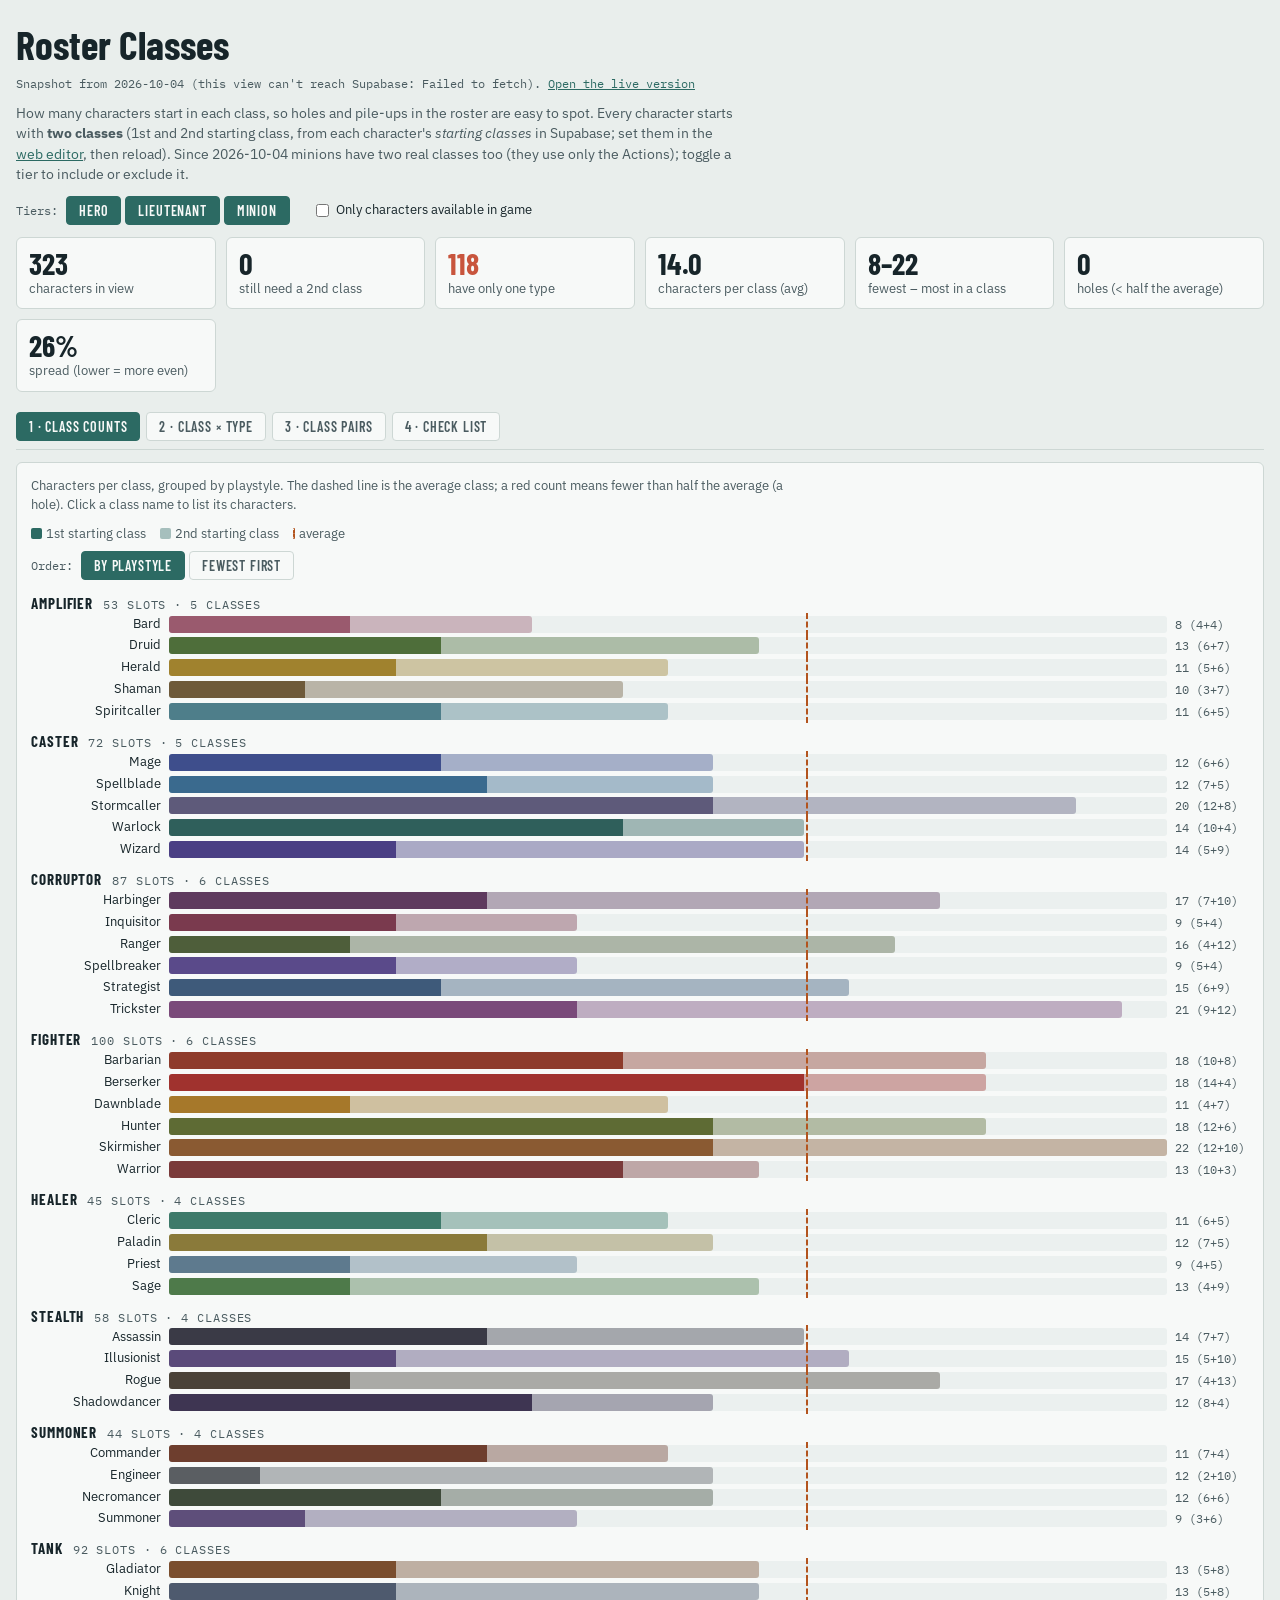
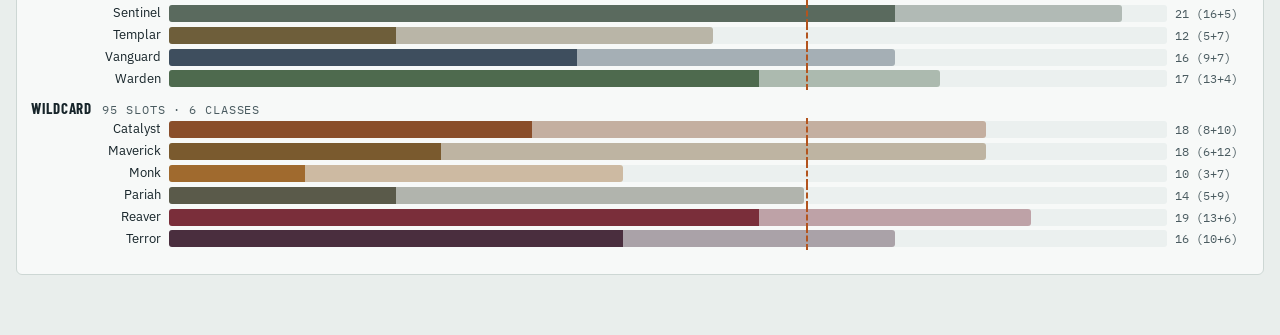
<file: roster.html>
<!doctype html>
<html lang="en"><head><meta charset="utf-8"><meta name="viewport" content="width=device-width,initial-scale=1">
<title>Roster Classes</title>
<link rel="preconnect" href="https://fonts.googleapis.com">
<link rel="stylesheet" href="https://fonts.googleapis.com/css2?family=Barlow+Condensed:wght@500;600;700&family=IBM+Plex+Sans:wght@400;500;600&family=IBM+Plex+Mono:wght@400;500&display=swap">
<style>
:root{--ground:#e9eeec;--panel:#f7f9f8;--ink:#17252a;--ink2:#4a5b60;--line:#cdd7d4;--accent:#2c6a63;--heat:44,106,99;--warn:#b3541e;--hole:#c8553d;
--display:"Barlow Condensed","Arial Narrow",sans-serif;--body:"IBM Plex Sans",system-ui,sans-serif;--mono:"IBM Plex Mono",ui-monospace,monospace;color-scheme:light}
@media (prefers-color-scheme:dark){:root:not([data-theme="light"]){--ground:#101719;--panel:#172124;--ink:#dde7e5;--ink2:#9aaeb0;--line:#2b3a3e;--accent:#6fb8ad;--heat:111,184,173;--warn:#f0a070;--hole:#e27a6a;color-scheme:dark}}
:root[data-theme="dark"]{--ground:#101719;--panel:#172124;--ink:#dde7e5;--ink2:#9aaeb0;--line:#2b3a3e;--accent:#6fb8ad;--heat:111,184,173;--warn:#f0a070;--hole:#e27a6a;color-scheme:dark}
*{box-sizing:border-box}body{margin:0;background:var(--ground);color:var(--ink);font:14px/1.45 var(--body);padding:0 16px 60px}
.wrap{max-width:1320px;margin:0 auto}h1{font:700 40px/1 var(--display);margin:24px 0 6px}.lede{color:var(--ink2);max-width:90ch;margin:6px 0 12px}
a{color:var(--accent)}
.tabs{display:flex;gap:6px;flex-wrap:wrap;border-bottom:1px solid var(--line);margin:10px 0 12px;position:sticky;top:0;background:var(--ground);padding:8px 0;z-index:5}
.tabs button,.seg button{font:600 14px var(--display);letter-spacing:.06em;text-transform:uppercase;border:1px solid var(--line);background:var(--panel);color:var(--ink2);padding:5px 12px;border-radius:4px;cursor:pointer}
.tabs button[aria-selected="true"],.seg button[aria-pressed="true"]{background:var(--accent);border-color:var(--accent);color:var(--panel)}
.seg{display:inline-flex;gap:4px;flex-wrap:wrap;align-items:center}.seg span{font:12px var(--mono);color:var(--ink2);margin-right:4px}
.controls{display:flex;flex-wrap:wrap;gap:10px 22px;margin:0 0 12px;align-items:center}
.panel{background:var(--panel);border:1px solid var(--line);border-radius:6px;padding:14px}
.note{color:var(--ink2);font-size:13px;margin:0 0 10px;max-width:95ch}.stat{font:12px var(--mono);color:var(--ink2)}
button:focus-visible,input:focus-visible{outline:2px solid var(--accent);outline-offset:2px}
.kpis{display:grid;grid-template-columns:repeat(auto-fit,minmax(170px,1fr));gap:10px;margin:0 0 12px}
.kpi{background:var(--panel);border:1px solid var(--line);border-radius:6px;padding:10px 12px}.kpi b{display:block;font:700 30px/1 var(--display)}.kpi span{font-size:12.5px;color:var(--ink2)}
.kpi.bad b{color:var(--hole)}
/* bars */
.bars{display:grid;grid-template-columns:130px 1fr 74px;gap:3px 8px;align-items:center;font-size:13px}
.bars .grp{grid-column:1/-1;font:700 15px var(--display);letter-spacing:.06em;text-transform:uppercase;margin-top:8px;display:flex;gap:10px;align-items:baseline}
.bars .lbl{text-align:right;white-space:nowrap;cursor:pointer}.bars .lbl:hover{text-decoration:underline}
.bars .track{height:17px;position:relative;background:rgba(var(--heat),.06);border-radius:3px}
.bars .fill{height:100%;display:flex;border-radius:3px;overflow:hidden}.bars .fill span{height:100%}
.bars .mean{position:absolute;top:-3px;bottom:-3px;width:0;border-left:2px dashed var(--warn)}
.bars .n{font:12px var(--mono);color:var(--ink2)}.bars .n.hole{color:var(--hole);font-weight:600}
.leg{display:flex;gap:14px;flex-wrap:wrap;font-size:12.5px;color:var(--ink2);margin:4px 0 8px}.sw{display:inline-block;width:11px;height:11px;border-radius:2px;vertical-align:-1px;margin-right:4px}
/* matrix */
.mx{overflow-x:auto}table.m{border-collapse:separate;border-spacing:2px;font:12px var(--mono)}
table.m th{font:600 12px var(--display);letter-spacing:.06em;text-transform:uppercase;color:var(--ink2);white-space:nowrap}
table.m thead th.col{writing-mode:vertical-rl;transform:rotate(180deg);height:96px;vertical-align:bottom;padding:2px 0}
table.m th.row{text-align:right;padding-right:6px}table.m th.grp{text-align:left;padding:8px 0 2px;color:var(--ink)}
table.m td{min-width:26px;height:22px;text-align:center;border-radius:3px;cursor:pointer}
table.m td.z{color:var(--hole);background:rgba(200,85,61,.07)}table.m td.sum{font-weight:600;background:none;cursor:default}
.colsw{display:inline-block;width:10px;height:10px;border-radius:2px;margin-bottom:4px}
.detail{margin-top:12px;font-size:13px}.detail h3{font:700 20px var(--display);margin:0 0 4px}.detail ul{margin:4px 0;padding-left:18px;columns:3 260px}
/* table */
table.t{border-collapse:collapse;width:100%;font-size:13px}table.t th,table.t td{text-align:left;padding:5px 8px;border-bottom:1px solid var(--line)}
table.t th{font:600 12px var(--display);letter-spacing:.08em;text-transform:uppercase;color:var(--ink2);position:sticky;top:52px;background:var(--panel)}
.miss{color:var(--hole);font-weight:600}.ok{color:var(--ink2)}
.chip{display:inline-block;font:600 11px/1 var(--display);letter-spacing:.12em;text-transform:uppercase;padding:4px 7px 3px;border-radius:3px;border:1px solid var(--c);color:var(--c);background:color-mix(in srgb,var(--c) 12%,transparent);white-space:nowrap}
.chip.t{background:var(--c);color:#fff}
@media (prefers-color-scheme:dark){:root:not([data-theme="light"]) .chip:not(.t){color:color-mix(in srgb,var(--c) 45%,#fff);border-color:color-mix(in srgb,var(--c) 55%,#fff)}}
:root[data-theme="dark"] .chip:not(.t){color:color-mix(in srgb,var(--c) 45%,#fff);border-color:color-mix(in srgb,var(--c) 55%,#fff)}
label.cb{font-size:13px;display:inline-flex;gap:4px;align-items:center}
</style></head><body><div class="wrap">
<h1>Roster Classes</h1>
<p class="stat" id="src">Loading…</p>
<p class="lede">How many characters start in each class, so holes and pile-ups in the roster are easy to spot. Every character starts with <b>two classes</b> (1st and 2nd starting class, from each character's <i>starting classes</i> in Supabase; set them in the <a href="https://patrickdev3408.github.io/phalanx-editor/">web editor</a>, then reload). Since 2026-10-04 minions have two real classes too (they use only the Actions); toggle a tier to include or exclude it.</p>
<div class="controls"><div class="seg" id="tiers"><span>Tiers:</span><button data-t="hero" aria-pressed="true">Hero</button><button data-t="lieutenant" aria-pressed="true">Lieutenant</button><button data-t="minion" aria-pressed="true">Minion</button></div>
<label class="cb"><input type="checkbox" id="kwonly"> Only characters available in game</label></div>
<div class="kpis" id="kpis"></div>
<div class="tabs" role="tablist"><button role="tab" data-v="bars" aria-selected="true">1 · Class counts</button><button role="tab" data-v="type" aria-selected="false">2 · Class × type</button><button role="tab" data-v="pairs" aria-selected="false">3 · Class pairs</button><button role="tab" data-v="list" aria-selected="false">4 · Check list</button></div>

<section id="v-bars" class="panel">
<p class="note">Characters per class, grouped by playstyle. The dashed line is the average class; a red count means fewer than half the average (a hole). Click a class name to list its characters.</p>
<div class="leg"><span><span class="sw" style="background:var(--accent)"></span>1st starting class</span><span><span class="sw" style="background:rgba(var(--heat),.4)"></span>2nd starting class</span><span><span class="sw" style="border:1px dashed var(--warn);width:0;border-width:0 0 0 2px"></span>average</span></div>
<div class="seg" id="sortby" style="margin-bottom:6px"><span>Order:</span><button data-s="ps" aria-pressed="true">By playstyle</button><button data-s="n">Fewest first</button></div>
<div class="bars" id="bars"></div><div class="detail" id="bard"></div></section>

<section id="v-type" class="panel" hidden>
<p class="note">How many characters of each type start in each class (either starting class counts). Red · = no character with that type has that class — a possible hole, or simply a combination that doesn't fit.</p>
<div class="seg" id="typeby" style="margin-bottom:8px"><span>Type:</span><button data-y="both" aria-pressed="true">Either type</button><button data-y="t1">Primary type only</button></div>
<div class="mx" id="tmx"></div><div class="detail" id="tmd"></div></section>

<section id="v-pairs" class="panel" hidden>
<p class="note">Which 1st + 2nd class combinations exist, rolled up by playstyle (row = 1st class's playstyle, column = 2nd class's). Click a cell for the characters.</p>
<div class="mx" id="pmx"></div><div class="detail" id="pmd"></div></section>

<section id="v-list" class="panel" hidden>
<p class="note">Every character in the selected tiers with its starting classes and types. Characters still missing a 2nd class (or a 2nd type) are flagged and sorted first.</p>
<div class="seg" id="listf" style="margin-bottom:8px"><span>Show:</span><button data-l="missing" aria-pressed="true">Missing something</button><button data-l="all">Everyone</button></div>
<table class="t"><thead><tr><th>ID</th><th>Character</th><th>Tier</th><th>Types</th><th>1st class</th><th>2nd class</th></tr></thead><tbody id="tl"></tbody></table></section>
</div>
<script>
const SNAP={"stamp": "2026-10-04", "colors": {"types": {"Human": "#8C6A3F", "Horde": "#A34A36", "Arcane": "#6B4FA0", "Doom": "#9C4A66", "Celestial": "#B08A2E", "Tech": "#3F7F8C", "Elderfolk": "#56804E", "Beast": "#B5602A", "Earth": "#6F6450", "Sea": "#2F6E8E", "Sky": "#4E86B0"}, "classes": {"Mage": "#3E4E8C", "Warlock": "#2F5F5B", "Stormcaller": "#5E5A7A", "Wizard": "#4A3F84", "Spellblade": "#3A6A8E", "Barbarian": "#8E3B2B", "Berserker": "#A0322E", "Dawnblade": "#A6782A", "Hunter": "#5E6B34", "Skirmisher": "#8A5A32", "Warrior": "#7A3A3A", "Gladiator": "#7A4E2E", "Knight": "#4E5A6E", "Sentinel": "#5A6A5E", "Templar": "#6E5E3A", "Vanguard": "#3E4E5E", "Warden": "#4E6A4E", "Cleric": "#3E7A6A", "Paladin": "#8A7A3A", "Priest": "#5E7A8E", "Sage": "#4E7A4A", "Bard": "#9A5A6E", "Druid": "#4E6E3A", "Herald": "#A0822E", "Shaman": "#6E5A3A", "Spiritcaller": "#4E7E8A", "Harbinger": "#5E3A5E", "Inquisitor": "#7A3A4E", "Ranger": "#4E5E3A", "Spellbreaker": "#5A4A8A", "Strategist": "#3E5A7A", "Trickster": "#7A4A7A", "Assassin": "#3A3A46", "Illusionist": "#5A4A7A", "Rogue": "#4A4238", "Shadowdancer": "#3E3552", "Commander": "#6E3E2E", "Engineer": "#5A5E62", "Necromancer": "#3E4A3A", "Summoner": "#5E4E7A", "Catalyst": "#8A4E2A", "Maverick": "#7A5A2E", "Monk": "#A06A2E", "Pariah": "#5A5A4A", "Reaver": "#7A2E3A", "Terror": "#4A2E3E", "CASTER": "#3E4E8C", "FIGHTER": "#8E3B2B", "TANK": "#4E5A6E", "HEALER": "#3E7A6A", "AMPLIFIER": "#A0822E", "CORRUPTOR": "#5E3A5E", "STEALTH": "#3A3A46", "SUMMONER": "#5E4E7A", "WILDCARD": "#8A4E2A"}}, "chars": [{"id": "318", "name": "Brannock, Tavern Bouncer", "tier": "hero", "t1": "Human", "t2": "Horde", "kw": false, "cls": "Gladiator"}, {"id": "319", "name": "Cairn Troll", "tier": "hero", "t1": "Earth", "t2": "", "kw": false, "cls": "Warden"}, {"id": "320", "name": "Oakhand", "tier": "hero", "t1": "Elderfolk", "t2": "Earth", "kw": false, "cls": "Vanguard"}, {"id": "1", "name": "Skyrend", "tier": "hero", "t1": "Sky", "t2": "", "kw": true, "cls": "Stormcaller"}, {"id": "321", "name": "Thunderback", "tier": "hero", "t1": "Beast", "t2": "", "kw": false, "cls": "Barbarian"}, {"id": "322", "name": "Riveter", "tier": "hero", "t1": "Tech", "t2": "Human", "kw": false, "cls": "Warrior"}, {"id": "262", "name": "Skaldweaver", "tier": "lieutenant", "t1": "Human", "t2": "Arcane", "kw": false, "cls": "Bard"}, {"id": "323", "name": "Krell, Bilgeboss", "tier": "hero", "t1": "Sea", "t2": "Human", "kw": false, "cls": "Sentinel"}, {"id": "2", "name": "Leshy", "tier": "hero", "t1": "Earth", "t2": "Beast", "kw": true, "cls": "Vanguard"}, {"id": "324", "name": "Grave Beadle", "tier": "lieutenant", "t1": "Doom", "t2": "", "kw": false, "cls": "Berserker"}, {"id": "325", "name": "Club Goblin", "tier": "minion", "t1": "Horde", "t2": "", "kw": false, "cls": "Barbarian"}, {"id": "3", "name": "Nhaeva", "tier": "hero", "t1": "Doom", "t2": "Human", "kw": true, "cls": "Warlock"}, {"id": "32", "name": "Morvayne", "tier": "hero", "t1": "Celestial", "t2": "Doom", "kw": true, "cls": "Trickster"}, {"id": "38", "name": "Neferakh", "tier": "hero", "t1": "Celestial", "t2": "", "kw": true, "cls": "Spellbreaker"}, {"id": "71", "name": "Brenna Tidefire", "tier": "hero", "t1": "Celestial", "t2": "Arcane", "kw": true, "cls": "Stormcaller"}, {"id": "89", "name": "Malakar Ironstride", "tier": "hero", "t1": "Celestial", "t2": "Human", "kw": true, "cls": "Warrior"}, {"id": "116", "name": "Imra Calloway", "tier": "hero", "t1": "Tech", "t2": "Human", "kw": true, "cls": "Engineer"}, {"id": "4", "name": "Fafnir", "tier": "hero", "t1": "Sky", "t2": "Earth", "kw": true, "cls": "Monk"}, {"id": "219", "name": "Malik Asharen", "tier": "hero", "t1": "Celestial", "t2": "Human", "kw": true, "cls": "Summoner"}, {"id": "227", "name": "Soen Kagemaru", "tier": "hero", "t1": "Human", "t2": "Arcane", "kw": false, "cls": "Warrior"}, {"id": "9", "name": "Ashvault", "tier": "hero", "t1": "Earth", "t2": "", "kw": true, "cls": "Maverick"}, {"id": "10", "name": "World Anvil", "tier": "hero", "t1": "Earth", "t2": "Tech", "kw": true, "cls": "Sentinel"}, {"id": "165", "name": "Miasma Wraith", "tier": "minion", "t1": "Doom", "t2": "Arcane", "kw": true, "cls": "Harbinger"}, {"id": "5", "name": "Rianduil", "tier": "hero", "t1": "Elderfolk", "t2": "Doom", "kw": true, "cls": "Catalyst"}, {"id": "265", "name": "Ironcoil", "tier": "lieutenant", "t1": "Tech", "t2": "", "kw": false, "cls": "Engineer"}, {"id": "166", "name": "Mob Enforcer", "tier": "minion", "t1": "Human", "t2": "Doom", "kw": true, "cls": "Warden"}, {"id": "14", "name": "Thyrnn", "tier": "hero", "t1": "Sky", "t2": "Horde", "kw": true, "cls": "Reaver"}, {"id": "6", "name": "Aegis Automation", "tier": "hero", "t1": "Tech", "t2": "", "kw": true, "cls": "Knight"}, {"id": "167", "name": "Gremlin", "tier": "minion", "t1": "Horde", "t2": "Tech", "kw": true, "cls": "Trickster"}, {"id": "168", "name": "Wight", "tier": "minion", "t1": "Doom", "t2": "Arcane", "kw": true, "cls": "Warlock"}, {"id": "25", "name": "Völundr", "tier": "hero", "t1": "Elderfolk", "t2": "Tech", "kw": true, "cls": "Paladin"}, {"id": "266", "name": "Korga", "tier": "lieutenant", "t1": "Horde", "t2": "Doom", "kw": false, "cls": "Skirmisher"}, {"id": "169", "name": "Skeleton Archer", "tier": "minion", "t1": "Doom", "t2": "", "kw": true, "cls": "Hunter"}, {"id": "171", "name": "Myrmidon", "tier": "minion", "t1": "Human", "t2": "", "kw": true, "cls": "Gladiator"}, {"id": "172", "name": "Grey", "tier": "minion", "t1": "Arcane", "t2": "", "kw": true, "cls": "Illusionist"}, {"id": "7", "name": "Pyraxis", "tier": "hero", "t1": "Sky", "t2": "", "kw": true, "cls": "Harbinger"}, {"id": "175", "name": "Bear", "tier": "minion", "t1": "Beast", "t2": "", "kw": true, "cls": "Barbarian"}, {"id": "8", "name": "Ezren Hollowmark", "tier": "hero", "t1": "Tech", "t2": "Human", "kw": true, "cls": "Strategist"}, {"id": "176", "name": "Tzitzimime", "tier": "minion", "t1": "Doom", "t2": "Arcane", "kw": true, "cls": "Terror"}, {"id": "177", "name": "Terracotta Soldier", "tier": "minion", "t1": "Earth", "t2": "Human", "kw": true, "cls": "Vanguard"}, {"id": "178", "name": "Skeleton Warrior", "tier": "minion", "t1": "Doom", "t2": "Human", "kw": true, "cls": "Warrior"}, {"id": "12", "name": "Aurrek Stormcrown", "tier": "hero", "t1": "Celestial", "t2": "Arcane", "kw": true, "cls": "Commander"}, {"id": "179", "name": "Imp", "tier": "minion", "t1": "Arcane", "t2": "Horde", "kw": true, "cls": "Warlock"}, {"id": "13", "name": "Orionth", "tier": "hero", "t1": "Sky", "t2": "Celestial", "kw": true, "cls": "Wizard"}, {"id": "180", "name": "Wolf", "tier": "minion", "t1": "Beast", "t2": "", "kw": true, "cls": "Rogue"}, {"id": "273", "name": "Emberguard", "tier": "lieutenant", "t1": "Tech", "t2": "", "kw": false, "cls": "Vanguard"}, {"id": "11", "name": "Grisk", "tier": "hero", "t1": "Beast", "t2": "Doom", "kw": true, "cls": "Ranger"}, {"id": "181", "name": "Harpy", "tier": "minion", "t1": "Sky", "t2": "Human", "kw": true, "cls": "Skirmisher"}, {"id": "182", "name": "Ghost", "tier": "minion", "t1": "Doom", "t2": "Arcane", "kw": true, "cls": "Terror"}, {"id": "26", "name": "Titania", "tier": "hero", "t1": "Elderfolk", "t2": "Earth", "kw": true, "cls": "Druid"}, {"id": "29", "name": "Ao", "tier": "hero", "t1": "Sea", "t2": "", "kw": true, "cls": "Warden"}, {"id": "183", "name": "Lion", "tier": "minion", "t1": "Beast", "t2": "", "kw": true, "cls": "Berserker"}, {"id": "31", "name": "Ahriman", "tier": "hero", "t1": "Doom", "t2": "Celestial", "kw": true, "cls": "Trickster"}, {"id": "184", "name": "Human Priest", "tier": "minion", "t1": "Celestial", "t2": "Human", "kw": true, "cls": "Priest"}, {"id": "275", "name": "Sythe", "tier": "lieutenant", "t1": "Beast", "t2": "", "kw": false, "cls": "Assassin"}, {"id": "15", "name": "Caelan Brightwake", "tier": "hero", "t1": "Human", "t2": "Celestial", "kw": true, "cls": "Dawnblade"}, {"id": "185", "name": "Anaconda", "tier": "minion", "t1": "Beast", "t2": "", "kw": true, "cls": "Warden"}, {"id": "186", "name": "Centaur", "tier": "minion", "t1": "Beast", "t2": "Human", "kw": true, "cls": "Hunter"}, {"id": "35", "name": "Morrowdeep", "tier": "hero", "t1": "Sea", "t2": "Horde", "kw": true, "cls": "Herald"}, {"id": "33", "name": "Kallikantzaros", "tier": "hero", "t1": "Horde", "t2": "", "kw": true, "cls": "Skirmisher"}, {"id": "187", "name": "Lich", "tier": "minion", "t1": "Arcane", "t2": "", "kw": true, "cls": "Necromancer"}, {"id": "188", "name": "Zombie", "tier": "minion", "t1": "Doom", "t2": "", "kw": true, "cls": "Barbarian"}, {"id": "189", "name": "Mini Mummy", "tier": "minion", "t1": "Doom", "t2": "Human", "kw": true, "cls": "Harbinger"}, {"id": "16", "name": "Gharuk Vargmaw", "tier": "hero", "t1": "Beast", "t2": "", "kw": true, "cls": "Barbarian"}, {"id": "191", "name": "Will-o-the-Wisp", "tier": "minion", "t1": "Arcane", "t2": "", "kw": true, "cls": "Strategist"}, {"id": "36", "name": "Thalomere the Greenthrone", "tier": "hero", "t1": "Elderfolk", "t2": "Earth", "kw": true, "cls": "Commander"}, {"id": "37", "name": "Xo", "tier": "hero", "t1": "Horde", "t2": "Celestial", "kw": true, "cls": "Vanguard"}, {"id": "192", "name": "Changeling", "tier": "minion", "t1": "Elderfolk", "t2": "Arcane", "kw": true, "cls": "Trickster"}, {"id": "39", "name": "Valorien", "tier": "hero", "t1": "Celestial", "t2": "Human", "kw": true, "cls": "Templar"}, {"id": "193", "name": "Spider", "tier": "minion", "t1": "Beast", "t2": "", "kw": true, "cls": "Rogue"}, {"id": "194", "name": "Hippogriff", "tier": "minion", "t1": "Sky", "t2": "", "kw": true, "cls": "Skirmisher"}, {"id": "41", "name": "Duke Rhazhul", "tier": "hero", "t1": "Beast", "t2": "Horde", "kw": true, "cls": "Hunter"}, {"id": "40", "name": "Thamir Gixx", "tier": "hero", "t1": "Arcane", "t2": "", "kw": true, "cls": "Shadowdancer"}, {"id": "44", "name": "Talos", "tier": "hero", "t1": "Tech", "t2": "Earth", "kw": true, "cls": "Sentinel"}, {"id": "195", "name": "Redcap", "tier": "minion", "t1": "Horde", "t2": "Doom", "kw": true, "cls": "Berserker"}, {"id": "46", "name": "Bigfoot", "tier": "hero", "t1": "Beast", "t2": "Horde", "kw": true, "cls": "Maverick"}, {"id": "64", "name": "Elder Star", "tier": "hero", "t1": "Celestial", "t2": "Arcane", "kw": true, "cls": "Mage"}, {"id": "260", "name": "Volk", "tier": "lieutenant", "t1": "Human", "t2": "Tech", "kw": false, "cls": "Hunter"}, {"id": "196", "name": "Spirit", "tier": "minion", "t1": "Doom", "t2": "Arcane", "kw": true, "cls": "Cleric"}, {"id": "43", "name": "Ilvane", "tier": "hero", "t1": "Beast", "t2": "Human", "kw": true, "cls": "Illusionist"}, {"id": "76", "name": "Xythel", "tier": "hero", "t1": "Celestial", "t2": "Elderfolk", "kw": true, "cls": "Spellbreaker"}, {"id": "78", "name": "The Ettin", "tier": "hero", "t1": "Horde", "t2": "Beast", "kw": true, "cls": "Barbarian"}, {"id": "197", "name": "Cheetah", "tier": "minion", "t1": "Beast", "t2": "", "kw": true, "cls": "Assassin"}, {"id": "198", "name": "Draugr", "tier": "minion", "t1": "Doom", "t2": "", "kw": true, "cls": "Berserker"}, {"id": "199", "name": "Carrion Beast", "tier": "minion", "t1": "Beast", "t2": "", "kw": true, "cls": "Pariah"}, {"id": "49", "name": "Sporecaller", "tier": "hero", "t1": "Earth", "t2": "", "kw": true, "cls": "Inquisitor"}, {"id": "200", "name": "Revenant", "tier": "minion", "t1": "Doom", "t2": "", "kw": true, "cls": "Gladiator"}, {"id": "17", "name": "Cyclops", "tier": "hero", "t1": "Horde", "t2": "Beast", "kw": true, "cls": "Catalyst"}, {"id": "204", "name": "Broodgrub", "tier": "minion", "t1": "Beast", "t2": "", "kw": true, "cls": "Sentinel"}, {"id": "77", "name": "Anansi", "tier": "hero", "t1": "Beast", "t2": "Human", "kw": true, "cls": "Trickster"}, {"id": "205", "name": "Duskbow", "tier": "minion", "t1": "Elderfolk", "t2": "Arcane", "kw": true, "cls": "Hunter"}, {"id": "206", "name": "Bloodmite", "tier": "minion", "t1": "Doom", "t2": "", "kw": true, "cls": "Reaver"}, {"id": "207", "name": "Tideskipper", "tier": "minion", "t1": "Sea", "t2": "", "kw": true, "cls": "Maverick"}, {"id": "208", "name": "Impling", "tier": "minion", "t1": "Doom", "t2": "", "kw": true, "cls": "Catalyst"}, {"id": "209", "name": "Emberwyrm", "tier": "minion", "t1": "Sky", "t2": "Earth", "kw": true, "cls": "Wizard"}, {"id": "50", "name": "Boudica", "tier": "hero", "t1": "Human", "t2": "", "kw": true, "cls": "Reaver"}, {"id": "210", "name": "Irondelve", "tier": "minion", "t1": "Elderfolk", "t2": "", "kw": true, "cls": "Vanguard"}, {"id": "211", "name": "Glimmer", "tier": "minion", "t1": "Arcane", "t2": "", "kw": true, "cls": "Stormcaller"}, {"id": "279", "name": "Borin", "tier": "lieutenant", "t1": "Elderfolk", "t2": "Tech", "kw": false, "cls": "Sentinel"}, {"id": "72", "name": "Trym", "tier": "hero", "t1": "Horde", "t2": "Earth", "kw": true, "cls": "Berserker"}, {"id": "212", "name": "Shardling", "tier": "minion", "t1": "Earth", "t2": "", "kw": true, "cls": "Sentinel"}, {"id": "213", "name": "Sparkcog", "tier": "minion", "t1": "Tech", "t2": "Human", "kw": true, "cls": "Maverick"}, {"id": "224", "name": "Repeater Turret", "tier": "minion", "t1": "Tech", "t2": "", "kw": false, "cls": "Hunter"}, {"id": "225", "name": "Mend-Bot Drone", "tier": "minion", "t1": "Tech", "t2": "Celestial", "kw": false, "cls": "Sage"}, {"id": "232", "name": "Rustfang", "tier": "minion", "t1": "Beast", "t2": "Tech", "kw": false, "cls": "Reaver"}, {"id": "51", "name": "Bugul Noz", "tier": "hero", "t1": "Horde", "t2": "Elderfolk", "kw": true, "cls": "Pariah"}, {"id": "284", "name": "Cindersprite", "tier": "minion", "t1": "Earth", "t2": "Arcane", "kw": false, "cls": "Mage"}, {"id": "18", "name": "Oruvai", "tier": "hero", "t1": "Celestial", "t2": "Sea", "kw": true, "cls": "Shaman"}, {"id": "285", "name": "Boglurcher", "tier": "minion", "t1": "Sea", "t2": "", "kw": false, "cls": "Barbarian"}, {"id": "19", "name": "Jotnar", "tier": "hero", "t1": "Earth", "t2": "Horde", "kw": true, "cls": "Vanguard"}, {"id": "286", "name": "Rustcrawler", "tier": "minion", "t1": "Tech", "t2": "", "kw": false, "cls": "Reaver"}, {"id": "53", "name": "Kaldrith", "tier": "hero", "t1": "Celestial", "t2": "Arcane", "kw": true, "cls": "Stormcaller"}, {"id": "288", "name": "Sporeling", "tier": "minion", "t1": "Earth", "t2": "", "kw": false, "cls": "Catalyst"}, {"id": "289", "name": "Gloomwisp", "tier": "minion", "t1": "Arcane", "t2": "Doom", "kw": false, "cls": "Illusionist"}, {"id": "291", "name": "Shockbeetle", "tier": "minion", "t1": "Tech", "t2": "", "kw": false, "cls": "Stormcaller"}, {"id": "292", "name": "Tarshambler", "tier": "minion", "t1": "Doom", "t2": "", "kw": false, "cls": "Warden"}, {"id": "293", "name": "Needleflit", "tier": "minion", "t1": "Beast", "t2": "", "kw": false, "cls": "Assassin"}, {"id": "294", "name": "Embermote", "tier": "minion", "t1": "Earth", "t2": "Arcane", "kw": false, "cls": "Wizard"}, {"id": "297", "name": "Splinterdrone", "tier": "minion", "t1": "Tech", "t2": "", "kw": false, "cls": "Maverick"}, {"id": "298", "name": "Ashfang", "tier": "minion", "t1": "Beast", "t2": "", "kw": false, "cls": "Berserker"}, {"id": "300", "name": "Sludgespit", "tier": "minion", "t1": "Doom", "t2": "", "kw": false, "cls": "Catalyst"}, {"id": "301", "name": "Clockwork Sentry", "tier": "minion", "t1": "Tech", "t2": "", "kw": false, "cls": "Sentinel"}, {"id": "302", "name": "Fungal Crawler", "tier": "minion", "t1": "Earth", "t2": "", "kw": false, "cls": "Templar"}, {"id": "303", "name": "Sparkwisp", "tier": "minion", "t1": "Arcane", "t2": "Tech", "kw": false, "cls": "Stormcaller"}, {"id": "304", "name": "Thornsnap", "tier": "minion", "t1": "Earth", "t2": "", "kw": false, "cls": "Berserker"}, {"id": "306", "name": "Carrionflit", "tier": "minion", "t1": "Beast", "t2": "", "kw": false, "cls": "Pariah"}, {"id": "307", "name": "Brinesnap", "tier": "minion", "t1": "Sea", "t2": "Beast", "kw": false, "cls": "Warrior"}, {"id": "308", "name": "Gloomeel", "tier": "minion", "t1": "Sea", "t2": "Arcane", "kw": false, "cls": "Shadowdancer"}, {"id": "309", "name": "Reefspawn", "tier": "minion", "t1": "Sea", "t2": "Beast", "kw": false, "cls": "Warrior"}, {"id": "310", "name": "Sharkling", "tier": "minion", "t1": "Sea", "t2": "", "kw": false, "cls": "Berserker"}, {"id": "311", "name": "Storm Wisp", "tier": "minion", "t1": "Sky", "t2": "Arcane", "kw": false, "cls": "Stormcaller"}, {"id": "312", "name": "Thunderbeak", "tier": "minion", "t1": "Sky", "t2": "", "kw": false, "cls": "Assassin"}, {"id": "20", "name": "Eldmar Greyhunt", "tier": "hero", "t1": "Human", "t2": "Celestial", "kw": true, "cls": "Warrior"}, {"id": "54", "name": "The Crimson Oracle", "tier": "hero", "t1": "Doom", "t2": "Arcane", "kw": true, "cls": "Cleric"}, {"id": "21", "name": "Zhaol", "tier": "hero", "t1": "Doom", "t2": "Human", "kw": true, "cls": "Necromancer"}, {"id": "22", "name": "Blightroot Colossus", "tier": "hero", "t1": "Earth", "t2": "Doom", "kw": true, "cls": "Warden"}, {"id": "55", "name": "Neheru", "tier": "hero", "t1": "Human", "t2": "Celestial", "kw": true, "cls": "Priest"}, {"id": "23", "name": "Anunnaki", "tier": "hero", "t1": "Human", "t2": "Elderfolk", "kw": true, "cls": "Spiritcaller"}, {"id": "113", "name": "Hollow Horn Riders", "tier": "lieutenant", "t1": "Elderfolk", "t2": "Doom", "kw": true, "cls": "Skirmisher"}, {"id": "24", "name": "Ymir", "tier": "hero", "t1": "Horde", "t2": "Earth", "kw": true, "cls": "Templar"}, {"id": "56", "name": "Skarnaw", "tier": "hero", "t1": "Sea", "t2": "Horde", "kw": true, "cls": "Terror"}, {"id": "27", "name": "Kaedric Unbroken", "tier": "hero", "t1": "Human", "t2": "", "kw": true, "cls": "Vanguard"}, {"id": "28", "name": "Mawrot the Many", "tier": "hero", "t1": "Beast", "t2": "Human", "kw": true, "cls": "Terror"}, {"id": "30", "name": "Aelthyr", "tier": "hero", "t1": "Elderfolk", "t2": "Celestial", "kw": true, "cls": "Spellblade"}, {"id": "57", "name": "Ginnungagap", "tier": "hero", "t1": "Arcane", "t2": "", "kw": true, "cls": "Wizard"}, {"id": "79", "name": "Minotaur", "tier": "hero", "t1": "Beast", "t2": "Human", "kw": true, "cls": "Berserker"}, {"id": "263", "name": "Marshal Vienne", "tier": "lieutenant", "t1": "Human", "t2": "Tech", "kw": false, "cls": "Commander"}, {"id": "34", "name": "Silvan Veyl", "tier": "hero", "t1": "Celestial", "t2": "Arcane", "kw": true, "cls": "Trickster"}, {"id": "264", "name": "Morrow", "tier": "lieutenant", "t1": "Doom", "t2": "Arcane", "kw": false, "cls": "Warlock"}, {"id": "80", "name": "Oberon", "tier": "hero", "t1": "Elderfolk", "t2": "Earth", "kw": true, "cls": "Bard"}, {"id": "65", "name": "Gnarlfang", "tier": "hero", "t1": "Beast", "t2": "Horde", "kw": true, "cls": "Hunter"}, {"id": "81", "name": "Blightsteel", "tier": "hero", "t1": "Tech", "t2": "Doom", "kw": true, "cls": "Spellbreaker"}, {"id": "269", "name": "Vexcor", "tier": "lieutenant", "t1": "Doom", "t2": "Human", "kw": false, "cls": "Reaver"}, {"id": "84", "name": "ThereWolf", "tier": "hero", "t1": "Beast", "t2": "Elderfolk", "kw": true, "cls": "Monk"}, {"id": "87", "name": "Urg", "tier": "hero", "t1": "Horde", "t2": "", "kw": true, "cls": "Berserker"}, {"id": "91", "name": "Leviathan", "tier": "hero", "t1": "Sea", "t2": "", "kw": true, "cls": "Sentinel"}, {"id": "42", "name": "Thyrus", "tier": "hero", "t1": "Sky", "t2": "Sea", "kw": true, "cls": "Skirmisher"}, {"id": "92", "name": "Tumorbound Behemoth", "tier": "hero", "t1": "Beast", "t2": "Doom", "kw": true, "cls": "Terror"}, {"id": "93", "name": "Blight Hag", "tier": "hero", "t1": "Doom", "t2": "Horde", "kw": true, "cls": "Shaman"}, {"id": "45", "name": "Nisse", "tier": "hero", "t1": "Elderfolk", "t2": "Human", "kw": true, "cls": "Trickster"}, {"id": "270", "name": "Kress", "tier": "lieutenant", "t1": "Sky", "t2": "", "kw": false, "cls": "Skirmisher"}, {"id": "47", "name": "Amenhetu", "tier": "hero", "t1": "Celestial", "t2": "Beast", "kw": true, "cls": "Spiritcaller"}, {"id": "48", "name": "Sythra", "tier": "hero", "t1": "Beast", "t2": "Human", "kw": true, "cls": "Assassin"}, {"id": "86", "name": "The Clurichaun", "tier": "hero", "t1": "Elderfolk", "t2": "Arcane", "kw": true, "cls": "Bard"}, {"id": "94", "name": "Gorgor the Undying", "tier": "hero", "t1": "Horde", "t2": "Celestial", "kw": true, "cls": "Gladiator"}, {"id": "98", "name": "The Black Annis Spawn", "tier": "hero", "t1": "Doom", "t2": "Arcane", "kw": true, "cls": "Rogue"}, {"id": "52", "name": "Yeti", "tier": "hero", "t1": "Beast", "t2": "Earth", "kw": true, "cls": "Barbarian"}, {"id": "90", "name": "Morbryx", "tier": "hero", "t1": "Sky", "t2": "Doom", "kw": true, "cls": "Herald"}, {"id": "99", "name": "Jörmungandr", "tier": "hero", "t1": "Sea", "t2": "", "kw": true, "cls": "Catalyst"}, {"id": "100", "name": "The Splitmind Aberrant", "tier": "hero", "t1": "Human", "t2": "", "kw": true, "cls": "Pariah"}, {"id": "102", "name": "Mal the Blackthrone", "tier": "hero", "t1": "Elderfolk", "t2": "", "kw": true, "cls": "Skirmisher"}, {"id": "104", "name": "Arachne", "tier": "hero", "t1": "Beast", "t2": "Human", "kw": true, "cls": "Shadowdancer"}, {"id": "58", "name": "Thrennwhirl", "tier": "hero", "t1": "Tech", "t2": "Sea", "kw": true, "cls": "Terror"}, {"id": "97", "name": "Worghowl", "tier": "hero", "t1": "Human", "t2": "Beast", "kw": true, "cls": "Druid"}, {"id": "59", "name": "Agni", "tier": "hero", "t1": "Arcane", "t2": "", "kw": true, "cls": "Mage"}, {"id": "60", "name": "Ishara", "tier": "hero", "t1": "Beast", "t2": "Earth", "kw": true, "cls": "Reaver"}, {"id": "61", "name": "Nephilim", "tier": "hero", "t1": "Elderfolk", "t2": "Celestial", "kw": true, "cls": "Knight"}, {"id": "62", "name": "Grim Reaper", "tier": "hero", "t1": "Doom", "t2": "", "kw": true, "cls": "Necromancer"}, {"id": "63", "name": "Orefather", "tier": "hero", "t1": "Earth", "t2": "", "kw": true, "cls": "Commander"}, {"id": "111", "name": "Corrovane", "tier": "hero", "t1": "Elderfolk", "t2": "Doom", "kw": true, "cls": "Illusionist"}, {"id": "112", "name": "Zylar", "tier": "hero", "t1": "Sea", "t2": "Celestial", "kw": true, "cls": "Ranger"}, {"id": "66", "name": "Andvari", "tier": "hero", "t1": "Elderfolk", "t2": "", "kw": true, "cls": "Reaver"}, {"id": "67", "name": "Vorhast", "tier": "hero", "t1": "Celestial", "t2": "Tech", "kw": true, "cls": "Gladiator"}, {"id": "68", "name": "Noctyrr", "tier": "hero", "t1": "Sky", "t2": "Arcane", "kw": true, "cls": "Warlock"}, {"id": "69", "name": "Sun Tzu", "tier": "hero", "t1": "Human", "t2": "Arcane", "kw": true, "cls": "Strategist"}, {"id": "70", "name": "Zyrr", "tier": "hero", "t1": "Celestial", "t2": "Elderfolk", "kw": true, "cls": "Sage"}, {"id": "114", "name": "Plaguebearer", "tier": "lieutenant", "t1": "Earth", "t2": "", "kw": true, "cls": "Spellblade"}, {"id": "115", "name": "Kaliya", "tier": "lieutenant", "t1": "Beast", "t2": "Celestial", "kw": true, "cls": "Reaver"}, {"id": "73", "name": "Sir Aldous", "tier": "hero", "t1": "Human", "t2": "", "kw": true, "cls": "Knight"}, {"id": "74", "name": "Ithrael", "tier": "hero", "t1": "Elderfolk", "t2": "Celestial", "kw": true, "cls": "Spiritcaller"}, {"id": "75", "name": "Sekhtar", "tier": "hero", "t1": "Beast", "t2": "Celestial", "kw": true, "cls": "Priest"}, {"id": "117", "name": "Fairy Knight", "tier": "lieutenant", "t1": "Elderfolk", "t2": "Human", "kw": true, "cls": "Knight"}, {"id": "118", "name": "Griffin", "tier": "lieutenant", "t1": "Sky", "t2": "", "kw": true, "cls": "Hunter"}, {"id": "119", "name": "Golem", "tier": "lieutenant", "t1": "Earth", "t2": "Horde", "kw": true, "cls": "Sentinel"}, {"id": "120", "name": "Lugh", "tier": "hero", "t1": "Human", "t2": "", "kw": true, "cls": "Harbinger"}, {"id": "121", "name": "Season Queen", "tier": "lieutenant", "t1": "Elderfolk", "t2": "", "kw": true, "cls": "Druid"}, {"id": "122", "name": "Mummy", "tier": "lieutenant", "t1": "Doom", "t2": "", "kw": true, "cls": "Summoner"}, {"id": "82", "name": "Jabir ibn Hayyan", "tier": "hero", "t1": "Elderfolk", "t2": "Human", "kw": true, "cls": "Rogue"}, {"id": "83", "name": "Kappa", "tier": "hero", "t1": "Sea", "t2": "Human", "kw": true, "cls": "Inquisitor"}, {"id": "317", "name": "Battle Standard", "tier": "minion", "t1": "Earth", "t2": "Human", "kw": true, "cls": "Herald"}, {"id": "85", "name": "Kai", "tier": "hero", "t1": "Sky", "t2": "Tech", "kw": true, "cls": "Commander"}, {"id": "123", "name": "Grendel", "tier": "lieutenant", "t1": "Horde", "t2": "", "kw": true, "cls": "Berserker"}, {"id": "124", "name": "Glynndel the Gilt", "tier": "lieutenant", "t1": "Elderfolk", "t2": "Human", "kw": true, "cls": "Trickster"}, {"id": "88", "name": "Belial", "tier": "hero", "t1": "Doom", "t2": "", "kw": true, "cls": "Warlock"}, {"id": "125", "name": "Hippocampus", "tier": "lieutenant", "t1": "Sea", "t2": "", "kw": true, "cls": "Skirmisher"}, {"id": "126", "name": "Steel Rose", "tier": "hero", "t1": "Tech", "t2": "Human", "kw": true, "cls": "Sentinel"}, {"id": "127", "name": "Chimera", "tier": "lieutenant", "t1": "Beast", "t2": "", "kw": true, "cls": "Terror"}, {"id": "128", "name": "Typhon", "tier": "lieutenant", "t1": "Elderfolk", "t2": "Celestial", "kw": true, "cls": "Terror"}, {"id": "129", "name": "Exorcist", "tier": "lieutenant", "t1": "Human", "t2": "Arcane", "kw": true, "cls": "Inquisitor"}, {"id": "130", "name": "Redcap Lord", "tier": "lieutenant", "t1": "Horde", "t2": "Doom", "kw": true, "cls": "Trickster"}, {"id": "131", "name": "High Inquisitor", "tier": "lieutenant", "t1": "Celestial", "t2": "Doom", "kw": true, "cls": "Inquisitor"}, {"id": "132", "name": "Void-Eyed Psion", "tier": "lieutenant", "t1": "Arcane", "t2": "", "kw": true, "cls": "Wizard"}, {"id": "95", "name": "Ossian Greyhold", "tier": "hero", "t1": "Celestial", "t2": "Doom", "kw": true, "cls": "Spiritcaller"}, {"id": "96", "name": "Titanboa", "tier": "hero", "t1": "Beast", "t2": "", "kw": true, "cls": "Warden"}, {"id": "134", "name": "Yan Shi’s Automaton", "tier": "lieutenant", "t1": "Tech", "t2": "Human", "kw": true, "cls": "Sentinel"}, {"id": "135", "name": "Relic Bearer", "tier": "lieutenant", "t1": "Celestial", "t2": "Tech", "kw": true, "cls": "Paladin"}, {"id": "136", "name": "Revivus", "tier": "lieutenant", "t1": "Celestial", "t2": "", "kw": true, "cls": "Cleric"}, {"id": "137", "name": "Valkyrie", "tier": "lieutenant", "t1": "Human", "t2": "Celestial", "kw": true, "cls": "Herald"}, {"id": "143", "name": "Hobgoblin", "tier": "lieutenant", "t1": "Horde", "t2": "Tech", "kw": true, "cls": "Warrior"}, {"id": "101", "name": "Rootfather", "tier": "hero", "t1": "Earth", "t2": "", "kw": true, "cls": "Paladin"}, {"id": "144", "name": "Siren", "tier": "lieutenant", "t1": "Sea", "t2": "Human", "kw": true, "cls": "Bard"}, {"id": "145", "name": "Basilisk", "tier": "lieutenant", "t1": "Beast", "t2": "", "kw": true, "cls": "Shadowdancer"}, {"id": "305", "name": "Pebbling", "tier": "minion", "t1": "Earth", "t2": "", "kw": false, "cls": "Vanguard"}, {"id": "148", "name": "Ogre", "tier": "lieutenant", "t1": "Horde", "t2": "", "kw": true, "cls": "Barbarian"}, {"id": "103", "name": "Oannes", "tier": "hero", "t1": "Sea", "t2": "Arcane", "kw": true, "cls": "Shaman"}, {"id": "146", "name": "Manticore", "tier": "lieutenant", "t1": "Beast", "t2": "", "kw": true, "cls": "Hunter"}, {"id": "147", "name": "Ironjaw Captain", "tier": "lieutenant", "t1": "Horde", "t2": "", "kw": true, "cls": "Warrior"}, {"id": "149", "name": "Sphinx", "tier": "lieutenant", "t1": "Beast", "t2": "Human", "kw": true, "cls": "Strategist"}, {"id": "106", "name": "The Furnace Widow", "tier": "hero", "t1": "Tech", "t2": "Human", "kw": true, "cls": "Catalyst"}, {"id": "105", "name": "Vulcan", "tier": "hero", "t1": "Tech", "t2": "Celestial", "kw": true, "cls": "Spellblade"}, {"id": "107", "name": "Elmbark", "tier": "hero", "t1": "Earth", "t2": "", "kw": true, "cls": "Warden"}, {"id": "108", "name": "Lamiae", "tier": "hero", "t1": "Elderfolk", "t2": "Doom", "kw": true, "cls": "Necromancer"}, {"id": "109", "name": "Liard", "tier": "hero", "t1": "Beast", "t2": "Tech", "kw": true, "cls": "Templar"}, {"id": "110", "name": "Pelagor", "tier": "hero", "t1": "Sky", "t2": "Sea", "kw": true, "cls": "Inquisitor"}, {"id": "140", "name": "Grendel’s Mother", "tier": "lieutenant", "t1": "Horde", "t2": "Arcane", "kw": true, "cls": "Reaver"}, {"id": "214", "name": "Nullmote", "tier": "minion", "t1": "Arcane", "t2": "Doom", "kw": true, "cls": "Spellbreaker"}, {"id": "141", "name": "Cerebral Warden", "tier": "lieutenant", "t1": "Arcane", "t2": "Human", "kw": true, "cls": "Warden"}, {"id": "142", "name": "Pegasus", "tier": "lieutenant", "t1": "Sky", "t2": "", "kw": true, "cls": "Stormcaller"}, {"id": "150", "name": "Serket", "tier": "lieutenant", "t1": "Beast", "t2": "Celestial", "kw": true, "cls": "Priest"}, {"id": "151", "name": "Martyr", "tier": "lieutenant", "t1": "Celestial", "t2": "Doom", "kw": true, "cls": "Cleric"}, {"id": "152", "name": "Kraken", "tier": "hero", "t1": "Sea", "t2": "", "kw": true, "cls": "Terror"}, {"id": "153", "name": "Alchemist", "tier": "lieutenant", "t1": "Arcane", "t2": "Human", "kw": true, "cls": "Catalyst"}, {"id": "154", "name": "Wraith", "tier": "lieutenant", "t1": "Doom", "t2": "Arcane", "kw": true, "cls": "Shadowdancer"}, {"id": "155", "name": "Nu", "tier": "lieutenant", "t1": "Arcane", "t2": "Human", "kw": true, "cls": "Spiritcaller"}, {"id": "158", "name": "The Hemoforge Knight", "tier": "lieutenant", "t1": "Doom", "t2": "Tech", "kw": true, "cls": "Spellblade"}, {"id": "159", "name": "Glamour Witch", "tier": "lieutenant", "t1": "Elderfolk", "t2": "Arcane", "kw": true, "cls": "Illusionist"}, {"id": "160", "name": "Wadjet", "tier": "lieutenant", "t1": "Beast", "t2": "Celestial", "kw": true, "cls": "Templar"}, {"id": "161", "name": "Scarab", "tier": "lieutenant", "t1": "Beast", "t2": "", "kw": true, "cls": "Skirmisher"}, {"id": "162", "name": "Quetzalcoatl", "tier": "hero", "t1": "Sky", "t2": "Celestial", "kw": true, "cls": "Druid"}, {"id": "163", "name": "Hydraman", "tier": "hero", "t1": "Beast", "t2": "Horde", "kw": true, "cls": "Terror"}, {"id": "164", "name": "Pactbinder", "tier": "lieutenant", "t1": "Elderfolk", "t2": "Arcane", "kw": true, "cls": "Warlock"}, {"id": "170", "name": "Magi", "tier": "minion", "t1": "Arcane", "t2": "Human", "kw": true, "cls": "Mage"}, {"id": "133", "name": "Skorpios", "tier": "lieutenant", "t1": "Beast", "t2": "Horde", "kw": true, "cls": "Druid"}, {"id": "173", "name": "Ghoul", "tier": "minion", "t1": "Doom", "t2": "", "kw": true, "cls": "Reaver"}, {"id": "138", "name": "Pheonix", "tier": "lieutenant", "t1": "Sky", "t2": "Arcane", "kw": true, "cls": "Mage"}, {"id": "139", "name": "Paladin", "tier": "lieutenant", "t1": "Celestial", "t2": "Human", "kw": true, "cls": "Paladin"}, {"id": "190", "name": "Gargoyle", "tier": "minion", "t1": "Sky", "t2": "", "kw": true, "cls": "Sentinel"}, {"id": "156", "name": "Spinewarp Brute", "tier": "lieutenant", "t1": "Beast", "t2": "", "kw": true, "cls": "Barbarian"}, {"id": "157", "name": "Rotshambler", "tier": "lieutenant", "t1": "Earth", "t2": "", "kw": true, "cls": "Warden"}, {"id": "202", "name": "Thornmaw", "tier": "hero", "t1": "Beast", "t2": "Earth", "kw": true, "cls": "Summoner"}, {"id": "174", "name": "Kobolds", "tier": "minion", "t1": "Earth", "t2": "", "kw": true, "cls": "Strategist"}, {"id": "215", "name": "Mnemorath", "tier": "hero", "t1": "Sky", "t2": "Arcane", "kw": true, "cls": "Sage"}, {"id": "216", "name": "Dawnrot", "tier": "hero", "t1": "Doom", "t2": "Earth", "kw": true, "cls": "Dawnblade"}, {"id": "217", "name": "Aethero", "tier": "hero", "t1": "Celestial", "t2": "", "kw": true, "cls": "Cleric"}, {"id": "218", "name": "Jinx", "tier": "hero", "t1": "Arcane", "t2": "Horde", "kw": true, "cls": "Assassin"}, {"id": "220", "name": "Riven", "tier": "hero", "t1": "Arcane", "t2": "Doom", "kw": true, "cls": "Mage"}, {"id": "221", "name": "Gorrath", "tier": "hero", "t1": "Human", "t2": "Beast", "kw": true, "cls": "Spellblade"}, {"id": "222", "name": "Tarruk", "tier": "hero", "t1": "Earth", "t2": "Beast", "kw": true, "cls": "Paladin"}, {"id": "226", "name": "Joan of Arc", "tier": "hero", "t1": "Human", "t2": "", "kw": false, "cls": "Paladin"}, {"id": "223", "name": "Arc Laser Turret", "tier": "minion", "t1": "Tech", "t2": "", "kw": false, "cls": "Stormcaller"}, {"id": "228", "name": "Sylvaen the Thornclad", "tier": "hero", "t1": "Elderfolk", "t2": "Earth", "kw": false, "cls": "Druid"}, {"id": "201", "name": "Hell Hound", "tier": "minion", "t1": "Beast", "t2": "Doom", "kw": true, "cls": "Berserker"}, {"id": "203", "name": "Thornsprout", "tier": "minion", "t1": "Earth", "t2": "", "kw": true, "cls": "Ranger"}, {"id": "229", "name": "Vael Mourncant", "tier": "hero", "t1": "Arcane", "t2": "Doom", "kw": false, "cls": "Warlock"}, {"id": "230", "name": "Cinderhusk", "tier": "hero", "t1": "Earth", "t2": "", "kw": false, "cls": "Berserker"}, {"id": "231", "name": "Gloomtangle", "tier": "hero", "t1": "Earth", "t2": "Doom", "kw": false, "cls": "Necromancer"}, {"id": "233", "name": "Aureth Dawnblade", "tier": "hero", "t1": "Human", "t2": "Celestial", "kw": false, "cls": "Dawnblade"}, {"id": "234", "name": "Vornhild the Stormcrowned", "tier": "hero", "t1": "Human", "t2": "Arcane", "kw": false, "cls": "Berserker"}, {"id": "236", "name": "Ravngar", "tier": "hero", "t1": "Human", "t2": "Doom", "kw": false, "cls": "Warrior"}, {"id": "237", "name": "Seraphine", "tier": "hero", "t1": "Celestial", "t2": "", "kw": false, "cls": "Harbinger"}, {"id": "240", "name": "Bjornketil Wolfsbane", "tier": "hero", "t1": "Human", "t2": "", "kw": false, "cls": "Hunter"}, {"id": "241", "name": "Morwenna", "tier": "hero", "t1": "Sea", "t2": "Arcane", "kw": false, "cls": "Stormcaller"}, {"id": "242", "name": "Galen", "tier": "hero", "t1": "Human", "t2": "Earth", "kw": false, "cls": "Ranger"}, {"id": "244", "name": "Drevan", "tier": "hero", "t1": "Arcane", "t2": "Tech", "kw": false, "cls": "Warlock"}, {"id": "245", "name": "Hisako", "tier": "hero", "t1": "Human", "t2": "Arcane", "kw": false, "cls": "Spellblade"}, {"id": "247", "name": "Nyx", "tier": "hero", "t1": "Arcane", "t2": "Human", "kw": false, "cls": "Assassin"}, {"id": "248", "name": "Thandros Goldmane", "tier": "hero", "t1": "Beast", "t2": "Elderfolk", "kw": false, "cls": "Commander"}, {"id": "249", "name": "Isolde", "tier": "hero", "t1": "Tech", "t2": "", "kw": false, "cls": "Knight"}, {"id": "250", "name": "Veyric Ashwalker", "tier": "hero", "t1": "Human", "t2": "Doom", "kw": false, "cls": "Harbinger"}, {"id": "251", "name": "Solenne", "tier": "hero", "t1": "Human", "t2": "Arcane", "kw": false, "cls": "Paladin"}, {"id": "252", "name": "Garruk Stoneheart", "tier": "hero", "t1": "Earth", "t2": "Horde", "kw": false, "cls": "Sentinel"}, {"id": "253", "name": "Anya", "tier": "hero", "t1": "Human", "t2": "", "kw": false, "cls": "Hunter"}, {"id": "254", "name": "Emrys", "tier": "hero", "t1": "Arcane", "t2": "Human", "kw": false, "cls": "Sage"}, {"id": "255", "name": "Zephyrine", "tier": "hero", "t1": "Sky", "t2": "Elderfolk", "kw": false, "cls": "Skirmisher"}, {"id": "256", "name": "Korrath Bloodmoon", "tier": "hero", "t1": "Horde", "t2": "Doom", "kw": false, "cls": "Reaver"}, {"id": "258", "name": "Holfast", "tier": "lieutenant", "t1": "Human", "t2": "Tech", "kw": false, "cls": "Warden"}, {"id": "259", "name": "Drenna", "tier": "lieutenant", "t1": "Horde", "t2": "Doom", "kw": false, "cls": "Reaver"}, {"id": "261", "name": "The Bronze Lictor", "tier": "lieutenant", "t1": "Tech", "t2": "", "kw": false, "cls": "Sentinel"}, {"id": "267", "name": "Sister Calden", "tier": "lieutenant", "t1": "Celestial", "t2": "Human", "kw": false, "cls": "Cleric"}, {"id": "268", "name": "The Pale Marshal", "tier": "lieutenant", "t1": "Doom", "t2": "Human", "kw": false, "cls": "Commander"}, {"id": "271", "name": "Quartermaster Brigg", "tier": "lieutenant", "t1": "Human", "t2": "Tech", "kw": false, "cls": "Strategist"}, {"id": "277", "name": "Mort", "tier": "lieutenant", "t1": "Doom", "t2": "Arcane", "kw": false, "cls": "Necromancer"}, {"id": "278", "name": "Houndmaster Drael", "tier": "lieutenant", "t1": "Human", "t2": "", "kw": false, "cls": "Hunter"}, {"id": "280", "name": "The Crimson Adjutant", "tier": "lieutenant", "t1": "Doom", "t2": "", "kw": false, "cls": "Warlock"}, {"id": "235", "name": "Kaelith", "tier": "hero", "t1": "Human", "t2": "Arcane", "kw": false, "cls": "Spellblade"}, {"id": "257", "name": "Liora Starweave", "tier": "hero", "t1": "Arcane", "t2": "Elderfolk", "kw": false, "cls": "Spiritcaller"}, {"id": "281", "name": "Spellbreaker", "tier": "lieutenant", "t1": "Tech", "t2": "Arcane", "kw": false, "cls": "Spellbreaker"}, {"id": "238", "name": "Ahuitzol the Rainbringer", "tier": "hero", "t1": "Arcane", "t2": "Horde", "kw": false, "cls": "Stormcaller"}, {"id": "239", "name": "Sundara", "tier": "hero", "t1": "Elderfolk", "t2": "Human", "kw": false, "cls": "Dawnblade"}, {"id": "282", "name": "Warden-Captain Osric", "tier": "lieutenant", "t1": "Human", "t2": "Tech", "kw": false, "cls": "Warden"}, {"id": "272", "name": "Frostward", "tier": "lieutenant", "t1": "Tech", "t2": "", "kw": false, "cls": "Sentinel"}, {"id": "283", "name": "Scrapskitter", "tier": "minion", "t1": "Tech", "t2": "", "kw": false, "cls": "Skirmisher"}, {"id": "287", "name": "Bonepicker", "tier": "minion", "t1": "Elderfolk", "t2": "Horde", "kw": false, "cls": "Pariah"}, {"id": "243", "name": "Xanthe", "tier": "hero", "t1": "Arcane", "t2": "Human", "kw": false, "cls": "Shadowdancer"}, {"id": "290", "name": "Tunnelgrub", "tier": "minion", "t1": "Beast", "t2": "", "kw": false, "cls": "Shadowdancer"}, {"id": "246", "name": "Caelum", "tier": "hero", "t1": "Human", "t2": "Tech", "kw": false, "cls": "Maverick"}, {"id": "274", "name": "The Gilded Enforcer", "tier": "lieutenant", "t1": "Tech", "t2": "", "kw": false, "cls": "Warden"}, {"id": "276", "name": "Stormrank", "tier": "lieutenant", "t1": "Tech", "t2": "", "kw": false, "cls": "Stormcaller"}, {"id": "299", "name": "Graverat", "tier": "minion", "t1": "Doom", "t2": "", "kw": false, "cls": "Harbinger"}, {"id": "295", "name": "Huskcrawler", "tier": "minion", "t1": "Doom", "t2": "", "kw": false, "cls": "Sentinel"}, {"id": "296", "name": "Mirehopper", "tier": "minion", "t1": "Sea", "t2": "", "kw": false, "cls": "Monk"}, {"id": "314", "name": "Corvino", "tier": "hero", "t1": "Human", "t2": "Doom", "kw": true, "cls": "Herald"}, {"id": "313", "name": "Cloud Imp", "tier": "minion", "t1": "Sky", "t2": "", "kw": false, "cls": "Trickster"}], "prog": [{"id": "165", "starting_classes": ["Harbinger", "Illusionist"]}, {"id": "166", "starting_classes": ["Warden", "Terror"]}, {"id": "167", "starting_classes": ["Trickster", "Rogue"]}, {"id": "168", "starting_classes": ["Warlock", "Reaver"]}, {"id": "169", "starting_classes": ["Hunter", "Ranger"]}, {"id": "170", "starting_classes": ["Mage", "Sage"]}, {"id": "318", "starting_classes": ["Gladiator", "Warrior"]}, {"id": "319", "starting_classes": ["Warden", "Barbarian"]}, {"id": "320", "starting_classes": ["Vanguard", "Druid"]}, {"id": "321", "starting_classes": ["Barbarian", "Vanguard"]}, {"id": "171", "starting_classes": ["Gladiator", "Vanguard"]}, {"id": "322", "starting_classes": ["Warrior", "Engineer"]}, {"id": "172", "starting_classes": ["Illusionist", "Trickster"]}, {"id": "173", "starting_classes": ["Reaver", "Berserker"]}, {"id": "174", "starting_classes": ["Strategist", "Rogue"]}, {"id": "175", "starting_classes": ["Barbarian", "Sentinel"]}, {"id": "176", "starting_classes": ["Terror", "Harbinger"]}, {"id": "2", "starting_classes": ["Vanguard", "Druid"]}, {"id": "29", "starting_classes": ["Warden", "Priest"]}, {"id": "177", "starting_classes": ["Vanguard", "Warrior"]}, {"id": "178", "starting_classes": ["Warrior", "Knight"]}, {"id": "179", "starting_classes": ["Warlock", "Trickster"]}, {"id": "180", "starting_classes": ["Rogue", "Skirmisher"]}, {"id": "181", "starting_classes": ["Skirmisher", "Terror"]}, {"id": "182", "starting_classes": ["Terror", "Illusionist"]}, {"id": "32", "starting_classes": ["Trickster", "Wizard"]}, {"id": "38", "starting_classes": ["Spellbreaker", "Templar"]}, {"id": "4", "starting_classes": ["Monk", "Barbarian"]}, {"id": "183", "starting_classes": ["Berserker", "Gladiator"]}, {"id": "184", "starting_classes": ["Priest", "Inquisitor"]}, {"id": "185", "starting_classes": ["Warden", "Strategist"]}, {"id": "186", "starting_classes": ["Hunter", "Knight"]}, {"id": "187", "starting_classes": ["Necromancer", "Warlock"]}, {"id": "262", "starting_classes": ["Bard", "Spellblade"]}, {"id": "323", "starting_classes": ["Sentinel", "Commander"]}, {"id": "324", "starting_classes": ["Berserker", "Necromancer"]}, {"id": "188", "starting_classes": ["Barbarian", "Pariah"]}, {"id": "189", "starting_classes": ["Harbinger", "Warden"]}, {"id": "190", "starting_classes": ["Sentinel", "Skirmisher"]}, {"id": "191", "starting_classes": ["Strategist", "Illusionist"]}, {"id": "192", "starting_classes": ["Trickster", "Illusionist"]}, {"id": "3", "starting_classes": ["Warlock", "Assassin"]}, {"id": "7", "starting_classes": ["Harbinger", "Mage"]}, {"id": "193", "starting_classes": ["Rogue", "Ranger"]}, {"id": "194", "starting_classes": ["Skirmisher", "Knight"]}, {"id": "195", "starting_classes": ["Berserker", "Rogue"]}, {"id": "196", "starting_classes": ["Cleric", "Terror"]}, {"id": "197", "starting_classes": ["Assassin", "Skirmisher"]}, {"id": "198", "starting_classes": ["Berserker", "Warden"]}, {"id": "71", "starting_classes": ["Stormcaller", "Mage"]}, {"id": "199", "starting_classes": ["Pariah", "Harbinger"]}, {"id": "1", "starting_classes": ["Stormcaller", "Maverick"]}, {"id": "89", "starting_classes": ["Warrior", "Knight"]}, {"id": "116", "starting_classes": ["Engineer", "Maverick"]}, {"id": "219", "starting_classes": ["Summoner", "Bard"]}, {"id": "9", "starting_classes": ["Maverick", "Sentinel"]}, {"id": "10", "starting_classes": ["Sentinel", "Engineer"]}, {"id": "265", "starting_classes": ["Engineer", "Stormcaller"]}, {"id": "14", "starting_classes": ["Reaver", "Berserker"]}, {"id": "6", "starting_classes": ["Knight", "Engineer"]}, {"id": "266", "starting_classes": ["Skirmisher", "Rogue"]}, {"id": "12", "starting_classes": ["Commander", "Stormcaller"]}, {"id": "13", "starting_classes": ["Wizard", "Inquisitor"]}, {"id": "120", "starting_classes": ["Harbinger", "Dawnblade"]}, {"id": "273", "starting_classes": ["Vanguard", "Engineer"]}, {"id": "11", "starting_classes": ["Ranger", "Rogue"]}, {"id": "26", "starting_classes": ["Druid", "Illusionist"]}, {"id": "31", "starting_classes": ["Shadowdancer", "Warlock"]}, {"id": "275", "starting_classes": ["Assassin", "Hunter"]}, {"id": "15", "starting_classes": ["Dawnblade", "Knight"]}, {"id": "35", "starting_classes": ["Herald", "Vanguard"]}, {"id": "33", "starting_classes": ["Skirmisher", "Pariah"]}, {"id": "16", "starting_classes": ["Barbarian", "Terror"]}, {"id": "36", "starting_classes": ["Commander", "Druid"]}, {"id": "37", "starting_classes": ["Vanguard", "Monk"]}, {"id": "39", "starting_classes": ["Templar", "Sage"]}, {"id": "41", "starting_classes": ["Hunter", "Assassin"]}, {"id": "40", "starting_classes": ["Shadowdancer", "Strategist"]}, {"id": "44", "starting_classes": ["Sentinel", "Spellbreaker"]}, {"id": "162", "starting_classes": ["Druid", "Stormcaller"]}, {"id": "25", "starting_classes": ["Paladin", "Engineer"]}, {"id": "260", "starting_classes": ["Hunter", "Maverick"]}, {"id": "43", "starting_classes": ["Illusionist", "Ranger"]}, {"id": "76", "starting_classes": ["Spellbreaker", "Spellblade"]}, {"id": "78", "starting_classes": ["Barbarian", "Pariah"]}, {"id": "17", "starting_classes": ["Catalyst", "Ranger"]}, {"id": "77", "starting_classes": ["Trickster", "Mage"]}, {"id": "279", "starting_classes": ["Sentinel", "Engineer"]}, {"id": "72", "starting_classes": ["Berserker", "Gladiator"]}, {"id": "51", "starting_classes": ["Pariah", "Shadowdancer"]}, {"id": "18", "starting_classes": ["Shaman", "Skirmisher"]}, {"id": "19", "starting_classes": ["Vanguard", "Barbarian"]}, {"id": "53", "starting_classes": ["Stormcaller", "Ranger"]}, {"id": "20", "starting_classes": ["Warrior", "Monk"]}, {"id": "28", "starting_classes": ["Terror", "Necromancer"]}, {"id": "5", "starting_classes": ["Catalyst", "Rogue"]}, {"id": "46", "starting_classes": ["Maverick", "Pariah"]}, {"id": "49", "starting_classes": ["Inquisitor", "Summoner"]}, {"id": "50", "starting_classes": ["Reaver", "Commander"]}, {"id": "54", "starting_classes": ["Cleric", "Harbinger"]}, {"id": "21", "starting_classes": ["Necromancer", "Herald"]}, {"id": "22", "starting_classes": ["Warden", "Summoner"]}, {"id": "55", "starting_classes": ["Priest", "Vanguard"]}, {"id": "23", "starting_classes": ["Spiritcaller", "Wizard"]}, {"id": "48", "starting_classes": ["Assassin", "Shadowdancer"]}, {"id": "200", "starting_classes": ["Gladiator", "Shadowdancer"]}, {"id": "64", "starting_classes": ["Mage", "Wizard"]}, {"id": "113", "starting_classes": ["Skirmisher", "Harbinger"]}, {"id": "24", "starting_classes": ["Templar", "Sage"]}, {"id": "56", "starting_classes": ["Terror", "Reaver"]}, {"id": "27", "starting_classes": ["Vanguard", "Warrior"]}, {"id": "30", "starting_classes": ["Spellblade", "Dawnblade"]}, {"id": "57", "starting_classes": ["Wizard", "Harbinger"]}, {"id": "79", "starting_classes": ["Berserker", "Gladiator"]}, {"id": "263", "starting_classes": ["Commander", "Bard"]}, {"id": "34", "starting_classes": ["Trickster", "Illusionist"]}, {"id": "264", "starting_classes": ["Warlock", "Necromancer"]}, {"id": "65", "starting_classes": ["Hunter", "Strategist"]}, {"id": "66", "starting_classes": ["Reaver", "Engineer"]}, {"id": "8", "starting_classes": ["Strategist", "Maverick"]}, {"id": "269", "starting_classes": ["Reaver", "Priest"]}, {"id": "87", "starting_classes": ["Berserker", "Gladiator"]}, {"id": "91", "starting_classes": ["Sentinel", "Cleric"]}, {"id": "42", "starting_classes": ["Skirmisher", "Paladin"]}, {"id": "92", "starting_classes": ["Terror", "Necromancer"]}, {"id": "45", "starting_classes": ["Trickster", "Rogue"]}, {"id": "270", "starting_classes": ["Skirmisher", "Assassin"]}, {"id": "47", "starting_classes": ["Spiritcaller", "Skirmisher"]}, {"id": "201", "starting_classes": ["Berserker", "Mage"]}, {"id": "93", "starting_classes": ["Shaman", "Catalyst"]}, {"id": "94", "starting_classes": ["Gladiator", "Reaver"]}, {"id": "52", "starting_classes": ["Barbarian", "Paladin"]}, {"id": "90", "starting_classes": ["Herald", "Dawnblade"]}, {"id": "100", "starting_classes": ["Pariah", "Illusionist"]}, {"id": "102", "starting_classes": ["Skirmisher", "Sage"]}, {"id": "203", "starting_classes": ["Ranger", "Druid"]}, {"id": "104", "starting_classes": ["Shadowdancer", "Trickster"]}, {"id": "58", "starting_classes": ["Terror", "Stormcaller"]}, {"id": "97", "starting_classes": ["Druid", "Bard"]}, {"id": "59", "starting_classes": ["Mage", "Catalyst"]}, {"id": "60", "starting_classes": ["Reaver", "Sage"]}, {"id": "61", "starting_classes": ["Knight", "Trickster"]}, {"id": "62", "starting_classes": ["Necromancer", "Spiritcaller"]}, {"id": "63", "starting_classes": ["Commander", "Herald"]}, {"id": "80", "starting_classes": ["Bard", "Illusionist"]}, {"id": "204", "starting_classes": ["Sentinel", "Reaver"]}, {"id": "81", "starting_classes": ["Spellbreaker", "Engineer"]}, {"id": "84", "starting_classes": ["Monk", "Sage"]}, {"id": "86", "starting_classes": ["Bard", "Maverick"]}, {"id": "98", "starting_classes": ["Rogue", "Ranger"]}, {"id": "99", "starting_classes": ["Catalyst", "Strategist"]}, {"id": "111", "starting_classes": ["Illusionist", "Harbinger"]}, {"id": "112", "starting_classes": ["Ranger", "Wizard"]}, {"id": "67", "starting_classes": ["Gladiator", "Cleric"]}, {"id": "205", "starting_classes": ["Hunter", "Shadowdancer"]}, {"id": "206", "starting_classes": ["Reaver", "Rogue"]}, {"id": "68", "starting_classes": ["Warlock", "Shaman"]}, {"id": "207", "starting_classes": ["Maverick", "Skirmisher"]}, {"id": "69", "starting_classes": ["Strategist", "Hunter"]}, {"id": "70", "starting_classes": ["Sage", "Templar"]}, {"id": "114", "starting_classes": ["Spellblade", "Catalyst"]}, {"id": "115", "starting_classes": ["Reaver", "Assassin"]}, {"id": "73", "starting_classes": ["Knight", "Ranger"]}, {"id": "74", "starting_classes": ["Spiritcaller", "Skirmisher"]}, {"id": "75", "starting_classes": ["Priest", "Gladiator"]}, {"id": "117", "starting_classes": ["Knight", "Strategist"]}, {"id": "118", "starting_classes": ["Hunter", "Trickster"]}, {"id": "119", "starting_classes": ["Sentinel", "Barbarian"]}, {"id": "121", "starting_classes": ["Druid", "Mage"]}, {"id": "122", "starting_classes": ["Summoner", "Spiritcaller"]}, {"id": "82", "starting_classes": ["Rogue", "Engineer"]}, {"id": "83", "starting_classes": ["Inquisitor", "Monk"]}, {"id": "85", "starting_classes": ["Commander", "Spellblade"]}, {"id": "123", "starting_classes": ["Berserker", "Pariah"]}, {"id": "124", "starting_classes": ["Trickster", "Hunter"]}, {"id": "88", "starting_classes": ["Warlock", "Harbinger"]}, {"id": "125", "starting_classes": ["Skirmisher", "Priest"]}, {"id": "126", "starting_classes": ["Sentinel", "Sage"]}, {"id": "127", "starting_classes": ["Terror", "Mage"]}, {"id": "128", "starting_classes": ["Terror", "Summoner"]}, {"id": "129", "starting_classes": ["Inquisitor", "Spellblade"]}, {"id": "130", "starting_classes": ["Trickster", "Reaver"]}, {"id": "131", "starting_classes": ["Inquisitor", "Templar"]}, {"id": "132", "starting_classes": ["Wizard", "Spellbreaker"]}, {"id": "95", "starting_classes": ["Spiritcaller", "Skirmisher"]}, {"id": "96", "starting_classes": ["Warden", "Pariah"]}, {"id": "134", "starting_classes": ["Sentinel", "Engineer"]}, {"id": "135", "starting_classes": ["Paladin", "Herald"]}, {"id": "136", "starting_classes": ["Cleric", "Sentinel"]}, {"id": "137", "starting_classes": ["Herald", "Dawnblade"]}, {"id": "143", "starting_classes": ["Warrior", "Strategist"]}, {"id": "101", "starting_classes": ["Paladin", "Druid"]}, {"id": "144", "starting_classes": ["Bard", "Illusionist"]}, {"id": "145", "starting_classes": ["Shadowdancer", "Trickster"]}, {"id": "148", "starting_classes": ["Barbarian", "Gladiator"]}, {"id": "103", "starting_classes": ["Shaman", "Skirmisher"]}, {"id": "146", "starting_classes": ["Hunter", "Terror"]}, {"id": "147", "starting_classes": ["Warrior", "Ranger"]}, {"id": "149", "starting_classes": ["Strategist", "Stormcaller"]}, {"id": "106", "starting_classes": ["Catalyst", "Ranger"]}, {"id": "105", "starting_classes": ["Spellblade", "Barbarian"]}, {"id": "107", "starting_classes": ["Warden", "Druid"]}, {"id": "108", "starting_classes": ["Necromancer", "Herald"]}, {"id": "109", "starting_classes": ["Templar", "Priest"]}, {"id": "110", "starting_classes": ["Inquisitor", "Shaman"]}, {"id": "140", "starting_classes": ["Reaver", "Dawnblade"]}, {"id": "141", "starting_classes": ["Warden", "Spellbreaker"]}, {"id": "142", "starting_classes": ["Stormcaller", "Ranger"]}, {"id": "150", "starting_classes": ["Priest", "Rogue"]}, {"id": "151", "starting_classes": ["Cleric", "Pariah"]}, {"id": "152", "starting_classes": ["Terror", "Summoner"]}, {"id": "153", "starting_classes": ["Catalyst", "Strategist"]}, {"id": "154", "starting_classes": ["Shadowdancer", "Terror"]}, {"id": "155", "starting_classes": ["Spiritcaller", "Wizard"]}, {"id": "158", "starting_classes": ["Spellblade", "Knight"]}, {"id": "159", "starting_classes": ["Illusionist", "Warlock"]}, {"id": "160", "starting_classes": ["Templar", "Catalyst"]}, {"id": "161", "starting_classes": ["Skirmisher", "Sage"]}, {"id": "163", "starting_classes": ["Terror", "Paladin"]}, {"id": "164", "starting_classes": ["Warlock", "Summoner"]}, {"id": "133", "starting_classes": ["Druid", "Rogue"]}, {"id": "138", "starting_classes": ["Mage", "Trickster"]}, {"id": "139", "starting_classes": ["Paladin", "Vanguard"]}, {"id": "156", "starting_classes": ["Barbarian", "Pariah"]}, {"id": "157", "starting_classes": ["Warden", "Necromancer"]}, {"id": "202", "starting_classes": ["Summoner", "Shaman"]}, {"id": "215", "starting_classes": ["Sage", "Templar"]}, {"id": "216", "starting_classes": ["Dawnblade", "Necromancer"]}, {"id": "217", "starting_classes": ["Cleric", "Wizard"]}, {"id": "218", "starting_classes": ["Assassin", "Maverick"]}, {"id": "220", "starting_classes": ["Mage", "Illusionist"]}, {"id": "221", "starting_classes": ["Spellblade", "Dawnblade"]}, {"id": "222", "starting_classes": ["Paladin", "Vanguard"]}, {"id": "233", "starting_classes": ["Dawnblade", "Knight"]}, {"id": "234", "starting_classes": ["Berserker", "Priest"]}, {"id": "236", "starting_classes": ["Warrior", "Ranger"]}, {"id": "223", "starting_classes": ["Stormcaller", "Spellbreaker"]}, {"id": "232", "starting_classes": ["Reaver", "Skirmisher"]}, {"id": "284", "starting_classes": ["Mage", "Catalyst"]}, {"id": "285", "starting_classes": ["Barbarian", "Warden"]}, {"id": "227", "starting_classes": ["Warrior", "Assassin"]}, {"id": "228", "starting_classes": ["Druid", "Herald"]}, {"id": "286", "starting_classes": ["Reaver", "Harbinger"]}, {"id": "287", "starting_classes": ["Pariah", "Rogue"]}, {"id": "288", "starting_classes": ["Catalyst", "Druid"]}, {"id": "229", "starting_classes": ["Warlock", "Shaman"]}, {"id": "240", "starting_classes": ["Hunter", "Trickster"]}, {"id": "241", "starting_classes": ["Stormcaller", "Shaman"]}, {"id": "242", "starting_classes": ["Ranger", "Maverick"]}, {"id": "244", "starting_classes": ["Warlock", "Spiritcaller"]}, {"id": "245", "starting_classes": ["Spellblade", "Monk"]}, {"id": "247", "starting_classes": ["Assassin", "Strategist"]}, {"id": "248", "starting_classes": ["Commander", "Knight"]}, {"id": "249", "starting_classes": ["Knight", "Trickster"]}, {"id": "250", "starting_classes": ["Harbinger", "Spiritcaller"]}, {"id": "251", "starting_classes": ["Paladin", "Templar"]}, {"id": "252", "starting_classes": ["Sentinel", "Barbarian"]}, {"id": "253", "starting_classes": ["Hunter", "Rogue"]}, {"id": "255", "starting_classes": ["Skirmisher", "Monk"]}, {"id": "256", "starting_classes": ["Reaver", "Berserker"]}, {"id": "258", "starting_classes": ["Warden", "Cleric"]}, {"id": "259", "starting_classes": ["Reaver", "Berserker"]}, {"id": "280", "starting_classes": ["Warlock", "Herald"]}, {"id": "257", "starting_classes": ["Spiritcaller", "Wizard"]}, {"id": "281", "starting_classes": ["Spellbreaker", "Gladiator"]}, {"id": "239", "starting_classes": ["Dawnblade", "Sage"]}, {"id": "282", "starting_classes": ["Warden", "Commander"]}, {"id": "243", "starting_classes": ["Shadowdancer", "Maverick"]}, {"id": "246", "starting_classes": ["Maverick", "Paladin"]}, {"id": "274", "starting_classes": ["Warden", "Inquisitor"]}, {"id": "276", "starting_classes": ["Stormcaller", "Strategist"]}, {"id": "314", "starting_classes": ["Herald", "Commander"]}, {"id": "289", "starting_classes": ["Illusionist", "Warlock"]}, {"id": "290", "starting_classes": ["Shadowdancer", "Barbarian"]}, {"id": "291", "starting_classes": ["Stormcaller", "Sentinel"]}, {"id": "292", "starting_classes": ["Warden", "Pariah"]}, {"id": "293", "starting_classes": ["Assassin", "Maverick"]}, {"id": "294", "starting_classes": ["Wizard", "Catalyst"]}, {"id": "297", "starting_classes": ["Maverick", "Hunter"]}, {"id": "298", "starting_classes": ["Berserker", "Catalyst"]}, {"id": "299", "starting_classes": ["Harbinger", "Rogue"]}, {"id": "300", "starting_classes": ["Catalyst", "Harbinger"]}, {"id": "301", "starting_classes": ["Sentinel", "Hunter"]}, {"id": "302", "starting_classes": ["Templar", "Harbinger"]}, {"id": "303", "starting_classes": ["Stormcaller", "Catalyst"]}, {"id": "304", "starting_classes": ["Berserker", "Ranger"]}, {"id": "305", "starting_classes": ["Vanguard", "Monk"]}, {"id": "306", "starting_classes": ["Pariah", "Assassin"]}, {"id": "307", "starting_classes": ["Warrior", "Sentinel"]}, {"id": "308", "starting_classes": ["Shadowdancer", "Stormcaller"]}, {"id": "309", "starting_classes": ["Warrior", "Vanguard"]}, {"id": "313", "starting_classes": ["Trickster", "Wizard"]}, {"id": "325", "starting_classes": ["Barbarian", "Trickster"]}, {"id": "230", "starting_classes": ["Berserker", "Catalyst"]}, {"id": "210", "starting_classes": ["Vanguard", "Barbarian"]}, {"id": "211", "starting_classes": ["Stormcaller", "Cleric"]}, {"id": "231", "starting_classes": ["Necromancer", "Spellblade"]}, {"id": "226", "starting_classes": ["Paladin", "Gladiator"]}, {"id": "224", "starting_classes": ["Hunter", "Maverick"]}, {"id": "225", "starting_classes": ["Sage", "Templar"]}, {"id": "317", "starting_classes": ["Herald", "Paladin"]}, {"id": "237", "starting_classes": ["Harbinger", "Bard"]}, {"id": "235", "starting_classes": ["Spellblade", "Monk"]}, {"id": "238", "starting_classes": ["Stormcaller", "Shaman"]}, {"id": "254", "starting_classes": ["Sage", "Wizard"]}, {"id": "261", "starting_classes": ["Sentinel", "Inquisitor"]}, {"id": "267", "starting_classes": ["Cleric", "Templar"]}, {"id": "268", "starting_classes": ["Commander", "Shaman"]}, {"id": "271", "starting_classes": ["Strategist", "Hunter"]}, {"id": "272", "starting_classes": ["Sentinel", "Cleric"]}, {"id": "277", "starting_classes": ["Necromancer", "Spiritcaller"]}, {"id": "278", "starting_classes": ["Hunter", "Summoner"]}, {"id": "283", "starting_classes": ["Skirmisher", "Trickster"]}, {"id": "295", "starting_classes": ["Sentinel", "Reaver"]}, {"id": "296", "starting_classes": ["Monk", "Warden"]}, {"id": "310", "starting_classes": ["Berserker", "Assassin"]}, {"id": "311", "starting_classes": ["Stormcaller", "Maverick"]}, {"id": "312", "starting_classes": ["Assassin", "Stormcaller"]}, {"id": "208", "starting_classes": ["Catalyst", "Trickster"]}, {"id": "209", "starting_classes": ["Wizard", "Dawnblade"]}, {"id": "212", "starting_classes": ["Sentinel", "Maverick"]}, {"id": "213", "starting_classes": ["Maverick", "Stormcaller"]}, {"id": "214", "starting_classes": ["Spellbreaker", "Catalyst"]}], "cls": [{"class_name": "Shaman", "ps": "AMPLIFIER"}, {"class_name": "Bard", "ps": "AMPLIFIER"}, {"class_name": "Priest", "ps": "HEALER"}, {"class_name": "Summoner", "ps": "SUMMONER"}, {"class_name": "Skirmisher", "ps": "FIGHTER"}, {"class_name": "Knight", "ps": "TANK"}, {"class_name": "Inquisitor", "ps": "CORRUPTOR"}, {"class_name": "Pariah", "ps": "WILDCARD"}, {"class_name": "Ranger", "ps": "CORRUPTOR"}, {"class_name": "Assassin", "ps": "STEALTH"}, {"class_name": "Spiritcaller", "ps": "AMPLIFIER"}, {"class_name": "Catalyst", "ps": "WILDCARD"}, {"class_name": "Stormcaller", "ps": "CASTER"}, {"class_name": "Trickster", "ps": "CORRUPTOR"}, {"class_name": "Necromancer", "ps": "SUMMONER"}, {"class_name": "Engineer", "ps": "SUMMONER"}, {"class_name": "Harbinger", "ps": "CORRUPTOR"}, {"class_name": "Minion", "ps": ""}, {"class_name": "Shadowdancer", "ps": "STEALTH"}, {"class_name": "Mage", "ps": "CASTER"}, {"class_name": "Paladin", "ps": "HEALER"}, {"class_name": "Reaver", "ps": "WILDCARD"}, {"class_name": "Dawnblade", "ps": "FIGHTER"}, {"class_name": "Gladiator", "ps": "TANK"}, {"class_name": "Monk", "ps": "WILDCARD"}, {"class_name": "Maverick", "ps": "WILDCARD"}, {"class_name": "Templar", "ps": "TANK"}, {"class_name": "Warden", "ps": "TANK"}, {"class_name": "Berserker", "ps": "FIGHTER"}, {"class_name": "Terror", "ps": "WILDCARD"}, {"class_name": "Sage", "ps": "HEALER"}, {"class_name": "Illusionist", "ps": "STEALTH"}, {"class_name": "Sentinel", "ps": "TANK"}, {"class_name": "Spellblade", "ps": "CASTER"}, {"class_name": "Strategist", "ps": "CORRUPTOR"}, {"class_name": "Rogue", "ps": "STEALTH"}, {"class_name": "Spellbreaker", "ps": "CORRUPTOR"}, {"class_name": "Cleric", "ps": "HEALER"}, {"class_name": "Warlock", "ps": "CASTER"}, {"class_name": "Wizard", "ps": "CASTER"}, {"class_name": "Barbarian", "ps": "FIGHTER"}, {"class_name": "Commander", "ps": "SUMMONER"}, {"class_name": "Druid", "ps": "AMPLIFIER"}, {"class_name": "Herald", "ps": "AMPLIFIER"}, {"class_name": "Hunter", "ps": "FIGHTER"}, {"class_name": "Vanguard", "ps": "TANK"}, {"class_name": "Warrior", "ps": "FIGHTER"}]};let RAW=SNAP;
const SB_URL="https://tnmdusfxtzgfiehclxcv.supabase.co",SB_KEY="sb_publishable_S4wKvpWCvkj-4Bres2UZvg_1SAtb8gV";
const LIVE_URL="https://patrickdev3408.github.io/phalanx-editor/roster.html";
const PSN={FIGHTER:"Fighter",CASTER:"Caster",WILDCARD:"Wildcard",TANK:"Tank",HEALER:"Healer",AMPLIFIER:"Amplifier",CORRUPTOR:"Corruptor",STEALTH:"Stealth",SUMMONER:"Summoner"};
const $=s=>document.querySelector(s);const esc=s=>String(s??"").replace(/[&<>"]/g,c=>({"&":"&amp;","<":"&lt;",">":"&gt;",'"':"&quot;"}[c]));
const chip=(k,v)=>v?`<span class="chip ${k==="type"?"t":""}" style="--c:${(k==="type"?RAW.colors.types[v]:RAW.colors.classes[v])||"#6A6258"}">${esc(v)}</span>`:"";
async function sb(p){const r=await fetch(`${SB_URL}/rest/v1/${p}`,{headers:{apikey:SB_KEY,Authorization:"Bearer "+SB_KEY,Range:"0-1999"}});if(!r.ok)throw new Error("HTTP "+r.status);return r.json()}
async function loadLive(){const [chars,prog,cls]=await Promise.all([
 sb("characters?select=id,name:data->>name,tier:data->>tier,t1:data->>type_1,t2:data->>type_2,kw:data->available_in_kw,cls:data->>class_name_char"),
 sb("character_class_progression?select=id,starting_classes"),sb("classes?select=class_name,ps:data->>primary_playstyle")]);
 return {...SNAP,chars,prog,cls}}
let tiers=new Set(["hero","lieutenant","minion"]),kwOnly=false;
function model(){const ps={};RAW.cls.forEach(c=>{if(c.class_name!=="Minion"&&c.ps)ps[c.class_name]=String(c.ps).toUpperCase()});
 const prog={};RAW.prog.forEach(p=>prog[String(p.id)]=p.starting_classes||[]);
 const chars=RAW.chars.filter(c=>tiers.has(c.tier)&&(!kwOnly||c.kw===true)).map(c=>{const sc=prog[String(c.id)];const list=(sc&&sc.length?sc:[c.cls]).filter(Boolean);
  return {id:String(c.id),name:c.name,tier:c.tier,t1:c.t1||"",t2:c.t2||"",kw:c.kw,c1:list[0]||"",c2:list[1]||"",noProg:!sc}}).sort((a,b)=>(+a.id)-(+b.id));
 const classes=Object.keys(ps).sort((a,b)=>(ps[a]+a).localeCompare(ps[b]+b));return {ps,chars,classes}}
let M;
function kpis(){const c=M.chars,n=c.length,no2=c.filter(x=>!x.c2||x.c2==="Minion").length,not2t=c.filter(x=>!x.t2).length;
 const cnt={};M.classes.forEach(k=>cnt[k]=0);c.forEach(x=>{if(cnt[x.c1]!=null)cnt[x.c1]++;if(cnt[x.c2]!=null)cnt[x.c2]++});
 const v=Object.values(cnt),mean=v.reduce((a,b)=>a+b,0)/(v.length||1),holes=Object.keys(cnt).filter(k=>cnt[k]<mean/2).length;
 const sd=Math.sqrt(v.reduce((a,b)=>a+(b-mean)**2,0)/(v.length||1));
 $("#kpis").innerHTML=[[n,"characters in view"],[no2,"still need a 2nd class",no2>0],[not2t,"have only one type",not2t>0],[mean.toFixed(1),"characters per class (avg)"],[`${Math.min(...v)}–${Math.max(...v)}`,"fewest – most in a class"],[holes,"holes (< half the average)",holes>0],[(sd/(mean||1)*100).toFixed(0)+"%","spread (lower = more even)"]]
  .map(([b,s,bad])=>`<div class="kpi ${bad?"bad":""}"><b>${b}</b><span>${s}</span></div>`).join("")}
let sortBy="ps";
function drawBars(){const c1={},c2={};M.classes.forEach(k=>{c1[k]=0;c2[k]=0});M.chars.forEach(x=>{if(c1[x.c1]!=null)c1[x.c1]++;if(c2[x.c2]!=null)c2[x.c2]++});
 const tot=k=>c1[k]+c2[k];const max=Math.max(1,...M.classes.map(tot)),mean=M.classes.reduce((a,k)=>a+tot(k),0)/(M.classes.length||1);
 let list=[...M.classes];if(sortBy==="n")list.sort((a,b)=>tot(a)-tot(b)||a.localeCompare(b));
 let h="",last="";for(const k of list){if(sortBy==="ps"&&M.ps[k]!==last){last=M.ps[k];const g=M.classes.filter(x=>M.ps[x]===last);h+=`<div class="grp">${PSN[last]||last}<span class="stat">${g.reduce((a,x)=>a+tot(x),0)} slots · ${g.length} classes</span></div>`}
  const col=RAW.colors.classes[k]||"var(--accent)";
  h+=`<span class="lbl" data-k="${esc(k)}">${esc(k)}</span><span class="track" title="${k}: ${c1[k]} as 1st · ${c2[k]} as 2nd"><span class="fill" style="width:${tot(k)/max*100}%"><span style="flex:${c1[k]};background:${col}"></span><span style="flex:${c2[k]};background:color-mix(in srgb,${col} 40%,transparent)"></span></span><span class="mean" style="left:${mean/max*100}%"></span></span><span class="n ${tot(k)<mean/2?"hole":""}">${tot(k)} <span class="stat">(${c1[k]}+${c2[k]})</span></span>`}
 $("#bars").innerHTML=h;$("#bars").querySelectorAll(".lbl").forEach(l=>l.onclick=()=>{const k=l.dataset.k;const L=M.chars.filter(x=>x.c1===k||x.c2===k);
  $("#bard").innerHTML=`<h3>${chip("class",k)} <span class="stat">${L.length} characters</span></h3><ul>`+L.map(x=>`<li>${esc(x.name)} <span class="stat">#${x.id} · ${x.c1===k?"1st":"2nd"} · ${esc(x.t1)}${x.t2?"/"+esc(x.t2):""}</span></li>`).join("")+`</ul>`;$("#bard").scrollIntoView({block:"nearest"})})}
let typeBy="both";
function heat(n,max){return n?`background:rgba(var(--heat),${(.12+.88*n/max).toFixed(2)});${n/max>.55?"color:var(--panel)":""}`:""}
function drawType(){const T=Object.keys(RAW.colors.types).sort();const cnt={};let max=1;
 for(const x of M.chars){const ts=typeBy==="t1"?[x.t1]:[...new Set([x.t1,x.t2].filter(Boolean))];for(const c of [x.c1,x.c2])if(M.ps[c])for(const t of ts){const k=c+"|"+t;cnt[k]=(cnt[k]||0)+1;max=Math.max(max,cnt[k])}}
 let h=`<table class="m"><thead><tr><th></th>`+T.map(t=>`<th class="col"><span class="colsw" style="background:${RAW.colors.types[t]}"></span> ${t}</th>`).join("")+`</tr></thead><tbody>`,last="";
 for(const c of M.classes){if(M.ps[c]!==last){last=M.ps[c];h+=`<tr><th class="grp" colspan="${T.length+1}">${PSN[last]}</th></tr>`}
  h+=`<tr><th class="row">${c}</th>`+T.map(t=>{const n=cnt[c+"|"+t]||0;return `<td class="${n?"":"z"}" style="${heat(n,max)}" data-c="${c}" data-t="${t}" title="${c} × ${t}: ${n}">${n||"·"}</td>`}).join("")+`</tr>`}
 h+=`<tr><th class="row">Total</th>`+T.map(t=>`<td class="sum">${M.classes.reduce((a,c)=>a+(cnt[c+"|"+t]||0),0)}</td>`).join("")+`</tr></tbody></table>`;
 $("#tmx").innerHTML=h;$("#tmx").querySelectorAll("td[data-c]").forEach(td=>td.onclick=()=>{const c=td.dataset.c,t=td.dataset.t;
  const L=M.chars.filter(x=>(x.c1===c||x.c2===c)&&(typeBy==="t1"?x.t1===t:(x.t1===t||x.t2===t)));
  $("#tmd").innerHTML=`<h3>${chip("class",c)} × ${chip("type",t)} <span class="stat">${L.length}</span></h3>`+(L.length?`<ul>`+L.map(x=>`<li>${esc(x.name)} <span class="stat">#${x.id}</span></li>`).join("")+`</ul>`:`<p class="stat">No character yet.</p>`)})}
function drawPairs(){const P=Object.keys(PSN);const cnt={};let max=1;for(const x of M.chars){const a=M.ps[x.c1],b=M.ps[x.c2];if(!a)continue;const k=a+"|"+(b||"—");cnt[k]=(cnt[k]||0)+1;max=Math.max(max,cnt[k])}
 const cols=[...P,"—"];let h=`<table class="m"><thead><tr><th class="row">1st ↓ · 2nd →</th>`+cols.map(p=>`<th class="col">${p==="—"?"no 2nd yet":PSN[p]}</th>`).join("")+`</tr></thead><tbody>`;
 for(const a of P){h+=`<tr><th class="row">${PSN[a]}</th>`+cols.map(b=>{const n=cnt[a+"|"+b]||0;return `<td class="${n?"":(b==="—"?"":"z")}" style="${heat(n,max)}" data-a="${a}" data-b="${b}">${n||"·"}</td>`}).join("")+`</tr>`}
 $("#pmx").innerHTML=h+`</tbody></table>`;$("#pmx").querySelectorAll("td[data-a]").forEach(td=>td.onclick=()=>{const a=td.dataset.a,b=td.dataset.b;
  const L=M.chars.filter(x=>M.ps[x.c1]===a&&((M.ps[x.c2]||"—")===b));
  $("#pmd").innerHTML=`<h3>${PSN[a]} + ${b==="—"?"no 2nd class":PSN[b]} <span class="stat">${L.length}</span></h3><ul>`+L.map(x=>`<li>${esc(x.name)} <span class="stat">${esc(x.c1)}${x.c2?" + "+esc(x.c2):""}</span></li>`).join("")+`</ul>`})}
let listF="missing";
function drawList(){let L=M.chars.map(x=>({...x,miss:(!x.c2||x.c2==="Minion"?1:0)+(!x.t2?1:0)}));if(listF==="missing")L=L.filter(x=>x.miss);L.sort((a,b)=>b.miss-a.miss||(+a.id)-(+b.id));
 $("#tl").innerHTML=L.map(x=>`<tr><td class="stat">${x.id}</td><td>${esc(x.name)}${x.kw===false?' <span class="stat">(not in game yet)</span>':""}</td><td class="stat">${x.tier}</td><td>${chip("type",x.t1)} ${x.t2?chip("type",x.t2):'<span class="miss">no 2nd type</span>'}</td><td>${chip("class",x.c1)}${x.noProg?' <span class="stat">(no progression row)</span>':""}</td><td>${x.c2&&x.c2!=="Minion"?chip("class",x.c2):'<span class="miss">missing</span>'}</td></tr>`).join("")||`<tr><td colspan="6" class="ok">Nothing missing.</td></tr>`}
function seg(id,cb,multi){document.querySelectorAll(`#${id} button`).forEach(b=>b.onclick=()=>{if(multi){b.setAttribute("aria-pressed",String(b.getAttribute("aria-pressed")!=="true"))}else document.querySelectorAll(`#${id} button`).forEach(x=>x.setAttribute("aria-pressed",String(x===b)));cb(b)})}
function drawAll(){M=model();kpis();drawBars();drawType();drawPairs();drawList()}
seg("tiers",()=>{tiers=new Set([...document.querySelectorAll("#tiers button[aria-pressed=true]")].map(b=>b.dataset.t));drawAll()},true);
$("#kwonly").onchange=e=>{kwOnly=e.target.checked;drawAll()};
seg("sortby",b=>{sortBy=b.dataset.s;drawBars()});seg("typeby",b=>{typeBy=b.dataset.y;$("#tmd").innerHTML="";drawType()});seg("listf",b=>{listF=b.dataset.l;drawList()});
document.querySelectorAll(".tabs button").forEach(b=>b.onclick=()=>{document.querySelectorAll(".tabs button").forEach(x=>x.setAttribute("aria-selected",String(x===b)));for(const v of ["bars","type","pairs","list"])$("#v-"+v).hidden=v!==b.dataset.v;try{localStorage.setItem("roster_tab",b.dataset.v)}catch(e){}});
drawAll();try{const t=(location.hash||"").slice(1)||localStorage.getItem("roster_tab");if(t)document.querySelector(`.tabs button[data-v="${t}"]`)?.click()}catch(e){}
$("#src").innerHTML=`Snapshot from ${SNAP.stamp} · trying live Supabase…`;
loadLive().then(L=>{RAW=L;drawAll();$("#src").innerHTML=`<b>Live from Supabase</b> · loaded ${new Date().toLocaleString()} · ${RAW.chars.length} characters`})
 .catch(e=>{$("#src").innerHTML=`Snapshot from ${SNAP.stamp} (this view can't reach Supabase: ${esc(e.message)}). <a href="${LIVE_URL}" target="_blank" rel="noopener">Open the live version</a>`});
</script></body></html>
</file>
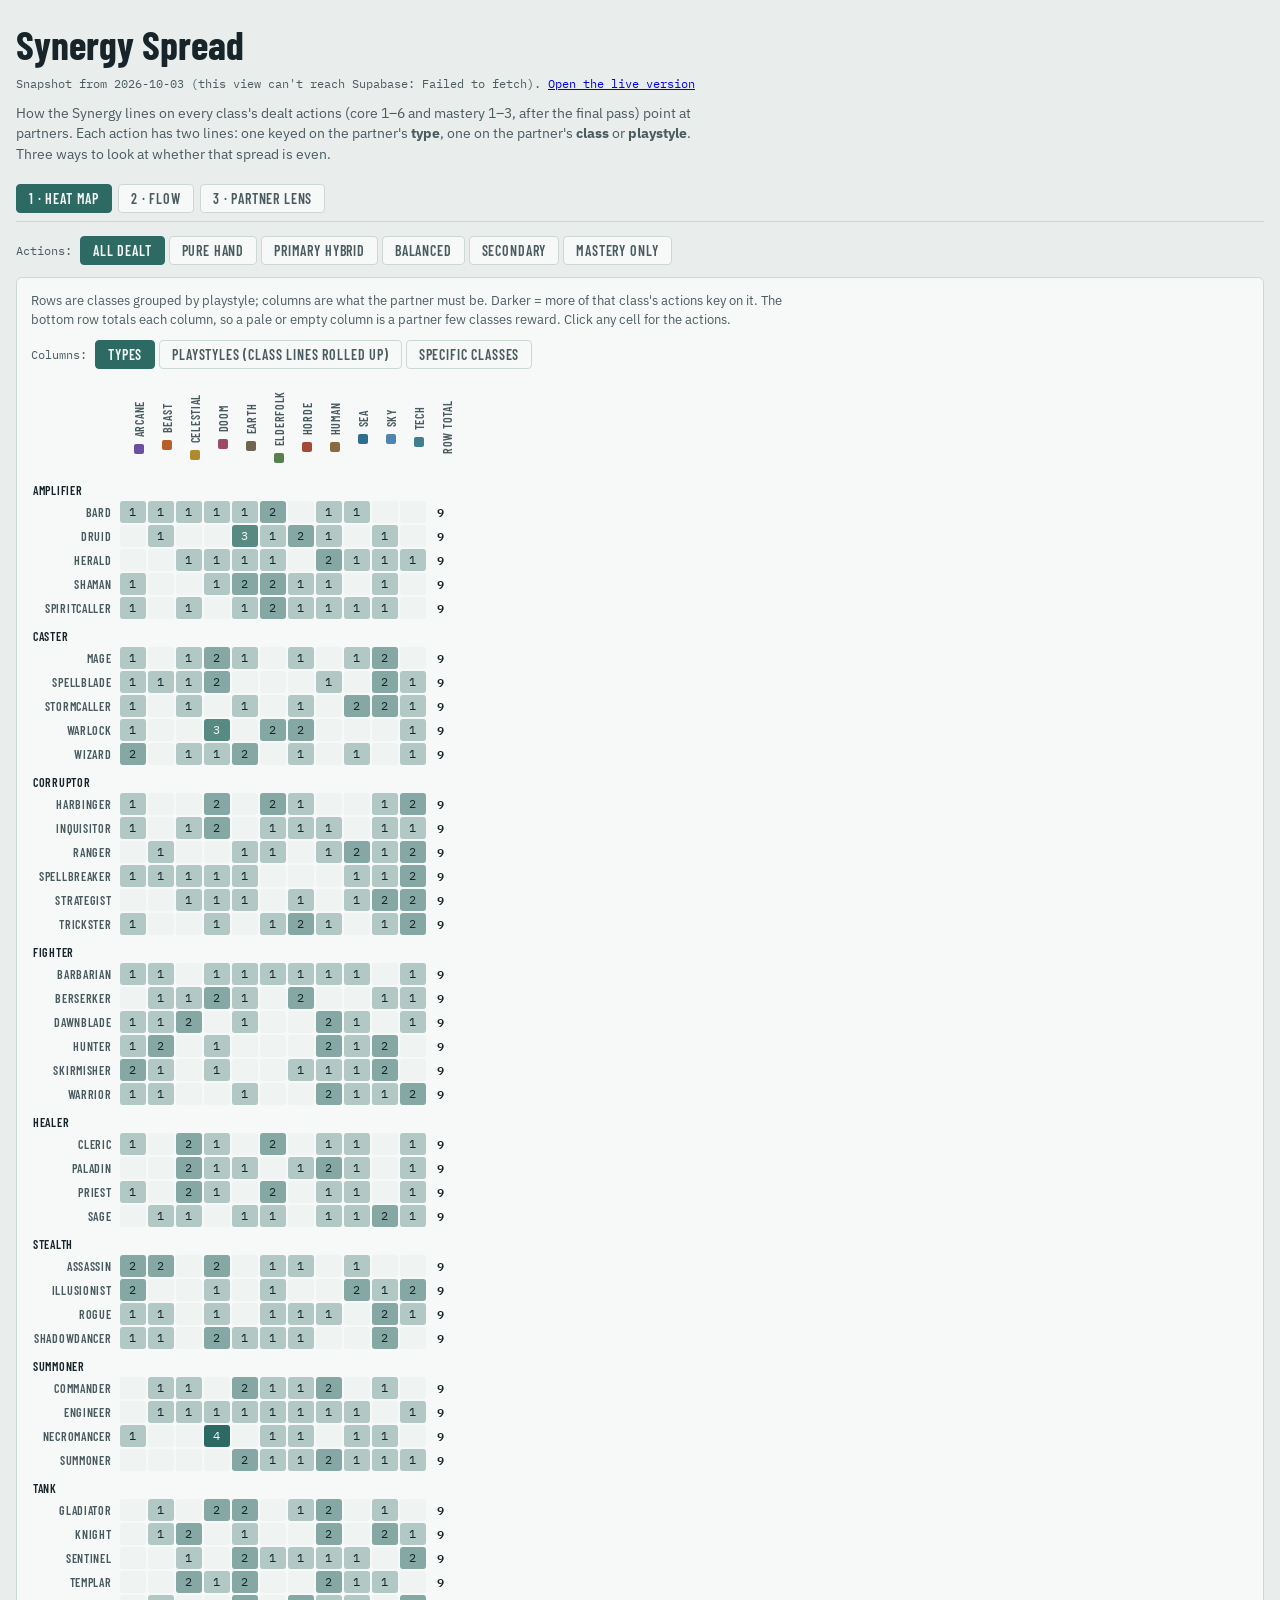
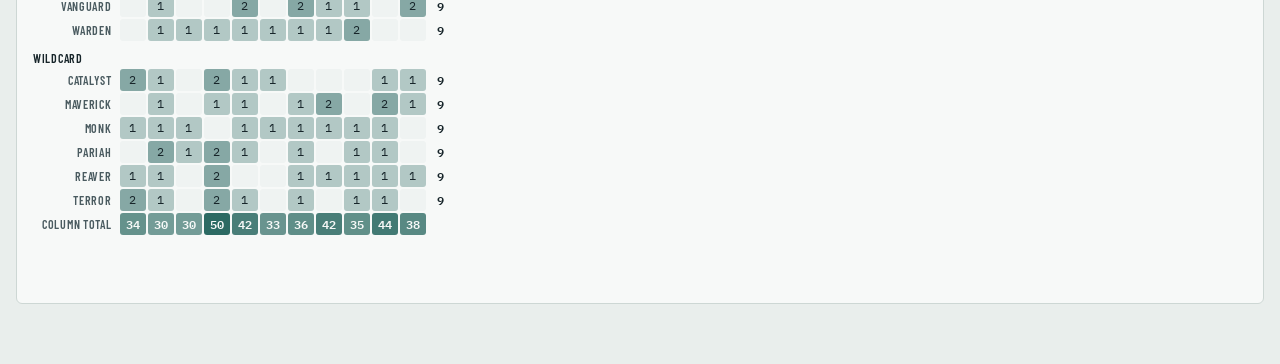
<file: spread.html>
<!doctype html>
<html lang="en"><head><meta charset="utf-8"><meta name="viewport" content="width=device-width,initial-scale=1">
<title>Synergy Spread</title>
<link rel="preconnect" href="https://fonts.googleapis.com">
<link rel="stylesheet" href="https://fonts.googleapis.com/css2?family=Barlow+Condensed:wght@500;600;700&family=IBM+Plex+Sans:wght@400;500;600&family=IBM+Plex+Mono:wght@400;500&display=swap">
<style>
:root{--ground:#e9eeec;--panel:#f7f9f8;--ink:#17252a;--ink2:#4a5b60;--line:#cdd7d4;--accent:#2c6a63;--heat:44,106,99;--warn:#b3541e;
--display:"Barlow Condensed","Arial Narrow",sans-serif;--body:"IBM Plex Sans",system-ui,sans-serif;--mono:"IBM Plex Mono",ui-monospace,monospace;color-scheme:light}
@media (prefers-color-scheme:dark){:root:not([data-theme="light"]){--ground:#101719;--panel:#172124;--ink:#dde7e5;--ink2:#9aaeb0;--line:#2b3a3e;--accent:#6fb8ad;--heat:111,184,173;--warn:#f0a070;color-scheme:dark}}
:root[data-theme="dark"]{--ground:#101719;--panel:#172124;--ink:#dde7e5;--ink2:#9aaeb0;--line:#2b3a3e;--accent:#6fb8ad;--heat:111,184,173;--warn:#f0a070;color-scheme:dark}
*{box-sizing:border-box}body{margin:0;background:var(--ground);color:var(--ink);font:14px/1.45 var(--body);padding:0 16px 60px}
.wrap{max-width:1320px;margin:0 auto}h1{font:700 40px/1 var(--display);margin:24px 0 6px}.lede{color:var(--ink2);max-width:85ch;margin:0 0 12px}
.tabs{display:flex;gap:6px;flex-wrap:wrap;border-bottom:1px solid var(--line);margin:10px 0 14px;position:sticky;top:0;background:var(--ground);padding:8px 0;z-index:5}
.tabs button,.seg button{font:600 14px var(--display);letter-spacing:.06em;text-transform:uppercase;border:1px solid var(--line);background:var(--panel);color:var(--ink2);padding:5px 12px;border-radius:4px;cursor:pointer}
.tabs button[aria-selected="true"],.seg button[aria-pressed="true"]{background:var(--accent);border-color:var(--accent);color:var(--panel)}
.seg{display:inline-flex;gap:4px;flex-wrap:wrap;align-items:center}.seg span{font:12px var(--mono);color:var(--ink2);margin-right:4px}
.controls{display:flex;flex-wrap:wrap;gap:10px 22px;margin:0 0 12px}
.panel{background:var(--panel);border:1px solid var(--line);border-radius:6px;padding:14px}
.note{color:var(--ink2);font-size:13px;margin:0 0 10px;max-width:95ch}
button:focus-visible,select:focus-visible{outline:2px solid var(--accent);outline-offset:2px}
/* matrix */
.mx{overflow-x:auto}table.m{border-collapse:separate;border-spacing:2px;font:12px var(--mono)}
table.m th{font:600 12px var(--display);letter-spacing:.06em;text-transform:uppercase;color:var(--ink2);white-space:nowrap}
table.m thead th.col{writing-mode:vertical-rl;transform:rotate(180deg);height:92px;padding:2px 0;vertical-align:bottom}
table.m th.row{text-align:right;padding-right:6px}table.m th.grp{text-align:left;padding:8px 0 2px;color:var(--ink)}
table.m td{width:26px;height:22px;text-align:center;border-radius:3px;cursor:pointer;color:var(--ink)}
table.m td.z{color:transparent;cursor:default;background:rgba(var(--heat),.04)}
table.m td.sum{font-weight:600;cursor:default;background:none}table.m tr.tot td{font-weight:600}
table.m td.gap{width:8px;background:none;cursor:default}
.colsw{display:inline-block;width:10px;height:10px;border-radius:2px;margin-bottom:4px}
.detail{margin-top:12px;min-height:40px;font-size:13px}.detail h3{font:700 20px var(--display);margin:0 0 4px}
.detail ul{margin:4px 0;padding-left:18px;columns:2 340px}
.chip{display:inline-block;font:600 11px/1 var(--display);letter-spacing:.12em;text-transform:uppercase;padding:4px 7px 3px;border-radius:3px;border:1px solid var(--c);color:var(--c);background:color-mix(in srgb,var(--c) 12%,transparent);white-space:nowrap}
.chip.t{background:var(--c);color:#fff}.chip.p{border-style:dashed}
@media (prefers-color-scheme:dark){:root:not([data-theme="light"]) .chip:not(.t){color:color-mix(in srgb,var(--c) 45%,#fff);border-color:color-mix(in srgb,var(--c) 55%,#fff)}}
:root[data-theme="dark"] .chip:not(.t){color:color-mix(in srgb,var(--c) 45%,#fff);border-color:color-mix(in srgb,var(--c) 55%,#fff)}
/* flow */
svg text{font-family:var(--body);fill:var(--ink)}svg .lab{font:600 13px var(--display);letter-spacing:.05em;text-transform:uppercase}
svg .cnt{font:11px var(--mono);fill:var(--ink2)}
.rib{fill:none;stroke-opacity:.38;transition:stroke-opacity .12s}.dim .rib{stroke-opacity:.06}.dim .rib.on{stroke-opacity:.75}
.node{cursor:pointer}
/* bars */
.bars{display:grid;grid-template-columns:150px 1fr 40px;gap:3px 8px;align-items:center;font-size:13px}
.bars .lbl{text-align:right;white-space:nowrap;overflow:hidden;text-overflow:ellipsis}.bars .track{height:16px;position:relative;background:rgba(var(--heat),.06);border-radius:3px}
.bars .fill{height:100%;border-radius:3px;display:flex}.bars .fill span{height:100%}.bars .n{font:12px var(--mono);color:var(--ink2)}
.bars .mean{position:absolute;top:-3px;bottom:-3px;width:0;border-left:2px dashed var(--warn)}
.cols2{display:grid;grid-template-columns:repeat(auto-fit,minmax(380px,1fr));gap:18px}
h2{font:700 24px var(--display);margin:0 0 6px}.leg{display:flex;gap:14px;flex-wrap:wrap;font-size:12.5px;color:var(--ink2);margin:6px 0}
select{font:14px var(--body);padding:4px 8px;border:1px solid var(--line);border-radius:4px;background:var(--panel);color:var(--ink)}
.stat{font:12px var(--mono);color:var(--ink2)}
</style></head><body><div class="wrap">
<h1>Synergy Spread</h1>
<p class="stat" id="src">Loading…</p>
<p class="lede">How the Synergy lines on every class's dealt actions (core 1–6 and mastery 1–3, after the final pass) point at partners. Each action has two lines: one keyed on the partner's <b>type</b>, one on the partner's <b>class</b> or <b>playstyle</b>. Three ways to look at whether that spread is even.</p>
<div class="tabs" role="tablist"><button role="tab" data-v="matrix" aria-selected="true">1 · Heat map</button><button role="tab" data-v="flow" aria-selected="false">2 · Flow</button><button role="tab" data-v="lens" aria-selected="false">3 · Partner lens</button></div>
<div class="controls"><div class="seg" id="slots"><span>Actions:</span><button data-s="all" aria-pressed="true">All dealt</button><button data-s="pure">Pure hand</button><button data-s="primary">Primary hybrid</button><button data-s="balanced">Balanced</button><button data-s="secondary">Secondary</button><button data-s="mastery">Mastery only</button></div></div>

<section id="v-matrix" class="panel">
<p class="note">Rows are classes grouped by playstyle; columns are what the partner must be. Darker = more of that class's actions key on it. The bottom row totals each column, so a pale or empty column is a partner few classes reward. Click any cell for the actions.</p>
<div class="seg" id="mxcols" style="margin-bottom:10px"><span>Columns:</span><button data-c="types" aria-pressed="true">Types</button><button data-c="ps">Playstyles (class lines rolled up)</button><button data-c="cls">Specific classes</button></div>
<div class="mx" id="mx"></div><div class="detail" id="mxd"></div></section>

<section id="v-flow" class="panel" hidden>
<p class="note">Left: the playstyle that owns the action. Right: what the partner must be. Ribbon width = number of lines. Hover or click a node to isolate its ribbons; click empty space to clear.</p>
<div class="seg" id="flowside" style="margin-bottom:8px"><span>Right side:</span><button data-f="type" aria-pressed="true">Partner type</button><button data-f="class">Partner class / playstyle</button></div>
<div id="flow"></div><div class="detail" id="fld"></div></section>

<section id="v-lens" class="panel" hidden>
<div class="cols2">
<div><h2>Pick a partner</h2><p class="note">Choose a partner's type and class. Each bar is how many of that class's actions get a Synergy with this partner (type line + class/playstyle line).</p>
<div class="controls"><label>Type <select id="ltype"></select></label><label>Class <select id="lcls"></select></label><span class="stat" id="lstat"></span></div>
<div class="leg"><span><span class="colsw" style="background:var(--tc)" id="lsw1"></span> type match</span><span><span class="colsw" style="background:#8a8a8a"></span> class / playstyle match</span></div>
<div class="bars" id="lbars"></div></div>
<div><h2>Who gets rewarded</h2><p class="note">For every possible partner trait, how many lines across all 46 classes key on it. The dashed line is the average for that group; bars far from it are over- or under-rewarded partners.</p>
<div class="seg" id="rwg" style="margin-bottom:8px"><span>Group:</span><button data-g="type" aria-pressed="true">Types</button><button data-g="playstyle">Playstyles</button><button data-g="class">Classes</button></div>
<div class="bars" id="rbars"></div></div></div>
</section>
</div>
<script>
const SNAP={"types": {"Human": "#8C6A3F", "Horde": "#A34A36", "Arcane": "#6B4FA0", "Doom": "#9C4A66", "Celestial": "#B08A2E", "Tech": "#3F7F8C", "Elderfolk": "#56804E", "Beast": "#B5602A", "Earth": "#6F6450", "Sea": "#2F6E8E", "Sky": "#4E86B0"}, "classes": {"Mage": "#3E4E8C", "Warlock": "#2F5F5B", "Stormcaller": "#5E5A7A", "Wizard": "#4A3F84", "Spellblade": "#3A6A8E", "Barbarian": "#8E3B2B", "Berserker": "#A0322E", "Dawnblade": "#A6782A", "Hunter": "#5E6B34", "Skirmisher": "#8A5A32", "Warrior": "#7A3A3A", "Gladiator": "#7A4E2E", "Knight": "#4E5A6E", "Sentinel": "#5A6A5E", "Templar": "#6E5E3A", "Vanguard": "#3E4E5E", "Warden": "#4E6A4E", "Cleric": "#3E7A6A", "Paladin": "#8A7A3A", "Priest": "#5E7A8E", "Sage": "#4E7A4A", "Bard": "#9A5A6E", "Druid": "#4E6E3A", "Herald": "#A0822E", "Shaman": "#6E5A3A", "Spiritcaller": "#4E7E8A", "Harbinger": "#5E3A5E", "Inquisitor": "#7A3A4E", "Ranger": "#4E5E3A", "Spellbreaker": "#5A4A8A", "Strategist": "#3E5A7A", "Trickster": "#7A4A7A", "Assassin": "#3A3A46", "Illusionist": "#5A4A7A", "Rogue": "#4A4238", "Shadowdancer": "#3E3552", "Commander": "#6E3E2E", "Engineer": "#5A5E62", "Necromancer": "#3E4A3A", "Summoner": "#5E4E7A", "Catalyst": "#8A4E2A", "Maverick": "#7A5A2E", "Monk": "#A06A2E", "Pariah": "#5A5A4A", "Reaver": "#7A2E3A", "Terror": "#4A2E3E"}, "playstyles": {"CASTER": "#3E4E8C", "FIGHTER": "#8E3B2B", "TANK": "#4E5A6E", "HEALER": "#3E7A6A", "AMPLIFIER": "#A0822E", "CORRUPTOR": "#5E3A5E", "STEALTH": "#3A3A46", "SUMMONER": "#5E4E7A", "WILDCARD": "#8A4E2A"}, "class_ps": {"Bard": "AMPLIFIER", "Druid": "AMPLIFIER", "Herald": "AMPLIFIER", "Shaman": "AMPLIFIER", "Spiritcaller": "AMPLIFIER", "Mage": "CASTER", "Spellblade": "CASTER", "Stormcaller": "CASTER", "Warlock": "CASTER", "Wizard": "CASTER", "Harbinger": "CORRUPTOR", "Inquisitor": "CORRUPTOR", "Ranger": "CORRUPTOR", "Spellbreaker": "CORRUPTOR", "Strategist": "CORRUPTOR", "Trickster": "CORRUPTOR", "Barbarian": "FIGHTER", "Berserker": "FIGHTER", "Dawnblade": "FIGHTER", "Hunter": "FIGHTER", "Skirmisher": "FIGHTER", "Warrior": "FIGHTER", "Cleric": "HEALER", "Paladin": "HEALER", "Priest": "HEALER", "Sage": "HEALER", "Assassin": "STEALTH", "Illusionist": "STEALTH", "Rogue": "STEALTH", "Shadowdancer": "STEALTH", "Commander": "SUMMONER", "Engineer": "SUMMONER", "Necromancer": "SUMMONER", "Summoner": "SUMMONER", "Gladiator": "TANK", "Knight": "TANK", "Sentinel": "TANK", "Templar": "TANK", "Vanguard": "TANK", "Warden": "TANK", "Catalyst": "WILDCARD", "Maverick": "WILDCARD", "Monk": "WILDCARD", "Pariah": "WILDCARD", "Reaver": "WILDCARD", "Terror": "WILDCARD"}, "rows": [{"cls": "Assassin", "ps": "STEALTH", "aid": "assassin_flicker_strike", "name": "Flicker Strike", "slot": "Core 1", "side": "type", "kind": "type", "value": "Beast", "then": "boost", "short": "Mark 13 (+3)"}, {"cls": "Assassin", "ps": "STEALTH", "aid": "assassin_flicker_strike", "name": "Flicker Strike", "slot": "Core 1", "side": "class", "kind": "playstyle", "value": "CORRUPTOR", "then": "power", "short": "PL 13 (+3)"}, {"cls": "Assassin", "ps": "STEALTH", "aid": "assassin_shadowstep", "name": "Shadowstep", "slot": "Core 2", "side": "type", "kind": "type", "value": "Arcane", "then": "power", "short": "PL 16 (+3)"}, {"cls": "Assassin", "ps": "STEALTH", "aid": "assassin_shadowstep", "name": "Shadowstep", "slot": "Core 2", "side": "class", "kind": "class", "value": "Spellblade", "then": "effect", "short": "You: SpcDef +10 · 1t"}, {"cls": "Assassin", "ps": "STEALTH", "aid": "assassin_assassinate", "name": "Silent Assassinate", "slot": "Core 3", "side": "type", "kind": "type", "value": "Doom", "then": "power", "short": "PL 31 (+4)"}, {"cls": "Assassin", "ps": "STEALTH", "aid": "assassin_assassinate", "name": "Silent Assassinate", "slot": "Core 3", "side": "class", "kind": "class", "value": "Ranger", "then": "effect", "short": "You: Crit +15 · 1t"}, {"cls": "Assassin", "ps": "STEALTH", "aid": "assassin_hamstring", "name": "Silent Hamstring", "slot": "Core 4", "side": "type", "kind": "type", "value": "Sea", "then": "boost", "short": "Speed −35 (+5)"}, {"cls": "Assassin", "ps": "STEALTH", "aid": "assassin_hamstring", "name": "Silent Hamstring", "slot": "Core 4", "side": "class", "kind": "class", "value": "Strategist", "then": "boost", "short": "Def −25 (+5)"}, {"cls": "Assassin", "ps": "STEALTH", "aid": "assassin_ambush", "name": "Ambush", "slot": "Core 5", "side": "type", "kind": "type", "value": "Horde", "then": "power", "short": "PL 16 (+3)"}, {"cls": "Assassin", "ps": "STEALTH", "aid": "assassin_ambush", "name": "Ambush", "slot": "Core 5", "side": "class", "kind": "class", "value": "Hunter", "then": "effect", "short": "Target: Def −10 · 1t"}, {"cls": "Assassin", "ps": "STEALTH", "aid": "assassin_deaths_mark", "name": "Death's Mark", "slot": "Core 6", "side": "type", "kind": "type", "value": "Doom", "then": "boost", "short": "Curse 25 (+5)"}, {"cls": "Assassin", "ps": "STEALTH", "aid": "assassin_deaths_mark", "name": "Death's Mark", "slot": "Core 6", "side": "class", "kind": "playstyle", "value": "CORRUPTOR", "then": "boost", "short": "Mark 33 (+3)"}, {"cls": "Assassin", "ps": "STEALTH", "aid": "assassin_mastery_1", "name": "Killing Whisper I", "slot": "Mastery 1", "side": "type", "kind": "type", "value": "Beast", "then": "power", "short": "PL 19 (+3)"}, {"cls": "Assassin", "ps": "STEALTH", "aid": "assassin_mastery_1", "name": "Killing Whisper I", "slot": "Mastery 1", "side": "class", "kind": "class", "value": "Ranger", "then": "power", "short": "PL 19 (+3)"}, {"cls": "Assassin", "ps": "STEALTH", "aid": "assassin_mastery_2", "name": "Price on Their Head II", "slot": "Mastery 2", "side": "type", "kind": "type", "value": "Elderfolk", "then": "boost", "short": "Curse 30 (+5)"}, {"cls": "Assassin", "ps": "STEALTH", "aid": "assassin_mastery_2", "name": "Price on Their Head II", "slot": "Mastery 2", "side": "class", "kind": "playstyle", "value": "CORRUPTOR", "then": "boost", "short": "Mark 35 (+5)"}, {"cls": "Assassin", "ps": "STEALTH", "aid": "assassin_mastery_3", "name": "Executioner's Eclipse III", "slot": "Mastery 3", "side": "type", "kind": "type", "value": "Arcane", "then": "boost", "short": "You: Dodge +45 (+5)"}, {"cls": "Assassin", "ps": "STEALTH", "aid": "assassin_mastery_3", "name": "Executioner's Eclipse III", "slot": "Mastery 3", "side": "class", "kind": "playstyle", "value": "TANK", "then": "power", "short": "PL 39 (+4)"}, {"cls": "Barbarian", "ps": "FIGHTER", "aid": "barbarian_cleaving_blow", "name": "Cleaving Blow", "slot": "Core 1", "side": "type", "kind": "type", "value": "Horde", "then": "power", "short": "PL 13 (+3)"}, {"cls": "Barbarian", "ps": "FIGHTER", "aid": "barbarian_cleaving_blow", "name": "Cleaving Blow", "slot": "Core 1", "side": "class", "kind": "playstyle", "value": "HEALER", "then": "power", "short": "PL 13 (+3)"}, {"cls": "Barbarian", "ps": "FIGHTER", "aid": "barbarian_crushing_overhead", "name": "Crushing Overhead", "slot": "Core 2", "side": "type", "kind": "type", "value": "Earth", "then": "power", "short": "PL 20 (+3)"}, {"cls": "Barbarian", "ps": "FIGHTER", "aid": "barbarian_crushing_overhead", "name": "Crushing Overhead", "slot": "Core 2", "side": "class", "kind": "playstyle", "value": "CORRUPTOR", "then": "boost", "short": "Def −20 (+5)"}, {"cls": "Barbarian", "ps": "FIGHTER", "aid": "barbarian_whirlwind", "name": "Brutal Whirlwind", "slot": "Core 3", "side": "type", "kind": "type", "value": "Sea", "then": "effect", "short": "Target: Speed −10 · 1t"}, {"cls": "Barbarian", "ps": "FIGHTER", "aid": "barbarian_whirlwind", "name": "Brutal Whirlwind", "slot": "Core 3", "side": "class", "kind": "playstyle", "value": "TANK", "then": "effect", "short": "Partner: Shield 3 · 2t"}, {"cls": "Barbarian", "ps": "FIGHTER", "aid": "barbarian_reign_of_terror", "name": "Reign of Terror", "slot": "Core 4", "side": "type", "kind": "type", "value": "Doom", "then": "boost", "short": "Atk −35 (+5)"}, {"cls": "Barbarian", "ps": "FIGHTER", "aid": "barbarian_reign_of_terror", "name": "Reign of Terror", "slot": "Core 4", "side": "class", "kind": "playstyle", "value": "CORRUPTOR", "then": "boost", "short": "SpcAtk −35 (+5)"}, {"cls": "Barbarian", "ps": "FIGHTER", "aid": "barbarian_wide_cleave", "name": "Wide Cleave", "slot": "Core 5", "side": "type", "kind": "type", "value": "Human", "then": "power", "short": "PL 11 (+3)"}, {"cls": "Barbarian", "ps": "FIGHTER", "aid": "barbarian_wide_cleave", "name": "Wide Cleave", "slot": "Core 5", "side": "class", "kind": "playstyle", "value": "AMPLIFIER", "then": "boost", "short": "Atk −20 (+5)"}, {"cls": "Barbarian", "ps": "FIGHTER", "aid": "barbarian_savage_bellow", "name": "Savage Bellow", "slot": "Core 6", "side": "type", "kind": "type", "value": "Arcane", "then": "boost", "short": "SpcAtk −25 (+5)"}, {"cls": "Barbarian", "ps": "FIGHTER", "aid": "barbarian_savage_bellow", "name": "Savage Bellow", "slot": "Core 6", "side": "class", "kind": "playstyle", "value": "CASTER", "then": "effect", "short": "Partner: SpcAtk +10 · 1t"}, {"cls": "Barbarian", "ps": "FIGHTER", "aid": "barbarian_mastery_2", "name": "Blood-Debt Bellow II", "slot": "Mastery 1", "side": "type", "kind": "type", "value": "Elderfolk", "then": "boost", "short": "You: Thorns 35 (+5)"}, {"cls": "Barbarian", "ps": "FIGHTER", "aid": "barbarian_mastery_2", "name": "Blood-Debt Bellow II", "slot": "Mastery 1", "side": "class", "kind": "playstyle", "value": "HEALER", "then": "boost", "short": "You: Rage 65 (+5)"}, {"cls": "Barbarian", "ps": "FIGHTER", "aid": "barbarian_mastery_1", "name": "Grudgebreaker I", "slot": "Mastery 2", "side": "type", "kind": "type", "value": "Tech", "then": "boost", "short": "Def −20 (+5)"}, {"cls": "Barbarian", "ps": "FIGHTER", "aid": "barbarian_mastery_1", "name": "Grudgebreaker I", "slot": "Mastery 2", "side": "class", "kind": "playstyle", "value": "TANK", "then": "power", "short": "PL 17 (+3)"}, {"cls": "Barbarian", "ps": "FIGHTER", "aid": "barbarian_mastery_3", "name": "Wrath Unchained III", "slot": "Mastery 3", "side": "type", "kind": "type", "value": "Beast", "then": "power", "short": "PL 36 (+4)"}, {"cls": "Barbarian", "ps": "FIGHTER", "aid": "barbarian_mastery_3", "name": "Wrath Unchained III", "slot": "Mastery 3", "side": "class", "kind": "playstyle", "value": "AMPLIFIER", "then": "effect", "short": "You: Def +10 · 1t"}, {"cls": "Bard", "ps": "AMPLIFIER", "aid": "bard_discordant_note", "name": "Discordant Note", "slot": "Core 1", "side": "type", "kind": "type", "value": "Arcane", "then": "power", "short": "PL 10 (+2)"}, {"cls": "Bard", "ps": "AMPLIFIER", "aid": "bard_discordant_note", "name": "Discordant Note", "slot": "Core 1", "side": "class", "kind": "playstyle", "value": "CASTER", "then": "boost", "short": "SpcDef −15 (+5)"}, {"cls": "Bard", "ps": "AMPLIFIER", "aid": "bard_aria_of_power", "name": "Aria of Power", "slot": "Core 2", "side": "type", "kind": "type", "value": "Elderfolk", "then": "boost", "short": "You: ArcaneCry 25 (+5)"}, {"cls": "Bard", "ps": "AMPLIFIER", "aid": "bard_aria_of_power", "name": "Aria of Power", "slot": "Core 2", "side": "class", "kind": "class", "value": "Mage", "then": "effect", "short": "Partner: SpcAtk +10 · 1t"}, {"cls": "Bard", "ps": "AMPLIFIER", "aid": "bard_grand_finale", "name": "Grand Finale", "slot": "Core 3", "side": "type", "kind": "type", "value": "Doom", "then": "power", "short": "PL 16 (+3)"}, {"cls": "Bard", "ps": "AMPLIFIER", "aid": "bard_grand_finale", "name": "Grand Finale", "slot": "Core 3", "side": "class", "kind": "playstyle", "value": "FIGHTER", "then": "boost", "short": "You: Tailwind 30 (+5)"}, {"cls": "Bard", "ps": "AMPLIFIER", "aid": "bard_dirge_of_weakness", "name": "Dirge of Weakness", "slot": "Core 4", "side": "type", "kind": "type", "value": "Sea", "then": "effect", "short": "Target: Speed −10 · 1t"}, {"cls": "Bard", "ps": "AMPLIFIER", "aid": "bard_dirge_of_weakness", "name": "Dirge of Weakness", "slot": "Core 4", "side": "class", "kind": "playstyle", "value": "TANK", "then": "boost", "short": "Atk −25 (+5)"}, {"cls": "Bard", "ps": "AMPLIFIER", "aid": "bard_rising_crescendo", "name": "Rising Crescendo", "slot": "Core 5", "side": "type", "kind": "type", "value": "Earth", "then": "boost", "short": "You: Bulwark 23 (+5)"}, {"cls": "Bard", "ps": "AMPLIFIER", "aid": "bard_rising_crescendo", "name": "Rising Crescendo", "slot": "Core 5", "side": "class", "kind": "playstyle", "value": "HEALER", "then": "effect", "short": "Partner: Shield 4 · 2t"}, {"cls": "Bard", "ps": "AMPLIFIER", "aid": "bard_song_of_valor", "name": "Song of Valor", "slot": "Core 6", "side": "type", "kind": "type", "value": "Beast", "then": "boost", "short": "You: Perception 23 (+5)"}, {"cls": "Bard", "ps": "AMPLIFIER", "aid": "bard_song_of_valor", "name": "Song of Valor", "slot": "Core 6", "side": "class", "kind": "playstyle", "value": "STEALTH", "then": "effect", "short": "Partner: Crit +10 · 1t"}, {"cls": "Bard", "ps": "AMPLIFIER", "aid": "bard_mastery_1", "name": "Standing Ovation I", "slot": "Mastery 1", "side": "type", "kind": "type", "value": "Celestial", "then": "effect", "short": "Partner: Shield 4 · 2t"}, {"cls": "Bard", "ps": "AMPLIFIER", "aid": "bard_mastery_1", "name": "Standing Ovation I", "slot": "Mastery 1", "side": "class", "kind": "playstyle", "value": "WILDCARD", "then": "boost", "short": "Speed +25 (+5)"}, {"cls": "Bard", "ps": "AMPLIFIER", "aid": "bard_mastery_2", "name": "Battle Ballad II", "slot": "Mastery 2", "side": "type", "kind": "type", "value": "Human", "then": "boost", "short": "Atk +30 (+5)"}, {"cls": "Bard", "ps": "AMPLIFIER", "aid": "bard_mastery_2", "name": "Battle Ballad II", "slot": "Mastery 2", "side": "class", "kind": "class", "value": "Hunter", "then": "boost", "short": "Crit +25 (+5)"}, {"cls": "Bard", "ps": "AMPLIFIER", "aid": "bard_mastery_3", "name": "Symphony of the Ages III", "slot": "Mastery 3", "side": "type", "kind": "type", "value": "Elderfolk", "then": "boost", "short": "Atk +55 (+5)"}, {"cls": "Bard", "ps": "AMPLIFIER", "aid": "bard_mastery_3", "name": "Symphony of the Ages III", "slot": "Mastery 3", "side": "class", "kind": "playstyle", "value": "CASTER", "then": "boost", "short": "SpcAtk +55 (+5)"}, {"cls": "Berserker", "ps": "FIGHTER", "aid": "berserker_rending_cleave", "name": "Rending Cleave", "slot": "Core 1", "side": "type", "kind": "type", "value": "Beast", "then": "power", "short": "PL 12 (+3)"}, {"cls": "Berserker", "ps": "FIGHTER", "aid": "berserker_rending_cleave", "name": "Rending Cleave", "slot": "Core 1", "side": "class", "kind": "class", "value": "Reaver", "then": "boost", "short": "Bleed 5 · +1t"}, {"cls": "Berserker", "ps": "FIGHTER", "aid": "berserker_bloodcharge", "name": "Bloodcharge", "slot": "Core 2", "side": "type", "kind": "type", "value": "Doom", "then": "boost", "short": "Curse 25 (+5)"}, {"cls": "Berserker", "ps": "FIGHTER", "aid": "berserker_bloodcharge", "name": "Bloodcharge", "slot": "Core 2", "side": "class", "kind": "playstyle", "value": "STEALTH", "then": "power", "short": "PL 16 (+3)"}, {"cls": "Berserker", "ps": "FIGHTER", "aid": "berserker_blood_frenzy", "name": "Blood Frenzy", "slot": "Core 3", "side": "type", "kind": "type", "value": "Horde", "then": "boost", "short": "You: Lifesteal 30 (+5)"}, {"cls": "Berserker", "ps": "FIGHTER", "aid": "berserker_blood_frenzy", "name": "Blood Frenzy", "slot": "Core 3", "side": "class", "kind": "playstyle", "value": "AMPLIFIER", "then": "boost", "short": "You: Rage 55 (+5)"}, {"cls": "Berserker", "ps": "FIGHTER", "aid": "berserker_undying_rage", "name": "Undying Rage", "slot": "Core 4", "side": "type", "kind": "type", "value": "Earth", "then": "boost", "short": "You: Endurance 45 (+5)"}, {"cls": "Berserker", "ps": "FIGHTER", "aid": "berserker_undying_rage", "name": "Undying Rage", "slot": "Core 4", "side": "class", "kind": "playstyle", "value": "TANK", "then": "boost", "short": "You: Endurance 40 · +1t"}, {"cls": "Berserker", "ps": "FIGHTER", "aid": "berserker_deathless_onslaught", "name": "Deathless Onslaught", "slot": "Core 5", "side": "type", "kind": "type", "value": "Doom", "then": "power", "short": "PL 26 (+4)"}, {"cls": "Berserker", "ps": "FIGHTER", "aid": "berserker_deathless_onslaught", "name": "Deathless Onslaught", "slot": "Core 5", "side": "class", "kind": "playstyle", "value": "HEALER", "then": "boost", "short": "You: Lifesteal 35 (+5)"}, {"cls": "Berserker", "ps": "FIGHTER", "aid": "berserker_bloodguard", "name": "Bloodguard", "slot": "Core 6", "side": "type", "kind": "type", "value": "Celestial", "then": "effect", "short": "Partner: Shield 4 · 2t"}, {"cls": "Berserker", "ps": "FIGHTER", "aid": "berserker_bloodguard", "name": "Bloodguard", "slot": "Core 6", "side": "class", "kind": "playstyle", "value": "HEALER", "then": "boost", "short": "You: Protector 30 (+5)"}, {"cls": "Berserker", "ps": "FIGHTER", "aid": "berserker_mastery_2", "name": "Red Mist Lunge II", "slot": "Mastery 1", "side": "type", "kind": "type", "value": "Sky", "then": "power", "short": "PL 26 (+4)"}, {"cls": "Berserker", "ps": "FIGHTER", "aid": "berserker_mastery_2", "name": "Red Mist Lunge II", "slot": "Mastery 1", "side": "class", "kind": "playstyle", "value": "STEALTH", "then": "effect", "short": "You: Dodge +10 · 1t"}, {"cls": "Berserker", "ps": "FIGHTER", "aid": "berserker_mastery_1", "name": "Bloodbrand I", "slot": "Mastery 2", "side": "type", "kind": "type", "value": "Tech", "then": "effect", "short": "You: Def +10 · 1t"}, {"cls": "Berserker", "ps": "FIGHTER", "aid": "berserker_mastery_1", "name": "Bloodbrand I", "slot": "Mastery 2", "side": "class", "kind": "playstyle", "value": "WILDCARD", "then": "power", "short": "PL 18 (+3)"}, {"cls": "Berserker", "ps": "FIGHTER", "aid": "berserker_mastery_3", "name": "Every Wound Repaid III", "slot": "Mastery 3", "side": "type", "kind": "type", "value": "Horde", "then": "power", "short": "PL 34 (+4)"}, {"cls": "Berserker", "ps": "FIGHTER", "aid": "berserker_mastery_3", "name": "Every Wound Repaid III", "slot": "Mastery 3", "side": "class", "kind": "playstyle", "value": "CORRUPTOR", "then": "boost", "short": "Curse 30 (+5)"}, {"cls": "Catalyst", "ps": "WILDCARD", "aid": "catalyst_venom_bolt", "name": "Venom Bolt", "slot": "Core 1", "side": "type", "kind": "type", "value": "Elderfolk", "then": "boost", "short": "Poison 6 (+1)"}, {"cls": "Catalyst", "ps": "WILDCARD", "aid": "catalyst_venom_bolt", "name": "Venom Bolt", "slot": "Core 1", "side": "class", "kind": "class", "value": "Mage", "then": "boost", "short": "Poison 5 · +1t"}, {"cls": "Catalyst", "ps": "WILDCARD", "aid": "catalyst_detonate", "name": "Detonate", "slot": "Core 2", "side": "type", "kind": "type", "value": "Arcane", "then": "boost", "short": "Rupture 140 (+10)"}, {"cls": "Catalyst", "ps": "WILDCARD", "aid": "catalyst_detonate", "name": "Detonate", "slot": "Core 2", "side": "class", "kind": "playstyle", "value": "CORRUPTOR", "then": "power", "short": "PL 9 (+2)"}, {"cls": "Catalyst", "ps": "WILDCARD", "aid": "catalyst_spark_tap", "name": "Spark Tap", "slot": "Core 3", "side": "type", "kind": "type", "value": "Tech", "then": "boost", "short": "Burn 2 (+1)"}, {"cls": "Catalyst", "ps": "WILDCARD", "aid": "catalyst_spark_tap", "name": "Spark Tap", "slot": "Core 3", "side": "class", "kind": "playstyle", "value": "FIGHTER", "then": "effect", "short": "Target: Def −10 · 1t"}, {"cls": "Catalyst", "ps": "WILDCARD", "aid": "catalyst_ignite_field", "name": "Ignite Field", "slot": "Core 4", "side": "type", "kind": "type", "value": "Earth", "then": "boost", "short": "Burn 1 · +1t"}, {"cls": "Catalyst", "ps": "WILDCARD", "aid": "catalyst_ignite_field", "name": "Ignite Field", "slot": "Core 4", "side": "class", "kind": "playstyle", "value": "AMPLIFIER", "then": "effect", "short": "Partner: SpcAtk +10 · 1t"}, {"cls": "Catalyst", "ps": "WILDCARD", "aid": "catalyst_cascade_burst", "name": "Cascade Burst", "slot": "Core 5", "side": "type", "kind": "type", "value": "Doom", "then": "boost", "short": "Rupture 190 (+15)"}, {"cls": "Catalyst", "ps": "WILDCARD", "aid": "catalyst_cascade_burst", "name": "Cascade Burst", "slot": "Core 5", "side": "class", "kind": "playstyle", "value": "TANK", "then": "effect", "short": "You: Shield 5 · 1t"}, {"cls": "Catalyst", "ps": "WILDCARD", "aid": "catalyst_chain_reaction", "name": "Chain Reaction", "slot": "Core 6", "side": "type", "kind": "type", "value": "Sky", "then": "power", "short": "PL 7 (+2)"}, {"cls": "Catalyst", "ps": "WILDCARD", "aid": "catalyst_chain_reaction", "name": "Chain Reaction", "slot": "Core 6", "side": "class", "kind": "class", "value": "Reaver", "then": "power", "short": "PL 7 (+2)"}, {"cls": "Catalyst", "ps": "WILDCARD", "aid": "catalyst_mastery_1", "name": "Unstable Infusion I", "slot": "Mastery 1", "side": "type", "kind": "type", "value": "Beast", "then": "power", "short": "PL 19 (+3)"}, {"cls": "Catalyst", "ps": "WILDCARD", "aid": "catalyst_mastery_1", "name": "Unstable Infusion I", "slot": "Mastery 1", "side": "class", "kind": "playstyle", "value": "HEALER", "then": "effect", "short": "You: Shield 4 · 1t"}, {"cls": "Catalyst", "ps": "WILDCARD", "aid": "catalyst_mastery_2", "name": "Fulminant Web II", "slot": "Mastery 2", "side": "type", "kind": "type", "value": "Arcane", "then": "boost", "short": "Rupture 190 (+15)"}, {"cls": "Catalyst", "ps": "WILDCARD", "aid": "catalyst_mastery_2", "name": "Fulminant Web II", "slot": "Mastery 2", "side": "class", "kind": "playstyle", "value": "AMPLIFIER", "then": "boost", "short": "Burn 3 (+1)"}, {"cls": "Catalyst", "ps": "WILDCARD", "aid": "catalyst_mastery_3", "name": "Philosopher's Detonation III", "slot": "Mastery 3", "side": "type", "kind": "type", "value": "Doom", "then": "power", "short": "PL 39 (+4)"}, {"cls": "Catalyst", "ps": "WILDCARD", "aid": "catalyst_mastery_3", "name": "Philosopher's Detonation III", "slot": "Mastery 3", "side": "class", "kind": "playstyle", "value": "CASTER", "then": "boost", "short": "Rupture 215 (+15)"}, {"cls": "Cleric", "ps": "HEALER", "aid": "cleric_mend", "name": "Holy Mend", "slot": "Core 1", "side": "type", "kind": "type", "value": "Celestial", "then": "boost", "short": "Heal 6 (+2)"}, {"cls": "Cleric", "ps": "HEALER", "aid": "cleric_mend", "name": "Holy Mend", "slot": "Core 1", "side": "class", "kind": "playstyle", "value": "TANK", "then": "boost", "short": "Heal 5 (+1)"}, {"cls": "Cleric", "ps": "HEALER", "aid": "cleric_divine_intervention", "name": "Divine Intervention", "slot": "Core 2", "side": "type", "kind": "type", "value": "Human", "then": "effect", "short": "Target: Shield 3 · 1t"}, {"cls": "Cleric", "ps": "HEALER", "aid": "cleric_divine_intervention", "name": "Divine Intervention", "slot": "Core 2", "side": "class", "kind": "playstyle", "value": "TANK", "then": "boost", "short": "Death Ward · +1t"}, {"cls": "Cleric", "ps": "HEALER", "aid": "cleric_renewing_prayer", "name": "Renewing Prayer", "slot": "Core 3", "side": "type", "kind": "type", "value": "Elderfolk", "then": "boost", "short": "Heal 6 (+1)"}, {"cls": "Cleric", "ps": "HEALER", "aid": "cleric_renewing_prayer", "name": "Renewing Prayer", "slot": "Core 3", "side": "class", "kind": "playstyle", "value": "AMPLIFIER", "then": "effect", "short": "Partner: Shield 3 · 1t"}, {"cls": "Cleric", "ps": "HEALER", "aid": "cleric_sanctuary", "name": "Bastion of Faith", "slot": "Core 4", "side": "type", "kind": "type", "value": "Arcane", "then": "boost", "short": "SpcDef +25 (+5)"}, {"cls": "Cleric", "ps": "HEALER", "aid": "cleric_sanctuary", "name": "Bastion of Faith", "slot": "Core 4", "side": "class", "kind": "playstyle", "value": "CASTER", "then": "boost", "short": "Def +25 (+5)"}, {"cls": "Cleric", "ps": "HEALER", "aid": "cleric_radiant_rebuke", "name": "Radiant Rebuke", "slot": "Core 5", "side": "type", "kind": "type", "value": "Doom", "then": "power", "short": "PL 12 (+3)"}, {"cls": "Cleric", "ps": "HEALER", "aid": "cleric_radiant_rebuke", "name": "Radiant Rebuke", "slot": "Core 5", "side": "class", "kind": "playstyle", "value": "CORRUPTOR", "then": "boost", "short": "Atk −20 (+5)"}, {"cls": "Cleric", "ps": "HEALER", "aid": "cleric_aegis_of_faith", "name": "Threshold of Grace", "slot": "Core 6", "side": "type", "kind": "type", "value": "Sea", "then": "boost", "short": "Shield 7 (+2)"}, {"cls": "Cleric", "ps": "HEALER", "aid": "cleric_aegis_of_faith", "name": "Threshold of Grace", "slot": "Core 6", "side": "class", "kind": "playstyle", "value": "STEALTH", "then": "effect", "short": "Partner: Dodge +10 · 1t"}, {"cls": "Cleric", "ps": "HEALER", "aid": "cleric_mastery_1", "name": "Beacon of Grace I", "slot": "Mastery 1", "side": "type", "kind": "type", "value": "Tech", "then": "boost", "short": "Heal 11 (+2)"}, {"cls": "Cleric", "ps": "HEALER", "aid": "cleric_mastery_1", "name": "Beacon of Grace I", "slot": "Mastery 1", "side": "class", "kind": "playstyle", "value": "HEALER", "then": "effect", "short": "Target: Def +10 · 1t"}, {"cls": "Cleric", "ps": "HEALER", "aid": "cleric_mastery_2", "name": "Litany of Restoration II", "slot": "Mastery 2", "side": "type", "kind": "type", "value": "Elderfolk", "then": "boost", "short": "Heal 12 (+2)"}, {"cls": "Cleric", "ps": "HEALER", "aid": "cleric_mastery_2", "name": "Litany of Restoration II", "slot": "Mastery 2", "side": "class", "kind": "playstyle", "value": "AMPLIFIER", "then": "effect", "short": "Target: SpcDef +10 · 1t"}, {"cls": "Cleric", "ps": "HEALER", "aid": "cleric_mastery_3", "name": "Divine Intercession III", "slot": "Mastery 3", "side": "type", "kind": "type", "value": "Celestial", "then": "boost", "short": "Heal % 43 (+3)"}, {"cls": "Cleric", "ps": "HEALER", "aid": "cleric_mastery_3", "name": "Divine Intercession III", "slot": "Mastery 3", "side": "class", "kind": "playstyle", "value": "WILDCARD", "then": "effect", "short": "Target: Shield 3 · 1t"}, {"cls": "Commander", "ps": "SUMMONER", "aid": "commander_summon_myrmidons", "name": "Summon Myrmidons", "slot": "Core 1", "side": "type", "kind": "type", "value": "Human", "then": "effect", "short": "Partner: Atk +10 · 2t"}, {"cls": "Commander", "ps": "SUMMONER", "aid": "commander_summon_myrmidons", "name": "Summon Myrmidons", "slot": "Core 1", "side": "class", "kind": "playstyle", "value": "FIGHTER", "then": "boost", "short": "Summon 2 · +1t"}, {"cls": "Commander", "ps": "SUMMONER", "aid": "commander_forced_march", "name": "Forced March", "slot": "Core 2", "side": "type", "kind": "type", "value": "Sky", "then": "boost", "short": "Speed +25 (+5)"}, {"cls": "Commander", "ps": "SUMMONER", "aid": "commander_forced_march", "name": "Forced March", "slot": "Core 2", "side": "class", "kind": "playstyle", "value": "AMPLIFIER", "then": "boost", "short": "Atk +25 (+5)"}, {"cls": "Commander", "ps": "SUMMONER", "aid": "commander_deploy_terracotta", "name": "Deploy Terracotta", "slot": "Core 3", "side": "type", "kind": "type", "value": "Earth", "then": "boost", "short": "Summon 1 · +1t"}, {"cls": "Commander", "ps": "SUMMONER", "aid": "commander_deploy_terracotta", "name": "Deploy Terracotta", "slot": "Core 3", "side": "class", "kind": "playstyle", "value": "TANK", "then": "effect", "short": "Partner: Def +10 · 2t"}, {"cls": "Commander", "ps": "SUMMONER", "aid": "commander_officers_sidearm", "name": "Officer's Sidearm", "slot": "Core 4", "side": "type", "kind": "type", "value": "Beast", "then": "power", "short": "PL 10 (+2)"}, {"cls": "Commander", "ps": "SUMMONER", "aid": "commander_officers_sidearm", "name": "Officer's Sidearm", "slot": "Core 4", "side": "class", "kind": "class", "value": "Hunter", "then": "boost", "short": "Mark 20 (+5)"}, {"cls": "Commander", "ps": "SUMMONER", "aid": "commander_hold_the_line", "name": "Hold the Line", "slot": "Core 5", "side": "type", "kind": "type", "value": "Earth", "then": "boost", "short": "Def +25 (+5)"}, {"cls": "Commander", "ps": "SUMMONER", "aid": "commander_hold_the_line", "name": "Hold the Line", "slot": "Core 5", "side": "class", "kind": "playstyle", "value": "HEALER", "then": "effect", "short": "Partner: Shield 4 · 2t"}, {"cls": "Commander", "ps": "SUMMONER", "aid": "commander_grand_offensive", "name": "No Retreat", "slot": "Core 6", "side": "type", "kind": "type", "value": "Horde", "then": "boost", "short": "Atk +30 (+5)"}, {"cls": "Commander", "ps": "SUMMONER", "aid": "commander_grand_offensive", "name": "No Retreat", "slot": "Core 6", "side": "class", "kind": "playstyle", "value": "SUMMONER", "then": "boost", "short": "Vengeance 20 (+5)"}, {"cls": "Commander", "ps": "SUMMONER", "aid": "commander_mastery_1", "name": "Standard Bearer I", "slot": "Mastery 1", "side": "type", "kind": "type", "value": "Celestial", "then": "effect", "short": "Partner: Shield 4 · 2t"}, {"cls": "Commander", "ps": "SUMMONER", "aid": "commander_mastery_1", "name": "Standard Bearer I", "slot": "Mastery 1", "side": "class", "kind": "class", "value": "Bard", "then": "boost", "short": "Summon 1 · +1t"}, {"cls": "Commander", "ps": "SUMMONER", "aid": "commander_mastery_2", "name": "Chain of Command II", "slot": "Mastery 2", "side": "type", "kind": "type", "value": "Human", "then": "boost", "short": "Atk +40 (+5)"}, {"cls": "Commander", "ps": "SUMMONER", "aid": "commander_mastery_2", "name": "Chain of Command II", "slot": "Mastery 2", "side": "class", "kind": "class", "value": "Assassin", "then": "boost", "short": "Crit +25 (+5)"}, {"cls": "Commander", "ps": "SUMMONER", "aid": "commander_mastery_3", "name": "Grand Muster III", "slot": "Mastery 3", "side": "type", "kind": "type", "value": "Elderfolk", "then": "boost", "short": "Summon 3 · +1t"}, {"cls": "Commander", "ps": "SUMMONER", "aid": "commander_mastery_3", "name": "Grand Muster III", "slot": "Mastery 3", "side": "class", "kind": "playstyle", "value": "CASTER", "then": "effect", "short": "Partner: SpcAtk +10 · 2t"}, {"cls": "Dawnblade", "ps": "FIGHTER", "aid": "dawnblade_radiant_strike", "name": "Radiant Slash", "slot": "Core 1", "side": "type", "kind": "type", "value": "Celestial", "then": "power", "short": "PL 13 (+3)"}, {"cls": "Dawnblade", "ps": "FIGHTER", "aid": "dawnblade_radiant_strike", "name": "Radiant Slash", "slot": "Core 1", "side": "class", "kind": "class", "value": "Priest", "then": "effect", "short": "Partner: Shield 3 · 2t"}, {"cls": "Dawnblade", "ps": "FIGHTER", "aid": "dawnblade_blessing_of_light", "name": "Radiant Blessing of Light", "slot": "Core 2", "side": "type", "kind": "type", "value": "Sea", "then": "boost", "short": "Heal 6 (+3)"}, {"cls": "Dawnblade", "ps": "FIGHTER", "aid": "dawnblade_blessing_of_light", "name": "Radiant Blessing of Light", "slot": "Core 2", "side": "class", "kind": "playstyle", "value": "HEALER", "then": "boost", "short": "SpcDef +20 (+5)"}, {"cls": "Dawnblade", "ps": "FIGHTER", "aid": "dawnblade_sunspear", "name": "Sunspear", "slot": "Core 3", "side": "type", "kind": "type", "value": "Tech", "then": "boost", "short": "Def −20 (+5)"}, {"cls": "Dawnblade", "ps": "FIGHTER", "aid": "dawnblade_sunspear", "name": "Sunspear", "slot": "Core 3", "side": "class", "kind": "playstyle", "value": "CASTER", "then": "effect", "short": "Target: SpcDef −10 · 1t"}, {"cls": "Dawnblade", "ps": "FIGHTER", "aid": "dawnblade_consecrated_blow", "name": "Consecrated Blow", "slot": "Core 4", "side": "type", "kind": "type", "value": "Human", "then": "boost", "short": "You: Warcry 20 (+5)"}, {"cls": "Dawnblade", "ps": "FIGHTER", "aid": "dawnblade_consecrated_blow", "name": "Consecrated Blow", "slot": "Core 4", "side": "class", "kind": "playstyle", "value": "AMPLIFIER", "then": "boost", "short": "You: Warcry 15 · +1t"}, {"cls": "Dawnblade", "ps": "FIGHTER", "aid": "dawnblade_smite", "name": "Radiant Smite", "slot": "Core 5", "side": "type", "kind": "type", "value": "Arcane", "then": "power", "short": "PL 14 (+3)"}, {"cls": "Dawnblade", "ps": "FIGHTER", "aid": "dawnblade_smite", "name": "Radiant Smite", "slot": "Core 5", "side": "class", "kind": "playstyle", "value": "WILDCARD", "then": "boost", "short": "You: Crit +20 (+5)"}, {"cls": "Dawnblade", "ps": "FIGHTER", "aid": "dawnblade_aegis", "name": "Radiant Aegis", "slot": "Core 6", "side": "type", "kind": "type", "value": "Earth", "then": "boost", "short": "Shield 9 (+3)"}, {"cls": "Dawnblade", "ps": "FIGHTER", "aid": "dawnblade_aegis", "name": "Radiant Aegis", "slot": "Core 6", "side": "class", "kind": "playstyle", "value": "TANK", "then": "boost", "short": "SpcDef +20 (+5)"}, {"cls": "Dawnblade", "ps": "FIGHTER", "aid": "dawnblade_mastery_1", "name": "Daybreak Lance I", "slot": "Mastery 1", "side": "type", "kind": "type", "value": "Beast", "then": "power", "short": "PL 17 (+3)"}, {"cls": "Dawnblade", "ps": "FIGHTER", "aid": "dawnblade_mastery_1", "name": "Daybreak Lance I", "slot": "Mastery 1", "side": "class", "kind": "playstyle", "value": "CORRUPTOR", "then": "boost", "short": "Burn 2 · +1t"}, {"cls": "Dawnblade", "ps": "FIGHTER", "aid": "dawnblade_mastery_2", "name": "Zenith Judgment II", "slot": "Mastery 2", "side": "type", "kind": "type", "value": "Celestial", "then": "power", "short": "PL 24 (+4)"}, {"cls": "Dawnblade", "ps": "FIGHTER", "aid": "dawnblade_mastery_2", "name": "Zenith Judgment II", "slot": "Mastery 2", "side": "class", "kind": "playstyle", "value": "AMPLIFIER", "then": "boost", "short": "Def −25 (+5)"}, {"cls": "Dawnblade", "ps": "FIGHTER", "aid": "dawnblade_mastery_3", "name": "Second Sunrise III", "slot": "Mastery 3", "side": "type", "kind": "type", "value": "Human", "then": "boost", "short": "Heal 11 (+3)"}, {"cls": "Dawnblade", "ps": "FIGHTER", "aid": "dawnblade_mastery_3", "name": "Second Sunrise III", "slot": "Mastery 3", "side": "class", "kind": "playstyle", "value": "HEALER", "then": "boost", "short": "Atk +35 (+5)"}, {"cls": "Druid", "ps": "AMPLIFIER", "aid": "druid_wild_claw", "name": "Wild Claw", "slot": "Core 1", "side": "type", "kind": "type", "value": "Beast", "then": "effect", "short": "Partner: Speed +10 · 1t"}, {"cls": "Druid", "ps": "AMPLIFIER", "aid": "druid_wild_claw", "name": "Wild Claw", "slot": "Core 1", "side": "class", "kind": "playstyle", "value": "FIGHTER", "then": "power", "short": "PL 13 (+3)"}, {"cls": "Druid", "ps": "AMPLIFIER", "aid": "druid_bear_form", "name": "Bear Form", "slot": "Core 2", "side": "type", "kind": "type", "value": "Earth", "then": "boost", "short": "You: Def +25 (+5)"}, {"cls": "Druid", "ps": "AMPLIFIER", "aid": "druid_bear_form", "name": "Bear Form", "slot": "Core 2", "side": "class", "kind": "playstyle", "value": "HEALER", "then": "effect", "short": "Partner: Shield 4 · 2t"}, {"cls": "Druid", "ps": "AMPLIFIER", "aid": "druid_savage_maul", "name": "Wild Savage Maul", "slot": "Core 3", "side": "type", "kind": "type", "value": "Earth", "then": "power", "short": "PL 13 (+3)"}, {"cls": "Druid", "ps": "AMPLIFIER", "aid": "druid_savage_maul", "name": "Wild Savage Maul", "slot": "Core 3", "side": "class", "kind": "playstyle", "value": "TANK", "then": "effect", "short": "Target: Atk −10 · 1t"}, {"cls": "Druid", "ps": "AMPLIFIER", "aid": "druid_wolf_form", "name": "Wolf Form", "slot": "Core 4", "side": "type", "kind": "type", "value": "Sky", "then": "boost", "short": "You: Speed +25 (+5)"}, {"cls": "Druid", "ps": "AMPLIFIER", "aid": "druid_wolf_form", "name": "Wolf Form", "slot": "Core 4", "side": "class", "kind": "playstyle", "value": "STEALTH", "then": "effect", "short": "Partner: Dodge +10 · 1t"}, {"cls": "Druid", "ps": "AMPLIFIER", "aid": "druid_call_companion", "name": "Wolf Pack", "slot": "Core 5", "side": "type", "kind": "type", "value": "Horde", "then": "effect", "short": "Partner: Atk +10 · 1t"}, {"cls": "Druid", "ps": "AMPLIFIER", "aid": "druid_call_companion", "name": "Wolf Pack", "slot": "Core 5", "side": "class", "kind": "class", "value": "Hunter", "then": "effect", "short": "Partner: Crit +10 · 1t"}, {"cls": "Druid", "ps": "AMPLIFIER", "aid": "druid_natures_wrath", "name": "Nature's Wrath", "slot": "Core 6", "side": "type", "kind": "type", "value": "Elderfolk", "then": "power", "short": "PL 15 (+3)"}, {"cls": "Druid", "ps": "AMPLIFIER", "aid": "druid_natures_wrath", "name": "Nature's Wrath", "slot": "Core 6", "side": "class", "kind": "playstyle", "value": "CASTER", "then": "effect", "short": "Target: SpcDef −10 · 1t"}, {"cls": "Druid", "ps": "AMPLIFIER", "aid": "druid_mastery_1", "name": "Gift of Fangs I", "slot": "Mastery 1", "side": "type", "kind": "type", "value": "Human", "then": "boost", "short": "Atk +30 (+5)"}, {"cls": "Druid", "ps": "AMPLIFIER", "aid": "druid_mastery_1", "name": "Gift of Fangs I", "slot": "Mastery 1", "side": "class", "kind": "playstyle", "value": "FIGHTER", "then": "boost", "short": "Speed +25 (+5)"}, {"cls": "Druid", "ps": "AMPLIFIER", "aid": "druid_mastery_2", "name": "Verdant Communion II", "slot": "Mastery 2", "side": "type", "kind": "type", "value": "Earth", "then": "boost", "short": "Fortify 12 (+2)"}, {"cls": "Druid", "ps": "AMPLIFIER", "aid": "druid_mastery_2", "name": "Verdant Communion II", "slot": "Mastery 2", "side": "class", "kind": "playstyle", "value": "TANK", "then": "boost", "short": "Heal 7 (+2)"}, {"cls": "Druid", "ps": "AMPLIFIER", "aid": "druid_mastery_3", "name": "Avatar of the Wild III", "slot": "Mastery 3", "side": "type", "kind": "type", "value": "Horde", "then": "boost", "short": "Atk +45 (+5)"}, {"cls": "Druid", "ps": "AMPLIFIER", "aid": "druid_mastery_3", "name": "Avatar of the Wild III", "slot": "Mastery 3", "side": "class", "kind": "playstyle", "value": "WILDCARD", "then": "boost", "short": "Speed +40 (+5)"}, {"cls": "Engineer", "ps": "SUMMONER", "aid": "engineer_arc_laser_turret", "name": "Arc Laser Turret", "slot": "Core 1", "side": "type", "kind": "type", "value": "Tech", "then": "boost", "short": "Summon 1 · +1t"}, {"cls": "Engineer", "ps": "SUMMONER", "aid": "engineer_arc_laser_turret", "name": "Arc Laser Turret", "slot": "Core 1", "side": "class", "kind": "playstyle", "value": "CASTER", "then": "effect", "short": "Partner: SpcAtk +10 · 1t"}, {"cls": "Engineer", "ps": "SUMMONER", "aid": "engineer_landmine", "name": "Stun Minefield", "slot": "Core 2", "side": "type", "kind": "type", "value": "Human", "then": "effect", "short": "Partner: Def +10 · 1t"}, {"cls": "Engineer", "ps": "SUMMONER", "aid": "engineer_landmine", "name": "Stun Minefield", "slot": "Core 2", "side": "class", "kind": "class", "value": "Strategist", "then": "effect", "short": "Partner: Speed +10 · 1t"}, {"cls": "Engineer", "ps": "SUMMONER", "aid": "engineer_bear_trap", "name": "Mechanized Bear Trap", "slot": "Core 3", "side": "type", "kind": "type", "value": "Sea", "then": "effect", "short": "Partner: Dodge +10 · 1t"}, {"cls": "Engineer", "ps": "SUMMONER", "aid": "engineer_bear_trap", "name": "Mechanized Bear Trap", "slot": "Core 3", "side": "class", "kind": "class", "value": "Hunter", "then": "effect", "short": "Partner: Atk +10 · 1t"}, {"cls": "Engineer", "ps": "SUMMONER", "aid": "engineer_artillery_barrage", "name": "Artillery Barrage", "slot": "Core 4", "side": "type", "kind": "type", "value": "Horde", "then": "power", "short": "PL 10 (+2)"}, {"cls": "Engineer", "ps": "SUMMONER", "aid": "engineer_artillery_barrage", "name": "Artillery Barrage", "slot": "Core 4", "side": "class", "kind": "playstyle", "value": "CORRUPTOR", "then": "boost", "short": "Burn 2 (+1)"}, {"cls": "Engineer", "ps": "SUMMONER", "aid": "engineer_caltrops_field", "name": "Caltrops Field", "slot": "Core 5", "side": "type", "kind": "type", "value": "Beast", "then": "boost", "short": "Bleed 5 (+1)"}, {"cls": "Engineer", "ps": "SUMMONER", "aid": "engineer_caltrops_field", "name": "Caltrops Field", "slot": "Core 5", "side": "class", "kind": "class", "value": "Ranger", "then": "boost", "short": "Speed −25 (+5)"}, {"cls": "Engineer", "ps": "SUMMONER", "aid": "engineer_rivet_shot", "name": "Rivet Shot", "slot": "Core 6", "side": "type", "kind": "type", "value": "Earth", "then": "power", "short": "PL 10 (+2)"}, {"cls": "Engineer", "ps": "SUMMONER", "aid": "engineer_rivet_shot", "name": "Rivet Shot", "slot": "Core 6", "side": "class", "kind": "playstyle", "value": "FIGHTER", "then": "effect", "short": "Target: Def −10 · 1t"}, {"cls": "Engineer", "ps": "SUMMONER", "aid": "engineer_mastery_1", "name": "Twin Fabricators I", "slot": "Mastery 1", "side": "type", "kind": "type", "value": "Celestial", "then": "effect", "short": "Partner: Shield 4 · 2t"}, {"cls": "Engineer", "ps": "SUMMONER", "aid": "engineer_mastery_1", "name": "Twin Fabricators I", "slot": "Mastery 1", "side": "class", "kind": "playstyle", "value": "HEALER", "then": "effect", "short": "Partner: Heal 3 · 1t"}, {"cls": "Engineer", "ps": "SUMMONER", "aid": "engineer_mastery_2", "name": "Scuttle the Works II", "slot": "Mastery 2", "side": "type", "kind": "type", "value": "Doom", "then": "power", "short": "PL 14 (+3)"}, {"cls": "Engineer", "ps": "SUMMONER", "aid": "engineer_mastery_2", "name": "Scuttle the Works II", "slot": "Mastery 2", "side": "class", "kind": "class", "value": "Warlock", "then": "boost", "short": "Burn 4 (+1)"}, {"cls": "Engineer", "ps": "SUMMONER", "aid": "engineer_mastery_3", "name": "Omega Assembly III", "slot": "Mastery 3", "side": "type", "kind": "type", "value": "Elderfolk", "then": "boost", "short": "Summon 3 · +1t"}, {"cls": "Engineer", "ps": "SUMMONER", "aid": "engineer_mastery_3", "name": "Omega Assembly III", "slot": "Mastery 3", "side": "class", "kind": "class", "value": "Druid", "then": "boost", "short": "You: SpcAtk +35 (+5)"}, {"cls": "Gladiator", "ps": "TANK", "aid": "gladiator_duel_brand", "name": "Duel Brand", "slot": "Core 1", "side": "type", "kind": "type", "value": "Human", "then": "effect", "short": "Partner: Def +10 · 1t"}, {"cls": "Gladiator", "ps": "TANK", "aid": "gladiator_duel_brand", "name": "Duel Brand", "slot": "Core 1", "side": "class", "kind": "playstyle", "value": "FIGHTER", "then": "boost", "short": "Mark 30 (+5)"}, {"cls": "Gladiator", "ps": "TANK", "aid": "gladiator_gladius_thrust", "name": "Gladius Thrust", "slot": "Core 2", "side": "type", "kind": "type", "value": "Earth", "then": "power", "short": "PL 13 (+3)"}, {"cls": "Gladiator", "ps": "TANK", "aid": "gladiator_gladius_thrust", "name": "Gladius Thrust", "slot": "Core 2", "side": "class", "kind": "playstyle", "value": "HEALER", "then": "effect", "short": "You: Shield 3 · 1t"}, {"cls": "Gladiator", "ps": "TANK", "aid": "gladiator_coup_de_grace", "name": "Coup de Grace", "slot": "Core 3", "side": "type", "kind": "type", "value": "Horde", "then": "power", "short": "PL 30 (+4)"}, {"cls": "Gladiator", "ps": "TANK", "aid": "gladiator_coup_de_grace", "name": "Coup de Grace", "slot": "Core 3", "side": "class", "kind": "playstyle", "value": "STEALTH", "then": "boost", "short": "Curse 35 (+5)"}, {"cls": "Gladiator", "ps": "TANK", "aid": "gladiator_executioners_blow", "name": "Disarm", "slot": "Core 4", "side": "type", "kind": "type", "value": "Doom", "then": "power", "short": "PL 15 (+3)"}, {"cls": "Gladiator", "ps": "TANK", "aid": "gladiator_executioners_blow", "name": "Disarm", "slot": "Core 4", "side": "class", "kind": "playstyle", "value": "CORRUPTOR", "then": "boost", "short": "Atk −35 (+5)"}, {"cls": "Gladiator", "ps": "TANK", "aid": "gladiator_piercing_lunge", "name": "Piercing Lunge", "slot": "Core 5", "side": "type", "kind": "type", "value": "Beast", "then": "power", "short": "PL 16 (+3)"}, {"cls": "Gladiator", "ps": "TANK", "aid": "gladiator_piercing_lunge", "name": "Piercing Lunge", "slot": "Core 5", "side": "class", "kind": "class", "value": "Hunter", "then": "boost", "short": "Def −25 (+5)"}, {"cls": "Gladiator", "ps": "TANK", "aid": "gladiator_champions_charge", "name": "Champion's Advance", "slot": "Core 6", "side": "type", "kind": "type", "value": "Sky", "then": "power", "short": "PL 10 (+2)"}, {"cls": "Gladiator", "ps": "TANK", "aid": "gladiator_champions_charge", "name": "Champion's Advance", "slot": "Core 6", "side": "class", "kind": "class", "value": "Assassin", "then": "boost", "short": "Mark 25 (+5)"}, {"cls": "Gladiator", "ps": "TANK", "aid": "gladiator_mastery_1", "name": "Arena Lockdown I", "slot": "Mastery 1", "side": "type", "kind": "type", "value": "Earth", "then": "power", "short": "PL 18 (+3)"}, {"cls": "Gladiator", "ps": "TANK", "aid": "gladiator_mastery_1", "name": "Arena Lockdown I", "slot": "Mastery 1", "side": "class", "kind": "playstyle", "value": "SUMMONER", "then": "effect", "short": "Target: Def −10 · 1t"}, {"cls": "Gladiator", "ps": "TANK", "aid": "gladiator_mastery_2", "name": "Blood and Sand II", "slot": "Mastery 2", "side": "type", "kind": "type", "value": "Doom", "then": "power", "short": "PL 29 (+4)"}, {"cls": "Gladiator", "ps": "TANK", "aid": "gladiator_mastery_2", "name": "Blood and Sand II", "slot": "Mastery 2", "side": "class", "kind": "playstyle", "value": "HEALER", "then": "boost", "short": "You: Endurance 35 (+5)"}, {"cls": "Gladiator", "ps": "TANK", "aid": "gladiator_mastery_3", "name": "Thumbs Down III", "slot": "Mastery 3", "side": "type", "kind": "type", "value": "Human", "then": "power", "short": "PL 42 (+4)"}, {"cls": "Gladiator", "ps": "TANK", "aid": "gladiator_mastery_3", "name": "Thumbs Down III", "slot": "Mastery 3", "side": "class", "kind": "playstyle", "value": "CORRUPTOR", "then": "effect", "short": "Target: Def −10 · 1t"}, {"cls": "Harbinger", "ps": "CORRUPTOR", "aid": "harbinger_creeping_blight", "name": "Creeping Blight", "slot": "Core 1", "side": "type", "kind": "type", "value": "Elderfolk", "then": "boost", "short": "Poison 6 (+1)"}, {"cls": "Harbinger", "ps": "CORRUPTOR", "aid": "harbinger_creeping_blight", "name": "Creeping Blight", "slot": "Core 1", "side": "class", "kind": "class", "value": "Catalyst", "then": "boost", "short": "Poison 6 (+1)"}, {"cls": "Harbinger", "ps": "CORRUPTOR", "aid": "harbinger_plague_wind", "name": "Plague Wind", "slot": "Core 2", "side": "type", "kind": "type", "value": "Sky", "then": "power", "short": "PL 9 (+2)"}, {"cls": "Harbinger", "ps": "CORRUPTOR", "aid": "harbinger_plague_wind", "name": "Plague Wind", "slot": "Core 2", "side": "class", "kind": "playstyle", "value": "TANK", "then": "boost", "short": "Wither 8 (+2)"}, {"cls": "Harbinger", "ps": "CORRUPTOR", "aid": "harbinger_mark_of_doom", "name": "Mark of Doom", "slot": "Core 3", "side": "type", "kind": "type", "value": "Doom", "then": "boost", "short": "Curse 20 (+5)"}, {"cls": "Harbinger", "ps": "CORRUPTOR", "aid": "harbinger_mark_of_doom", "name": "Mark of Doom", "slot": "Core 3", "side": "class", "kind": "playstyle", "value": "STEALTH", "then": "boost", "short": "Mark 13 (+3)"}, {"cls": "Harbinger", "ps": "CORRUPTOR", "aid": "harbinger_blightstorm", "name": "Blightstorm", "slot": "Core 4", "side": "type", "kind": "type", "value": "Tech", "then": "boost", "short": "Burn 2 (+1)"}, {"cls": "Harbinger", "ps": "CORRUPTOR", "aid": "harbinger_blightstorm", "name": "Blightstorm", "slot": "Core 4", "side": "class", "kind": "playstyle", "value": "CASTER", "then": "power", "short": "PL 8 (+2)"}, {"cls": "Harbinger", "ps": "CORRUPTOR", "aid": "harbinger_the_reckoning", "name": "The Reckoning", "slot": "Core 5", "side": "type", "kind": "type", "value": "Arcane", "then": "boost", "short": "Rupture 210 (+10)"}, {"cls": "Harbinger", "ps": "CORRUPTOR", "aid": "harbinger_the_reckoning", "name": "The Reckoning", "slot": "Core 5", "side": "class", "kind": "class", "value": "Rogue", "then": "boost", "short": "Rupture 215 (+15)"}, {"cls": "Harbinger", "ps": "CORRUPTOR", "aid": "harbinger_corona_of_decay", "name": "Corona of Decay", "slot": "Core 6", "side": "type", "kind": "type", "value": "Horde", "then": "power", "short": "PL 8 (+2)"}, {"cls": "Harbinger", "ps": "CORRUPTOR", "aid": "harbinger_corona_of_decay", "name": "Corona of Decay", "slot": "Core 6", "side": "class", "kind": "playstyle", "value": "TANK", "then": "boost", "short": "Wither 10 (+2)"}, {"cls": "Harbinger", "ps": "CORRUPTOR", "aid": "harbinger_mastery_1", "name": "Litany of Decay I", "slot": "Mastery 1", "side": "type", "kind": "type", "value": "Elderfolk", "then": "boost", "short": "Wither 12 (+2)"}, {"cls": "Harbinger", "ps": "CORRUPTOR", "aid": "harbinger_mastery_1", "name": "Litany of Decay I", "slot": "Mastery 1", "side": "class", "kind": "playstyle", "value": "FIGHTER", "then": "boost", "short": "Erode 12 (+2)"}, {"cls": "Harbinger", "ps": "CORRUPTOR", "aid": "harbinger_mastery_2", "name": "Written Doom II", "slot": "Mastery 2", "side": "type", "kind": "type", "value": "Doom", "then": "boost", "short": "Time Bomb 11 (+2)"}, {"cls": "Harbinger", "ps": "CORRUPTOR", "aid": "harbinger_mastery_2", "name": "Written Doom II", "slot": "Mastery 2", "side": "class", "kind": "playstyle", "value": "STEALTH", "then": "boost", "short": "Curse 25 (+5)"}, {"cls": "Harbinger", "ps": "CORRUPTOR", "aid": "harbinger_mastery_3", "name": "Apocalypse Clock III", "slot": "Mastery 3", "side": "type", "kind": "type", "value": "Tech", "then": "boost", "short": "Time Bomb 14 (+2)"}, {"cls": "Harbinger", "ps": "CORRUPTOR", "aid": "harbinger_mastery_3", "name": "Apocalypse Clock III", "slot": "Mastery 3", "side": "class", "kind": "playstyle", "value": "CORRUPTOR", "then": "boost", "short": "Anti Heal 55 (+5)"}, {"cls": "Herald", "ps": "AMPLIFIER", "aid": "herald_ceremonial_strike", "name": "Ceremonial Strike", "slot": "Core 1", "side": "type", "kind": "type", "value": "Human", "then": "power", "short": "PL 9 (+2)"}, {"cls": "Herald", "ps": "AMPLIFIER", "aid": "herald_ceremonial_strike", "name": "Ceremonial Strike", "slot": "Core 1", "side": "class", "kind": "playstyle", "value": "TANK", "then": "effect", "short": "Partner: Def +10 · 1t"}, {"cls": "Herald", "ps": "AMPLIFIER", "aid": "herald_summoning_decree", "name": "Beckoning Decree", "slot": "Core 2", "side": "type", "kind": "type", "value": "Sea", "then": "effect", "short": "Target: Speed −10 · 1t"}, {"cls": "Herald", "ps": "AMPLIFIER", "aid": "herald_summoning_decree", "name": "Beckoning Decree", "slot": "Core 2", "side": "class", "kind": "playstyle", "value": "FIGHTER", "then": "power", "short": "PL 8 (+2)"}, {"cls": "Herald", "ps": "AMPLIFIER", "aid": "herald_bulwark_decree", "name": "Bulwark Decree", "slot": "Core 3", "side": "type", "kind": "type", "value": "Earth", "then": "boost", "short": "Def +30 (+5)"}, {"cls": "Herald", "ps": "AMPLIFIER", "aid": "herald_bulwark_decree", "name": "Bulwark Decree", "slot": "Core 3", "side": "class", "kind": "playstyle", "value": "HEALER", "then": "effect", "short": "Partner: Shield 4 · 2t"}, {"cls": "Herald", "ps": "AMPLIFIER", "aid": "herald_marching_orders", "name": "Marching Orders", "slot": "Core 4", "side": "type", "kind": "type", "value": "Sky", "then": "boost", "short": "Speed +30 (+5)"}, {"cls": "Herald", "ps": "AMPLIFIER", "aid": "herald_marching_orders", "name": "Marching Orders", "slot": "Core 4", "side": "class", "kind": "class", "value": "Skirmisher", "then": "effect", "short": "Partner: Dodge +10 · 1t"}, {"cls": "Herald", "ps": "AMPLIFIER", "aid": "herald_cacophonous_command", "name": "Cacophonous Command", "slot": "Core 5", "side": "type", "kind": "type", "value": "Doom", "then": "power", "short": "PL 9 (+2)"}, {"cls": "Herald", "ps": "AMPLIFIER", "aid": "herald_cacophonous_command", "name": "Cacophonous Command", "slot": "Core 5", "side": "class", "kind": "class", "value": "Warrior", "then": "boost", "short": "You: Warcry 25 (+5)"}, {"cls": "Herald", "ps": "AMPLIFIER", "aid": "herald_scattering_decree", "name": "Scattering Decree", "slot": "Core 6", "side": "type", "kind": "type", "value": "Tech", "then": "power", "short": "PL 8 (+2)"}, {"cls": "Herald", "ps": "AMPLIFIER", "aid": "herald_scattering_decree", "name": "Scattering Decree", "slot": "Core 6", "side": "class", "kind": "playstyle", "value": "CASTER", "then": "effect", "short": "Target: SpcDef −10 · 1t"}, {"cls": "Herald", "ps": "AMPLIFIER", "aid": "herald_mastery_1", "name": "Standard of Glory I", "slot": "Mastery 1", "side": "type", "kind": "type", "value": "Elderfolk", "then": "boost", "short": "Crit +15 (+5)"}, {"cls": "Herald", "ps": "AMPLIFIER", "aid": "herald_mastery_1", "name": "Standard of Glory I", "slot": "Mastery 1", "side": "class", "kind": "playstyle", "value": "FIGHTER", "then": "boost", "short": "Atk +20 (+5)"}, {"cls": "Herald", "ps": "AMPLIFIER", "aid": "herald_mastery_2", "name": "Royal Decree II", "slot": "Mastery 2", "side": "type", "kind": "type", "value": "Human", "then": "boost", "short": "Speed +30 (+5)"}, {"cls": "Herald", "ps": "AMPLIFIER", "aid": "herald_mastery_2", "name": "Royal Decree II", "slot": "Mastery 2", "side": "class", "kind": "class", "value": "Hunter", "then": "boost", "short": "Atk +35 (+5)"}, {"cls": "Herald", "ps": "AMPLIFIER", "aid": "herald_mastery_3", "name": "Coronation III", "slot": "Mastery 3", "side": "type", "kind": "type", "value": "Celestial", "then": "boost", "short": "Atk +55 (+5)"}, {"cls": "Herald", "ps": "AMPLIFIER", "aid": "herald_mastery_3", "name": "Coronation III", "slot": "Mastery 3", "side": "class", "kind": "playstyle", "value": "TANK", "then": "effect", "short": "Partner: Shield 5 · 2t"}, {"cls": "Hunter", "ps": "FIGHTER", "aid": "hunter_marking_shot", "name": "Marking Shot", "slot": "Core 1", "side": "type", "kind": "type", "value": "Human", "then": "boost", "short": "Mark 35 (+5)"}, {"cls": "Hunter", "ps": "FIGHTER", "aid": "hunter_marking_shot", "name": "Marking Shot", "slot": "Core 1", "side": "class", "kind": "class", "value": "Assassin", "then": "boost", "short": "Mark 30 · +1t"}, {"cls": "Hunter", "ps": "FIGHTER", "aid": "hunter_quick_shot", "name": "Quick Shot", "slot": "Core 2", "side": "type", "kind": "type", "value": "Sky", "then": "power", "short": "PL 13 (+3)"}, {"cls": "Hunter", "ps": "FIGHTER", "aid": "hunter_quick_shot", "name": "Quick Shot", "slot": "Core 2", "side": "class", "kind": "playstyle", "value": "FIGHTER", "then": "effect", "short": "Partner: Speed +10 · 1t"}, {"cls": "Hunter", "ps": "FIGHTER", "aid": "hunter_hobbling_shot", "name": "Hobbling Shot", "slot": "Core 3", "side": "type", "kind": "type", "value": "Sea", "then": "boost", "short": "Speed −30 (+5)"}, {"cls": "Hunter", "ps": "FIGHTER", "aid": "hunter_hobbling_shot", "name": "Hobbling Shot", "slot": "Core 3", "side": "class", "kind": "playstyle", "value": "CORRUPTOR", "then": "boost", "short": "Speed −25 · +1t"}, {"cls": "Hunter", "ps": "FIGHTER", "aid": "hunter_kill_shot", "name": "Kill Shot", "slot": "Core 4", "side": "type", "kind": "type", "value": "Doom", "then": "power", "short": "PL 31 (+4)"}, {"cls": "Hunter", "ps": "FIGHTER", "aid": "hunter_kill_shot", "name": "Kill Shot", "slot": "Core 4", "side": "class", "kind": "playstyle", "value": "STEALTH", "then": "effect", "short": "You: Crit +10 · 1t"}, {"cls": "Hunter", "ps": "FIGHTER", "aid": "hunter_called_shot", "name": "Called Shot", "slot": "Core 5", "side": "type", "kind": "type", "value": "Arcane", "then": "boost", "short": "Curse 30 (+5)"}, {"cls": "Hunter", "ps": "FIGHTER", "aid": "hunter_called_shot", "name": "Called Shot", "slot": "Core 5", "side": "class", "kind": "playstyle", "value": "CASTER", "then": "effect", "short": "Target: SpcDef −10 · 1t"}, {"cls": "Hunter", "ps": "FIGHTER", "aid": "hunter_loose_the_wolf", "name": "Loose the Lion", "slot": "Core 6", "side": "type", "kind": "type", "value": "Beast", "then": "effect", "short": "Partner: Atk +10 · 2t"}, {"cls": "Hunter", "ps": "FIGHTER", "aid": "hunter_loose_the_wolf", "name": "Loose the Lion", "slot": "Core 6", "side": "class", "kind": "playstyle", "value": "SUMMONER", "then": "effect", "short": "Partner: Shield 3 · 2t"}, {"cls": "Hunter", "ps": "FIGHTER", "aid": "hunter_mastery_1", "name": "Twin Fangs I", "slot": "Mastery 1", "side": "type", "kind": "type", "value": "Beast", "then": "power", "short": "PL 8 (+2)"}, {"cls": "Hunter", "ps": "FIGHTER", "aid": "hunter_mastery_1", "name": "Twin Fangs I", "slot": "Mastery 1", "side": "class", "kind": "class", "value": "Assassin", "then": "boost", "short": "Mark 30 (+5)"}, {"cls": "Hunter", "ps": "FIGHTER", "aid": "hunter_mastery_2", "name": "Coordinated Takedown II", "slot": "Mastery 2", "side": "type", "kind": "type", "value": "Human", "then": "power", "short": "PL 22 (+4)"}, {"cls": "Hunter", "ps": "FIGHTER", "aid": "hunter_mastery_2", "name": "Coordinated Takedown II", "slot": "Mastery 2", "side": "class", "kind": "playstyle", "value": "FIGHTER", "then": "boost", "short": "Mark 35 (+5)"}, {"cls": "Hunter", "ps": "FIGHTER", "aid": "hunter_mastery_3", "name": "Heartseeker Arrow III", "slot": "Mastery 3", "side": "type", "kind": "type", "value": "Sky", "then": "power", "short": "PL 34 (+4)"}, {"cls": "Hunter", "ps": "FIGHTER", "aid": "hunter_mastery_3", "name": "Heartseeker Arrow III", "slot": "Mastery 3", "side": "class", "kind": "playstyle", "value": "AMPLIFIER", "then": "power", "short": "PL 34 (+4)"}, {"cls": "Illusionist", "ps": "STEALTH", "aid": "illusionist_blinding_haze", "name": "Blinding Haze", "slot": "Core 1", "side": "type", "kind": "type", "value": "Sea", "then": "effect", "short": "Target: Speed −10 · 1t"}, {"cls": "Illusionist", "ps": "STEALTH", "aid": "illusionist_blinding_haze", "name": "Blinding Haze", "slot": "Core 1", "side": "class", "kind": "playstyle", "value": "CORRUPTOR", "then": "effect", "short": "Target: Curse 10 · 1t"}, {"cls": "Illusionist", "ps": "STEALTH", "aid": "illusionist_mind_warp", "name": "Mind Warp", "slot": "Core 2", "side": "type", "kind": "type", "value": "Doom", "then": "boost", "short": "Curse 35 (+5)"}, {"cls": "Illusionist", "ps": "STEALTH", "aid": "illusionist_mind_warp", "name": "Mind Warp", "slot": "Core 2", "side": "class", "kind": "class", "value": "Spellbreaker", "then": "effect", "short": "Target: SpcAtk −10 · 1t"}, {"cls": "Illusionist", "ps": "STEALTH", "aid": "illusionist_fog_of_delusion", "name": "Fog of Delusion", "slot": "Core 3", "side": "type", "kind": "type", "value": "Sea", "then": "effect", "short": "Partner: Dodge +10 · 1t"}, {"cls": "Illusionist", "ps": "STEALTH", "aid": "illusionist_fog_of_delusion", "name": "Fog of Delusion", "slot": "Core 3", "side": "class", "kind": "playstyle", "value": "TANK", "then": "effect", "short": "Partner: Shield 4 · 1t"}, {"cls": "Illusionist", "ps": "STEALTH", "aid": "illusionist_mirror_image", "name": "Mirror Image", "slot": "Core 4", "side": "type", "kind": "type", "value": "Sky", "then": "boost", "short": "Dodge +35 (+5)"}, {"cls": "Illusionist", "ps": "STEALTH", "aid": "illusionist_mirror_image", "name": "Mirror Image", "slot": "Core 4", "side": "class", "kind": "playstyle", "value": "HEALER", "then": "effect", "short": "Partner: Shield 4 · 1t"}, {"cls": "Illusionist", "ps": "STEALTH", "aid": "illusionist_grand_illusion", "name": "Grand Illusion", "slot": "Core 5", "side": "type", "kind": "type", "value": "Arcane", "then": "power", "short": "PL 7 (+2)"}, {"cls": "Illusionist", "ps": "STEALTH", "aid": "illusionist_grand_illusion", "name": "Grand Illusion", "slot": "Core 5", "side": "class", "kind": "class", "value": "Strategist", "then": "boost", "short": "Curse 30 (+5)"}, {"cls": "Illusionist", "ps": "STEALTH", "aid": "illusionist_phantasm_bolt", "name": "Phantasm Bolt", "slot": "Core 6", "side": "type", "kind": "type", "value": "Tech", "then": "boost", "short": "Dodge −20 (+5)"}, {"cls": "Illusionist", "ps": "STEALTH", "aid": "illusionist_phantasm_bolt", "name": "Phantasm Bolt", "slot": "Core 6", "side": "class", "kind": "playstyle", "value": "FIGHTER", "then": "effect", "short": "Target: Def −10 · 1t"}, {"cls": "Illusionist", "ps": "STEALTH", "aid": "illusionist_mastery_1", "name": "Veil of Doubt I", "slot": "Mastery 1", "side": "type", "kind": "type", "value": "Elderfolk", "then": "boost", "short": "Dodge −25 (+5)"}, {"cls": "Illusionist", "ps": "STEALTH", "aid": "illusionist_mastery_1", "name": "Veil of Doubt I", "slot": "Mastery 1", "side": "class", "kind": "class", "value": "Hunter", "then": "power", "short": "PL 9 (+2)"}, {"cls": "Illusionist", "ps": "STEALTH", "aid": "illusionist_mastery_2", "name": "Hall of Echoes II", "slot": "Mastery 2", "side": "type", "kind": "type", "value": "Tech", "then": "effect", "short": "Partner: Crit +10 · 1t"}, {"cls": "Illusionist", "ps": "STEALTH", "aid": "illusionist_mastery_2", "name": "Hall of Echoes II", "slot": "Mastery 2", "side": "class", "kind": "playstyle", "value": "TANK", "then": "effect", "short": "Partner: Def +10 · 1t"}, {"cls": "Illusionist", "ps": "STEALTH", "aid": "illusionist_mastery_3", "name": "The Great Unreality III", "slot": "Mastery 3", "side": "type", "kind": "type", "value": "Arcane", "then": "power", "short": "PL 9 (+2)"}, {"cls": "Illusionist", "ps": "STEALTH", "aid": "illusionist_mastery_3", "name": "The Great Unreality III", "slot": "Mastery 3", "side": "class", "kind": "playstyle", "value": "CASTER", "then": "effect", "short": "Target: SpcDef −10 · 1t"}, {"cls": "Inquisitor", "ps": "CORRUPTOR", "aid": "inquisitor_judging_strike", "name": "Judging Strike", "slot": "Core 1", "side": "type", "kind": "type", "value": "Human", "then": "power", "short": "PL 13 (+3)"}, {"cls": "Inquisitor", "ps": "CORRUPTOR", "aid": "inquisitor_judging_strike", "name": "Judging Strike", "slot": "Core 1", "side": "class", "kind": "class", "value": "Templar", "then": "effect", "short": "Target: Anti Heal 15 · 1t"}, {"cls": "Inquisitor", "ps": "CORRUPTOR", "aid": "inquisitor_brand_the_heretic", "name": "Brand the Heretic", "slot": "Core 2", "side": "type", "kind": "type", "value": "Doom", "then": "boost", "short": "Curse 35 (+5)"}, {"cls": "Inquisitor", "ps": "CORRUPTOR", "aid": "inquisitor_brand_the_heretic", "name": "Brand the Heretic", "slot": "Core 2", "side": "class", "kind": "playstyle", "value": "STEALTH", "then": "boost", "short": "Mark 18 (+3)"}, {"cls": "Inquisitor", "ps": "CORRUPTOR", "aid": "inquisitor_break_wards", "name": "Break Wards", "slot": "Core 3", "side": "type", "kind": "type", "value": "Tech", "then": "power", "short": "PL 13 (+3)"}, {"cls": "Inquisitor", "ps": "CORRUPTOR", "aid": "inquisitor_break_wards", "name": "Break Wards", "slot": "Core 3", "side": "class", "kind": "playstyle", "value": "CASTER", "then": "boost", "short": "SpcDef −25 (+5)"}, {"cls": "Inquisitor", "ps": "CORRUPTOR", "aid": "inquisitor_final_judgment", "name": "Final Judgment", "slot": "Core 4", "side": "type", "kind": "type", "value": "Horde", "then": "power", "short": "PL 29 (+4)"}, {"cls": "Inquisitor", "ps": "CORRUPTOR", "aid": "inquisitor_final_judgment", "name": "Final Judgment", "slot": "Core 4", "side": "class", "kind": "playstyle", "value": "FIGHTER", "then": "boost", "short": "Curse 30 (+5)"}, {"cls": "Inquisitor", "ps": "CORRUPTOR", "aid": "inquisitor_excommunicate", "name": "The Cordon", "slot": "Core 5", "side": "type", "kind": "type", "value": "Celestial", "then": "effect", "short": "Partner: SpcDef +10 · 2t"}, {"cls": "Inquisitor", "ps": "CORRUPTOR", "aid": "inquisitor_excommunicate", "name": "The Cordon", "slot": "Core 5", "side": "class", "kind": "playstyle", "value": "HEALER", "then": "effect", "short": "Partner: Shield 4 · 2t"}, {"cls": "Inquisitor", "ps": "CORRUPTOR", "aid": "inquisitor_deny_salvation", "name": "Deny Salvation", "slot": "Core 6", "side": "type", "kind": "type", "value": "Elderfolk", "then": "boost", "short": "Anti Heal 45 (+5)"}, {"cls": "Inquisitor", "ps": "CORRUPTOR", "aid": "inquisitor_deny_salvation", "name": "Deny Salvation", "slot": "Core 6", "side": "class", "kind": "playstyle", "value": "CASTER", "then": "boost", "short": "SpcDef −20 (+5)"}, {"cls": "Inquisitor", "ps": "CORRUPTOR", "aid": "inquisitor_mastery_1", "name": "Rite of Condemnation I", "slot": "Mastery 1", "side": "type", "kind": "type", "value": "Doom", "then": "boost", "short": "Curse 40 (+5)"}, {"cls": "Inquisitor", "ps": "CORRUPTOR", "aid": "inquisitor_mastery_1", "name": "Rite of Condemnation I", "slot": "Mastery 1", "side": "class", "kind": "playstyle", "value": "CORRUPTOR", "then": "boost", "short": "Erode 12 (+2)"}, {"cls": "Inquisitor", "ps": "CORRUPTOR", "aid": "inquisitor_mastery_2", "name": "Spreading Heresy II", "slot": "Mastery 2", "side": "type", "kind": "type", "value": "Sky", "then": "power", "short": "PL 23 (+3)"}, {"cls": "Inquisitor", "ps": "CORRUPTOR", "aid": "inquisitor_mastery_2", "name": "Spreading Heresy II", "slot": "Mastery 2", "side": "class", "kind": "playstyle", "value": "AMPLIFIER", "then": "boost", "short": "Curse 35 (+5)"}, {"cls": "Inquisitor", "ps": "CORRUPTOR", "aid": "inquisitor_mastery_3", "name": "Confiscation of Grace III", "slot": "Mastery 3", "side": "type", "kind": "type", "value": "Arcane", "then": "power", "short": "PL 34 (+4)"}, {"cls": "Inquisitor", "ps": "CORRUPTOR", "aid": "inquisitor_mastery_3", "name": "Confiscation of Grace III", "slot": "Mastery 3", "side": "class", "kind": "playstyle", "value": "TANK", "then": "effect", "short": "You: Shield 4 · 2t"}, {"cls": "Knight", "ps": "TANK", "aid": "knight_lance_thrust", "name": "Lance Thrust", "slot": "Core 1", "side": "type", "kind": "type", "value": "Human", "then": "power", "short": "PL 13 (+3)"}, {"cls": "Knight", "ps": "TANK", "aid": "knight_lance_thrust", "name": "Lance Thrust", "slot": "Core 1", "side": "class", "kind": "playstyle", "value": "HEALER", "then": "effect", "short": "You: Def +10 · 1t"}, {"cls": "Knight", "ps": "TANK", "aid": "knight_cavalry_charge", "name": "Cavalry Charge", "slot": "Core 2", "side": "type", "kind": "type", "value": "Sky", "then": "power", "short": "PL 10 (+2)"}, {"cls": "Knight", "ps": "TANK", "aid": "knight_cavalry_charge", "name": "Cavalry Charge", "slot": "Core 2", "side": "class", "kind": "class", "value": "Hunter", "then": "boost", "short": "Def −25 (+5)"}, {"cls": "Knight", "ps": "TANK", "aid": "knight_guard_stance", "name": "Knightly Guard Stance", "slot": "Core 3", "side": "type", "kind": "type", "value": "Human", "then": "boost", "short": "You: Def +30 (+5)"}, {"cls": "Knight", "ps": "TANK", "aid": "knight_guard_stance", "name": "Knightly Guard Stance", "slot": "Core 3", "side": "class", "kind": "playstyle", "value": "HEALER", "then": "effect", "short": "Partner: Shield 3 · 1t"}, {"cls": "Knight", "ps": "TANK", "aid": "knight_riposte", "name": "Single Combat", "slot": "Core 4", "side": "type", "kind": "type", "value": "Beast", "then": "power", "short": "PL 14 (+3)"}, {"cls": "Knight", "ps": "TANK", "aid": "knight_riposte", "name": "Single Combat", "slot": "Core 4", "side": "class", "kind": "playstyle", "value": "STEALTH", "then": "boost", "short": "Def −20 (+5)"}, {"cls": "Knight", "ps": "TANK", "aid": "knight_shield_bash", "name": "Knightly Shield Bash", "slot": "Core 5", "side": "type", "kind": "type", "value": "Tech", "then": "power", "short": "PL 13 (+3)"}, {"cls": "Knight", "ps": "TANK", "aid": "knight_shield_bash", "name": "Knightly Shield Bash", "slot": "Core 5", "side": "class", "kind": "playstyle", "value": "FIGHTER", "then": "effect", "short": "Target: Def −10 · 1t"}, {"cls": "Knight", "ps": "TANK", "aid": "knight_lance_of_dawn", "name": "Lance of Dawn", "slot": "Core 6", "side": "type", "kind": "type", "value": "Celestial", "then": "power", "short": "PL 24 (+4)"}, {"cls": "Knight", "ps": "TANK", "aid": "knight_lance_of_dawn", "name": "Lance of Dawn", "slot": "Core 6", "side": "class", "kind": "playstyle", "value": "CASTER", "then": "boost", "short": "SpcDef −25 (+5)"}, {"cls": "Knight", "ps": "TANK", "aid": "knight_mastery_1", "name": "Shield Vow I", "slot": "Mastery 1", "side": "type", "kind": "type", "value": "Celestial", "then": "boost", "short": "Shield 7 (+2)"}, {"cls": "Knight", "ps": "TANK", "aid": "knight_mastery_1", "name": "Shield Vow I", "slot": "Mastery 1", "side": "class", "kind": "playstyle", "value": "HEALER", "then": "boost", "short": "You: Protector 40 (+5)"}, {"cls": "Knight", "ps": "TANK", "aid": "knight_mastery_2", "name": "Joust II", "slot": "Mastery 2", "side": "type", "kind": "type", "value": "Earth", "then": "power", "short": "PL 17 (+3)"}, {"cls": "Knight", "ps": "TANK", "aid": "knight_mastery_2", "name": "Joust II", "slot": "Mastery 2", "side": "class", "kind": "class", "value": "Warrior", "then": "boost", "short": "Def −25 (+5)"}, {"cls": "Knight", "ps": "TANK", "aid": "knight_mastery_3", "name": "Grand Cavalry Charge III", "slot": "Mastery 3", "side": "type", "kind": "type", "value": "Sky", "then": "power", "short": "PL 34 (+4)"}, {"cls": "Knight", "ps": "TANK", "aid": "knight_mastery_3", "name": "Grand Cavalry Charge III", "slot": "Mastery 3", "side": "class", "kind": "playstyle", "value": "CORRUPTOR", "then": "effect", "short": "Target: Speed −10 · 1t"}, {"cls": "Mage", "ps": "CASTER", "aid": "mage_firebolt", "name": "Firebolt", "slot": "Core 1", "side": "type", "kind": "type", "value": "Horde", "then": "power", "short": "PL 15 (+3)"}, {"cls": "Mage", "ps": "CASTER", "aid": "mage_firebolt", "name": "Firebolt", "slot": "Core 1", "side": "class", "kind": "class", "value": "Catalyst", "then": "boost", "short": "Burn 1 · +1t"}, {"cls": "Mage", "ps": "CASTER", "aid": "mage_frostbolt", "name": "Frostbolt", "slot": "Core 2", "side": "type", "kind": "type", "value": "Sea", "then": "boost", "short": "Speed −30 (+5)"}, {"cls": "Mage", "ps": "CASTER", "aid": "mage_frostbolt", "name": "Frostbolt", "slot": "Core 2", "side": "class", "kind": "playstyle", "value": "FIGHTER", "then": "effect", "short": "Target: Def −10 · 1t"}, {"cls": "Mage", "ps": "CASTER", "aid": "mage_combust", "name": "Combust", "slot": "Core 3", "side": "type", "kind": "type", "value": "Doom", "then": "boost", "short": "Rupture 165 (+15)"}, {"cls": "Mage", "ps": "CASTER", "aid": "mage_combust", "name": "Combust", "slot": "Core 3", "side": "class", "kind": "playstyle", "value": "CORRUPTOR", "then": "power", "short": "PL 12 (+3)"}, {"cls": "Mage", "ps": "CASTER", "aid": "mage_fireball", "name": "Arcane Fireball", "slot": "Core 4", "side": "type", "kind": "type", "value": "Sky", "then": "power", "short": "PL 14 (+3)"}, {"cls": "Mage", "ps": "CASTER", "aid": "mage_fireball", "name": "Arcane Fireball", "slot": "Core 4", "side": "class", "kind": "playstyle", "value": "SUMMONER", "then": "boost", "short": "Burn 1 · +1t"}, {"cls": "Mage", "ps": "CASTER", "aid": "mage_arcane_bolt", "name": "Cinder Dart", "slot": "Core 5", "side": "type", "kind": "type", "value": "Arcane", "then": "power", "short": "PL 9 (+2)"}, {"cls": "Mage", "ps": "CASTER", "aid": "mage_arcane_bolt", "name": "Cinder Dart", "slot": "Core 5", "side": "class", "kind": "class", "value": "Ranger", "then": "boost", "short": "Burn 1 · +1t"}, {"cls": "Mage", "ps": "CASTER", "aid": "mage_arcane_beam", "name": "Firewall", "slot": "Core 6", "side": "type", "kind": "type", "value": "Earth", "then": "effect", "short": "Partner: Shield 4 · 2t"}, {"cls": "Mage", "ps": "CASTER", "aid": "mage_arcane_beam", "name": "Firewall", "slot": "Core 6", "side": "class", "kind": "playstyle", "value": "TANK", "then": "effect", "short": "Partner: Def +10 · 2t"}, {"cls": "Mage", "ps": "CASTER", "aid": "mage_mastery_1", "name": "Pyroclasm I", "slot": "Mastery 1", "side": "type", "kind": "type", "value": "Celestial", "then": "power", "short": "PL 20 (+4)"}, {"cls": "Mage", "ps": "CASTER", "aid": "mage_mastery_1", "name": "Pyroclasm I", "slot": "Mastery 1", "side": "class", "kind": "class", "value": "Catalyst", "then": "boost", "short": "Burn 3 · +1t"}, {"cls": "Mage", "ps": "CASTER", "aid": "mage_mastery_2", "name": "Thermal Rupture II", "slot": "Mastery 2", "side": "type", "kind": "type", "value": "Doom", "then": "boost", "short": "Rupture 190 (+15)"}, {"cls": "Mage", "ps": "CASTER", "aid": "mage_mastery_2", "name": "Thermal Rupture II", "slot": "Mastery 2", "side": "class", "kind": "playstyle", "value": "CORRUPTOR", "then": "boost", "short": "Speed −30 (+5)"}, {"cls": "Mage", "ps": "CASTER", "aid": "mage_mastery_3", "name": "Starfall III", "slot": "Mastery 3", "side": "type", "kind": "type", "value": "Sky", "then": "power", "short": "PL 16 (+4)"}, {"cls": "Mage", "ps": "CASTER", "aid": "mage_mastery_3", "name": "Starfall III", "slot": "Mastery 3", "side": "class", "kind": "playstyle", "value": "AMPLIFIER", "then": "boost", "short": "SpcDef −25 (+5)"}, {"cls": "Maverick", "ps": "WILDCARD", "aid": "maverick_ricochet", "name": "Ricochet Shot", "slot": "Core 1", "side": "type", "kind": "type", "value": "Tech", "then": "boost", "short": "Mark 20 (+5)"}, {"cls": "Maverick", "ps": "WILDCARD", "aid": "maverick_ricochet", "name": "Ricochet Shot", "slot": "Core 1", "side": "class", "kind": "playstyle", "value": "CORRUPTOR", "then": "power", "short": "PL 12 (+3)"}, {"cls": "Maverick", "ps": "WILDCARD", "aid": "maverick_fan_the_hammer", "name": "Fan the Hammer", "slot": "Core 2", "side": "type", "kind": "type", "value": "Horde", "then": "power", "short": "PL 9 (+2)"}, {"cls": "Maverick", "ps": "WILDCARD", "aid": "maverick_fan_the_hammer", "name": "Fan the Hammer", "slot": "Core 2", "side": "class", "kind": "playstyle", "value": "TANK", "then": "effect", "short": "You: Shield 4 · 1t"}, {"cls": "Maverick", "ps": "WILDCARD", "aid": "maverick_dive_roll", "name": "Dive Roll", "slot": "Core 3", "side": "type", "kind": "type", "value": "Sky", "then": "effect", "short": "Partner: Speed +10 · 1t"}, {"cls": "Maverick", "ps": "WILDCARD", "aid": "maverick_dive_roll", "name": "Dive Roll", "slot": "Core 3", "side": "class", "kind": "playstyle", "value": "STEALTH", "then": "effect", "short": "Partner: Dodge +10 · 1t"}, {"cls": "Maverick", "ps": "WILDCARD", "aid": "maverick_quickdraw", "name": "Quickdraw", "slot": "Core 4", "side": "type", "kind": "type", "value": "Human", "then": "power", "short": "PL 13 (+3)"}, {"cls": "Maverick", "ps": "WILDCARD", "aid": "maverick_quickdraw", "name": "Quickdraw", "slot": "Core 4", "side": "class", "kind": "playstyle", "value": "FIGHTER", "then": "effect", "short": "You: Crit +10 · 1t"}, {"cls": "Maverick", "ps": "WILDCARD", "aid": "maverick_deadeye", "name": "Deadeye", "slot": "Core 5", "side": "type", "kind": "type", "value": "Beast", "then": "power", "short": "PL 31 (+4)"}, {"cls": "Maverick", "ps": "WILDCARD", "aid": "maverick_deadeye", "name": "Deadeye", "slot": "Core 5", "side": "class", "kind": "playstyle", "value": "CORRUPTOR", "then": "boost", "short": "Bleed 6 (+1)"}, {"cls": "Maverick", "ps": "WILDCARD", "aid": "maverick_haymaker", "name": "Haymaker", "slot": "Core 6", "side": "type", "kind": "type", "value": "Earth", "then": "effect", "short": "Target: Def −10 · 1t"}, {"cls": "Maverick", "ps": "WILDCARD", "aid": "maverick_haymaker", "name": "Haymaker", "slot": "Core 6", "side": "class", "kind": "playstyle", "value": "AMPLIFIER", "then": "power", "short": "PL 20 (+3)"}, {"cls": "Maverick", "ps": "WILDCARD", "aid": "maverick_mastery_2", "name": "Double or Nothing II", "slot": "Mastery 1", "side": "type", "kind": "type", "value": "Human", "then": "power", "short": "PL 24 (+4)"}, {"cls": "Maverick", "ps": "WILDCARD", "aid": "maverick_mastery_2", "name": "Double or Nothing II", "slot": "Mastery 1", "side": "class", "kind": "playstyle", "value": "TANK", "then": "effect", "short": "You: Shield 4 · 1t"}, {"cls": "Maverick", "ps": "WILDCARD", "aid": "maverick_mastery_1", "name": "Dead Man's Gamble I", "slot": "Mastery 2", "side": "type", "kind": "type", "value": "Doom", "then": "boost", "short": "Curse 25 (+5)"}, {"cls": "Maverick", "ps": "WILDCARD", "aid": "maverick_mastery_1", "name": "Dead Man's Gamble I", "slot": "Mastery 2", "side": "class", "kind": "playstyle", "value": "CORRUPTOR", "then": "power", "short": "PL 20 (+3)"}, {"cls": "Maverick", "ps": "WILDCARD", "aid": "maverick_mastery_3", "name": "High Noon III", "slot": "Mastery 3", "side": "type", "kind": "type", "value": "Sky", "then": "power", "short": "PL 14 (+3)"}, {"cls": "Maverick", "ps": "WILDCARD", "aid": "maverick_mastery_3", "name": "High Noon III", "slot": "Mastery 3", "side": "class", "kind": "playstyle", "value": "AMPLIFIER", "then": "boost", "short": "Mark 30 · +1t"}, {"cls": "Monk", "ps": "WILDCARD", "aid": "monk_jab", "name": "Jab", "slot": "Core 1", "side": "type", "kind": "type", "value": "Human", "then": "power", "short": "PL 12 (+2)"}, {"cls": "Monk", "ps": "WILDCARD", "aid": "monk_jab", "name": "Jab", "slot": "Core 1", "side": "class", "kind": "playstyle", "value": "FIGHTER", "then": "effect", "short": "You: Crit +10 · 1t"}, {"cls": "Monk", "ps": "WILDCARD", "aid": "monk_crane_stance", "name": "Crane Stance", "slot": "Core 2", "side": "type", "kind": "type", "value": "Sky", "then": "boost", "short": "You: Dodge +35 (+5)"}, {"cls": "Monk", "ps": "WILDCARD", "aid": "monk_crane_stance", "name": "Crane Stance", "slot": "Core 2", "side": "class", "kind": "playstyle", "value": "STEALTH", "then": "effect", "short": "Partner: Dodge +10 · 1t"}, {"cls": "Monk", "ps": "WILDCARD", "aid": "monk_flurry", "name": "Flurry of Blows", "slot": "Core 3", "side": "type", "kind": "type", "value": "Sea", "then": "boost", "short": "Speed −15 (+5)"}, {"cls": "Monk", "ps": "WILDCARD", "aid": "monk_flurry", "name": "Flurry of Blows", "slot": "Core 3", "side": "class", "kind": "playstyle", "value": "CORRUPTOR", "then": "boost", "short": "Def −15 (+5)"}, {"cls": "Monk", "ps": "WILDCARD", "aid": "monk_thousand_palms", "name": "Thousand Palms", "slot": "Core 4", "side": "type", "kind": "type", "value": "Earth", "then": "power", "short": "PL 9 (+2)"}, {"cls": "Monk", "ps": "WILDCARD", "aid": "monk_thousand_palms", "name": "Thousand Palms", "slot": "Core 4", "side": "class", "kind": "playstyle", "value": "AMPLIFIER", "then": "boost", "short": "Def −25 (+5)"}, {"cls": "Monk", "ps": "WILDCARD", "aid": "monk_crane_leap", "name": "Crane Leap", "slot": "Core 5", "side": "type", "kind": "type", "value": "Elderfolk", "then": "effect", "short": "Partner: Dodge +10 · 1t"}, {"cls": "Monk", "ps": "WILDCARD", "aid": "monk_crane_leap", "name": "Crane Leap", "slot": "Core 5", "side": "class", "kind": "playstyle", "value": "CASTER", "then": "effect", "short": "Partner: SpcAtk +10 · 1t"}, {"cls": "Monk", "ps": "WILDCARD", "aid": "monk_tiger_stance", "name": "Tiger Stance", "slot": "Core 6", "side": "type", "kind": "type", "value": "Beast", "then": "boost", "short": "You: Atk +30 (+5)"}, {"cls": "Monk", "ps": "WILDCARD", "aid": "monk_tiger_stance", "name": "Tiger Stance", "slot": "Core 6", "side": "class", "kind": "playstyle", "value": "TANK", "then": "effect", "short": "Partner: Shield 4 · 1t"}, {"cls": "Monk", "ps": "WILDCARD", "aid": "monk_mastery_1", "name": "Dragon Stance I", "slot": "Mastery 1", "side": "type", "kind": "type", "value": "Horde", "then": "boost", "short": "You: Atk +25 (+5)"}, {"cls": "Monk", "ps": "WILDCARD", "aid": "monk_mastery_1", "name": "Dragon Stance I", "slot": "Mastery 1", "side": "class", "kind": "playstyle", "value": "AMPLIFIER", "then": "boost", "short": "You: Thorns 30 (+5)"}, {"cls": "Monk", "ps": "WILDCARD", "aid": "monk_mastery_2", "name": "Fist of the Setting Sun II", "slot": "Mastery 2", "side": "type", "kind": "type", "value": "Celestial", "then": "power", "short": "PL 24 (+4)"}, {"cls": "Monk", "ps": "WILDCARD", "aid": "monk_mastery_2", "name": "Fist of the Setting Sun II", "slot": "Mastery 2", "side": "class", "kind": "playstyle", "value": "FIGHTER", "then": "effect", "short": "You: Crit +10 · 1t"}, {"cls": "Monk", "ps": "WILDCARD", "aid": "monk_mastery_3", "name": "Breath of the Inner Dragon III", "slot": "Mastery 3", "side": "type", "kind": "type", "value": "Arcane", "then": "boost", "short": "Burn 5 (+1)"}, {"cls": "Monk", "ps": "WILDCARD", "aid": "monk_mastery_3", "name": "Breath of the Inner Dragon III", "slot": "Mastery 3", "side": "class", "kind": "playstyle", "value": "CASTER", "then": "power", "short": "PL 34 (+4)"}, {"cls": "Necromancer", "ps": "SUMMONER", "aid": "necromancer_raise_skeletons", "name": "Raise Skeletons", "slot": "Core 1", "side": "type", "kind": "type", "value": "Doom", "then": "boost", "short": "Summon 2 · +1t"}, {"cls": "Necromancer", "ps": "SUMMONER", "aid": "necromancer_raise_skeletons", "name": "Raise Skeletons", "slot": "Core 1", "side": "class", "kind": "playstyle", "value": "AMPLIFIER", "then": "effect", "short": "Partner: SpcAtk +10 · 2t"}, {"cls": "Necromancer", "ps": "SUMMONER", "aid": "necromancer_corpse_explosion", "name": "Corpse Explosion", "slot": "Core 2", "side": "type", "kind": "type", "value": "Horde", "then": "power", "short": "PL 16 (+3)"}, {"cls": "Necromancer", "ps": "SUMMONER", "aid": "necromancer_corpse_explosion", "name": "Corpse Explosion", "slot": "Core 2", "side": "class", "kind": "playstyle", "value": "CORRUPTOR", "then": "boost", "short": "Poison 9 (+1)"}, {"cls": "Necromancer", "ps": "SUMMONER", "aid": "necromancer_rotting_touch", "name": "Rotting Touch", "slot": "Core 3", "side": "type", "kind": "type", "value": "Elderfolk", "then": "boost", "short": "Wither 12 (+2)"}, {"cls": "Necromancer", "ps": "SUMMONER", "aid": "necromancer_rotting_touch", "name": "Rotting Touch", "slot": "Core 3", "side": "class", "kind": "class", "value": "Druid", "then": "boost", "short": "Poison 6 (+1)"}, {"cls": "Necromancer", "ps": "SUMMONER", "aid": "necromancer_wave_of_decay", "name": "Wave of Decay", "slot": "Core 4", "side": "type", "kind": "type", "value": "Sea", "then": "effect", "short": "Target: Speed −10 · 1t"}, {"cls": "Necromancer", "ps": "SUMMONER", "aid": "necromancer_wave_of_decay", "name": "Wave of Decay", "slot": "Core 4", "side": "class", "kind": "playstyle", "value": "FIGHTER", "then": "power", "short": "PL 9 (+2)"}, {"cls": "Necromancer", "ps": "SUMMONER", "aid": "necromancer_soul_harvest", "name": "Soul Harvest", "slot": "Core 5", "side": "type", "kind": "type", "value": "Doom", "then": "power", "short": "PL 8 (+2)"}, {"cls": "Necromancer", "ps": "SUMMONER", "aid": "necromancer_soul_harvest", "name": "Soul Harvest", "slot": "Core 5", "side": "class", "kind": "playstyle", "value": "HEALER", "then": "effect", "short": "Partner: Heal 4 · 1t"}, {"cls": "Necromancer", "ps": "SUMMONER", "aid": "necromancer_shadow_bolt", "name": "Grave Shadow Bolt", "slot": "Core 6", "side": "type", "kind": "type", "value": "Arcane", "then": "power", "short": "PL 10 (+2)"}, {"cls": "Necromancer", "ps": "SUMMONER", "aid": "necromancer_shadow_bolt", "name": "Grave Shadow Bolt", "slot": "Core 6", "side": "class", "kind": "class", "value": "Warlock", "then": "effect", "short": "Target: SpcAtk −10 · 1t"}, {"cls": "Necromancer", "ps": "SUMMONER", "aid": "necromancer_mastery_1", "name": "Grave Tithe I", "slot": "Mastery 1", "side": "type", "kind": "type", "value": "Doom", "then": "boost", "short": "Summon 2 · +1t"}, {"cls": "Necromancer", "ps": "SUMMONER", "aid": "necromancer_mastery_1", "name": "Grave Tithe I", "slot": "Mastery 1", "side": "class", "kind": "class", "value": "Priest", "then": "effect", "short": "Partner: Heal 3 · 1t"}, {"cls": "Necromancer", "ps": "SUMMONER", "aid": "necromancer_mastery_2", "name": "Deathknell Tribute II", "slot": "Mastery 2", "side": "type", "kind": "type", "value": "Sky", "then": "effect", "short": "Target: Dodge −10 · 1t"}, {"cls": "Necromancer", "ps": "SUMMONER", "aid": "necromancer_mastery_2", "name": "Deathknell Tribute II", "slot": "Mastery 2", "side": "class", "kind": "playstyle", "value": "CASTER", "then": "power", "short": "PL 13 (+3)"}, {"cls": "Necromancer", "ps": "SUMMONER", "aid": "necromancer_mastery_3", "name": "Host of the Hollow Grave III", "slot": "Mastery 3", "side": "type", "kind": "type", "value": "Doom", "then": "boost", "short": "Summon 3 · +1t"}, {"cls": "Necromancer", "ps": "SUMMONER", "aid": "necromancer_mastery_3", "name": "Host of the Hollow Grave III", "slot": "Mastery 3", "side": "class", "kind": "class", "value": "Paladin", "then": "effect", "short": "Partner: Shield 4 · 2t"}, {"cls": "Paladin", "ps": "HEALER", "aid": "paladin_guardians_oath", "name": "Guardian's Oath", "slot": "Core 1", "side": "type", "kind": "type", "value": "Human", "then": "boost", "short": "Protector 45 (+5)"}, {"cls": "Paladin", "ps": "HEALER", "aid": "paladin_guardians_oath", "name": "Guardian's Oath", "slot": "Core 1", "side": "class", "kind": "playstyle", "value": "CASTER", "then": "boost", "short": "Protector 40 · +1t"}, {"cls": "Paladin", "ps": "HEALER", "aid": "paladin_consecrated_strike", "name": "Consecrated Strike", "slot": "Core 2", "side": "type", "kind": "type", "value": "Horde", "then": "power", "short": "PL 13 (+3)"}, {"cls": "Paladin", "ps": "HEALER", "aid": "paladin_consecrated_strike", "name": "Consecrated Strike", "slot": "Core 2", "side": "class", "kind": "playstyle", "value": "FIGHTER", "then": "boost", "short": "Def −23 (+5)"}, {"cls": "Paladin", "ps": "HEALER", "aid": "paladin_lay_on_hands", "name": "Sacred Lay on Hands", "slot": "Core 3", "side": "type", "kind": "type", "value": "Celestial", "then": "boost", "short": "Heal 6 (+2)"}, {"cls": "Paladin", "ps": "HEALER", "aid": "paladin_lay_on_hands", "name": "Sacred Lay on Hands", "slot": "Core 3", "side": "class", "kind": "playstyle", "value": "HEALER", "then": "effect", "short": "Target: SpcDef +10 · 1t"}, {"cls": "Paladin", "ps": "HEALER", "aid": "paladin_divine_sacrifice", "name": "Divine Sacrifice", "slot": "Core 4", "side": "type", "kind": "type", "value": "Doom", "then": "boost", "short": "Shield 7 (+2)"}, {"cls": "Paladin", "ps": "HEALER", "aid": "paladin_divine_sacrifice", "name": "Divine Sacrifice", "slot": "Core 4", "side": "class", "kind": "playstyle", "value": "TANK", "then": "effect", "short": "Partner: Heal 3"}, {"cls": "Paladin", "ps": "HEALER", "aid": "paladin_bulwark_stance", "name": "Sacred Bulwark", "slot": "Core 5", "side": "type", "kind": "type", "value": "Earth", "then": "boost", "short": "You: Bulwark 30 (+5)"}, {"cls": "Paladin", "ps": "HEALER", "aid": "paladin_bulwark_stance", "name": "Sacred Bulwark", "slot": "Core 5", "side": "class", "kind": "playstyle", "value": "SUMMONER", "then": "boost", "short": "You: Bulwark 25 · +1t"}, {"cls": "Paladin", "ps": "HEALER", "aid": "paladin_hammer_of_justice", "name": "Hammer of Justice", "slot": "Core 6", "side": "type", "kind": "type", "value": "Tech", "then": "power", "short": "PL 18 (+3)"}, {"cls": "Paladin", "ps": "HEALER", "aid": "paladin_hammer_of_justice", "name": "Hammer of Justice", "slot": "Core 6", "side": "class", "kind": "playstyle", "value": "CORRUPTOR", "then": "effect", "short": "Target: Atk −10 · 2t"}, {"cls": "Paladin", "ps": "HEALER", "aid": "paladin_mastery_1", "name": "Hand of Providence I", "slot": "Mastery 1", "side": "type", "kind": "type", "value": "Sea", "then": "boost", "short": "Heal 10 (+2)"}, {"cls": "Paladin", "ps": "HEALER", "aid": "paladin_mastery_1", "name": "Hand of Providence I", "slot": "Mastery 1", "side": "class", "kind": "playstyle", "value": "HEALER", "then": "effect", "short": "Target: Speed +10 · 1t"}, {"cls": "Paladin", "ps": "HEALER", "aid": "paladin_mastery_2", "name": "Radiant Bastion II", "slot": "Mastery 2", "side": "type", "kind": "type", "value": "Human", "then": "boost", "short": "Heal 9 (+2)"}, {"cls": "Paladin", "ps": "HEALER", "aid": "paladin_mastery_2", "name": "Radiant Bastion II", "slot": "Mastery 2", "side": "class", "kind": "playstyle", "value": "FIGHTER", "then": "boost", "short": "Def +35 (+5)"}, {"cls": "Paladin", "ps": "HEALER", "aid": "paladin_mastery_3", "name": "Dawn Everlasting III", "slot": "Mastery 3", "side": "type", "kind": "type", "value": "Celestial", "then": "boost", "short": "Heal % 38 (+3)"}, {"cls": "Paladin", "ps": "HEALER", "aid": "paladin_mastery_3", "name": "Dawn Everlasting III", "slot": "Mastery 3", "side": "class", "kind": "playstyle", "value": "FIGHTER", "then": "effect", "short": "Partner: Atk +10 · 1t"}, {"cls": "Pariah", "ps": "WILDCARD", "aid": "pariah_isolating_strike", "name": "Isolating Strike", "slot": "Core 1", "side": "type", "kind": "type", "value": "Beast", "then": "power", "short": "PL 15 (+3)"}, {"cls": "Pariah", "ps": "WILDCARD", "aid": "pariah_isolating_strike", "name": "Isolating Strike", "slot": "Core 1", "side": "class", "kind": "playstyle", "value": "FIGHTER", "then": "boost", "short": "Speed −30 (+5)"}, {"cls": "Pariah", "ps": "WILDCARD", "aid": "pariah_exiles_cut", "name": "Exile's Cut", "slot": "Core 2", "side": "type", "kind": "type", "value": "Sea", "then": "effect", "short": "Target: Speed −10 · 1t"}, {"cls": "Pariah", "ps": "WILDCARD", "aid": "pariah_exiles_cut", "name": "Exile's Cut", "slot": "Core 2", "side": "class", "kind": "playstyle", "value": "HEALER", "then": "effect", "short": "You: Heal 3"}, {"cls": "Pariah", "ps": "WILDCARD", "aid": "pariah_brand", "name": "Exile's Brand", "slot": "Core 3", "side": "type", "kind": "type", "value": "Celestial", "then": "boost", "short": "Anti Heal 45 (+5)"}, {"cls": "Pariah", "ps": "WILDCARD", "aid": "pariah_brand", "name": "Exile's Brand", "slot": "Core 3", "side": "class", "kind": "playstyle", "value": "TANK", "then": "effect", "short": "Partner: Def +10 · 1t"}, {"cls": "Pariah", "ps": "WILDCARD", "aid": "pariah_blinding_lash", "name": "Shun", "slot": "Core 4", "side": "type", "kind": "type", "value": "Sky", "then": "effect", "short": "You: Speed +10 · 1t"}, {"cls": "Pariah", "ps": "WILDCARD", "aid": "pariah_blinding_lash", "name": "Shun", "slot": "Core 4", "side": "class", "kind": "playstyle", "value": "STEALTH", "then": "power", "short": "PL 11 (+3)"}, {"cls": "Pariah", "ps": "WILDCARD", "aid": "pariah_condemn", "name": "Condemn", "slot": "Core 5", "side": "type", "kind": "type", "value": "Doom", "then": "boost", "short": "Curse 30 (+5)"}, {"cls": "Pariah", "ps": "WILDCARD", "aid": "pariah_condemn", "name": "Condemn", "slot": "Core 5", "side": "class", "kind": "playstyle", "value": "CASTER", "then": "effect", "short": "Target: SpcDef −10 · 1t"}, {"cls": "Pariah", "ps": "WILDCARD", "aid": "pariah_execution", "name": "Execution", "slot": "Core 6", "side": "type", "kind": "type", "value": "Horde", "then": "power", "short": "PL 24 (+4)"}, {"cls": "Pariah", "ps": "WILDCARD", "aid": "pariah_execution", "name": "Execution", "slot": "Core 6", "side": "class", "kind": "playstyle", "value": "TANK", "then": "effect", "short": "You: Shield 4 · 1t"}, {"cls": "Pariah", "ps": "WILDCARD", "aid": "pariah_mastery_1", "name": "No Witnesses I", "slot": "Mastery 1", "side": "type", "kind": "type", "value": "Beast", "then": "power", "short": "PL 18 (+3)"}, {"cls": "Pariah", "ps": "WILDCARD", "aid": "pariah_mastery_1", "name": "No Witnesses I", "slot": "Mastery 1", "side": "class", "kind": "playstyle", "value": "FIGHTER", "then": "effect", "short": "You: Speed +10 · 1t"}, {"cls": "Pariah", "ps": "WILDCARD", "aid": "pariah_mastery_2", "name": "Cast Out II", "slot": "Mastery 2", "side": "type", "kind": "type", "value": "Earth", "then": "power", "short": "PL 25 (+4)"}, {"cls": "Pariah", "ps": "WILDCARD", "aid": "pariah_mastery_2", "name": "Cast Out II", "slot": "Mastery 2", "side": "class", "kind": "playstyle", "value": "TANK", "then": "boost", "short": "Root · +1t"}, {"cls": "Pariah", "ps": "WILDCARD", "aid": "pariah_mastery_3", "name": "Last One Standing III", "slot": "Mastery 3", "side": "type", "kind": "type", "value": "Doom", "then": "power", "short": "PL 36 (+4)"}, {"cls": "Pariah", "ps": "WILDCARD", "aid": "pariah_mastery_3", "name": "Last One Standing III", "slot": "Mastery 3", "side": "class", "kind": "playstyle", "value": "HEALER", "then": "effect", "short": "You: Shield 4 · 1t"}, {"cls": "Priest", "ps": "HEALER", "aid": "priest_renew", "name": "Benediction", "slot": "Core 1", "side": "type", "kind": "type", "value": "Celestial", "then": "boost", "short": "Heal 4 (+1)"}, {"cls": "Priest", "ps": "HEALER", "aid": "priest_renew", "name": "Benediction", "slot": "Core 1", "side": "class", "kind": "playstyle", "value": "WILDCARD", "then": "boost", "short": "Heal 4 (+1)"}, {"cls": "Priest", "ps": "HEALER", "aid": "priest_sacred_regeneration", "name": "Miracle", "slot": "Core 2", "side": "type", "kind": "type", "value": "Elderfolk", "then": "boost", "short": "Heal 6 (+2)"}, {"cls": "Priest", "ps": "HEALER", "aid": "priest_sacred_regeneration", "name": "Miracle", "slot": "Core 2", "side": "class", "kind": "playstyle", "value": "AMPLIFIER", "then": "effect", "short": "Partner: Shield 3 · 1t"}, {"cls": "Priest", "ps": "HEALER", "aid": "priest_divine_shield", "name": "Devout Divine Shield", "slot": "Core 3", "side": "type", "kind": "type", "value": "Tech", "then": "boost", "short": "Shield 9 (+2)"}, {"cls": "Priest", "ps": "HEALER", "aid": "priest_divine_shield", "name": "Devout Divine Shield", "slot": "Core 3", "side": "class", "kind": "playstyle", "value": "TANK", "then": "effect", "short": "Target: Def +10 · 1t"}, {"cls": "Priest", "ps": "HEALER", "aid": "priest_holy_judgment", "name": "Holy Judgment", "slot": "Core 4", "side": "type", "kind": "type", "value": "Arcane", "then": "power", "short": "PL 14 (+3)"}, {"cls": "Priest", "ps": "HEALER", "aid": "priest_holy_judgment", "name": "Holy Judgment", "slot": "Core 4", "side": "class", "kind": "playstyle", "value": "CASTER", "then": "effect", "short": "Target: SpcAtk −10 · 2t"}, {"cls": "Priest", "ps": "HEALER", "aid": "priest_condemn", "name": "Devout Condemn", "slot": "Core 5", "side": "type", "kind": "type", "value": "Doom", "then": "power", "short": "PL 15 (+3)"}, {"cls": "Priest", "ps": "HEALER", "aid": "priest_condemn", "name": "Devout Condemn", "slot": "Core 5", "side": "class", "kind": "playstyle", "value": "FIGHTER", "then": "boost", "short": "Curse 20 (+5)"}, {"cls": "Priest", "ps": "HEALER", "aid": "priest_hallowed_ground", "name": "Hallowed Ground", "slot": "Core 6", "side": "type", "kind": "type", "value": "Human", "then": "effect", "short": "Partner: Def +10 · 1t"}, {"cls": "Priest", "ps": "HEALER", "aid": "priest_hallowed_ground", "name": "Hallowed Ground", "slot": "Core 6", "side": "class", "kind": "playstyle", "value": "TANK", "then": "effect", "short": "Partner: Shield 3 · 1t"}, {"cls": "Priest", "ps": "HEALER", "aid": "priest_mastery_1", "name": "Litany of Light I", "slot": "Mastery 1", "side": "type", "kind": "type", "value": "Elderfolk", "then": "boost", "short": "Heal 5 (+1)"}, {"cls": "Priest", "ps": "HEALER", "aid": "priest_mastery_1", "name": "Litany of Light I", "slot": "Mastery 1", "side": "class", "kind": "playstyle", "value": "HEALER", "then": "boost", "short": "Attune 8 (+2)"}, {"cls": "Priest", "ps": "HEALER", "aid": "priest_mastery_2", "name": "Martyr's Light II", "slot": "Mastery 2", "side": "type", "kind": "type", "value": "Celestial", "then": "boost", "short": "Shield 7 (+2)"}, {"cls": "Priest", "ps": "HEALER", "aid": "priest_mastery_2", "name": "Martyr's Light II", "slot": "Mastery 2", "side": "class", "kind": "playstyle", "value": "TANK", "then": "boost", "short": "Shield 5 · +1t"}, {"cls": "Priest", "ps": "HEALER", "aid": "priest_mastery_3", "name": "Rapture III", "slot": "Mastery 3", "side": "type", "kind": "type", "value": "Sea", "then": "boost", "short": "Heal 9 (+2)"}, {"cls": "Priest", "ps": "HEALER", "aid": "priest_mastery_3", "name": "Rapture III", "slot": "Mastery 3", "side": "class", "kind": "playstyle", "value": "WILDCARD", "then": "effect", "short": "Partner: Shield 3 · 1t"}, {"cls": "Ranger", "ps": "CORRUPTOR", "aid": "ranger_pinning_shot", "name": "Ranger's Pinning Shot", "slot": "Core 1", "side": "type", "kind": "type", "value": "Earth", "then": "power", "short": "PL 10 (+2)"}, {"cls": "Ranger", "ps": "CORRUPTOR", "aid": "ranger_pinning_shot", "name": "Ranger's Pinning Shot", "slot": "Core 1", "side": "class", "kind": "playstyle", "value": "CASTER", "then": "boost", "short": "Root · +1t"}, {"cls": "Ranger", "ps": "CORRUPTOR", "aid": "ranger_longshot", "name": "Longshot", "slot": "Core 2", "side": "type", "kind": "type", "value": "Sky", "then": "power", "short": "PL 13 (+3)"}, {"cls": "Ranger", "ps": "CORRUPTOR", "aid": "ranger_longshot", "name": "Longshot", "slot": "Core 2", "side": "class", "kind": "playstyle", "value": "STEALTH", "then": "effect", "short": "Target: Dodge −10 · 1t"}, {"cls": "Ranger", "ps": "CORRUPTOR", "aid": "ranger_snare_trap", "name": "Snare Line", "slot": "Core 3", "side": "type", "kind": "type", "value": "Tech", "then": "effect", "short": "Partner: Crit +10 · 1t"}, {"cls": "Ranger", "ps": "CORRUPTOR", "aid": "ranger_snare_trap", "name": "Snare Line", "slot": "Core 3", "side": "class", "kind": "class", "value": "Warden", "then": "boost", "short": "Root · +1t"}, {"cls": "Ranger", "ps": "CORRUPTOR", "aid": "ranger_knockback_arrow", "name": "Knockback Arrow", "slot": "Core 4", "side": "type", "kind": "type", "value": "Sea", "then": "effect", "short": "Target: Speed −10 · 1t"}, {"cls": "Ranger", "ps": "CORRUPTOR", "aid": "ranger_knockback_arrow", "name": "Knockback Arrow", "slot": "Core 4", "side": "class", "kind": "playstyle", "value": "FIGHTER", "then": "power", "short": "PL 9 (+2)"}, {"cls": "Ranger", "ps": "CORRUPTOR", "aid": "ranger_repelling_volley", "name": "Repelling Volley", "slot": "Core 5", "side": "type", "kind": "type", "value": "Sea", "then": "effect", "short": "Target: Speed −10 · 1t"}, {"cls": "Ranger", "ps": "CORRUPTOR", "aid": "ranger_repelling_volley", "name": "Repelling Volley", "slot": "Core 5", "side": "class", "kind": "playstyle", "value": "CASTER", "then": "power", "short": "PL 8 (+2)"}, {"cls": "Ranger", "ps": "CORRUPTOR", "aid": "ranger_scatter_shot", "name": "Ranger's Scatter Shot", "slot": "Core 6", "side": "type", "kind": "type", "value": "Human", "then": "power", "short": "PL 10 (+2)"}, {"cls": "Ranger", "ps": "CORRUPTOR", "aid": "ranger_scatter_shot", "name": "Ranger's Scatter Shot", "slot": "Core 6", "side": "class", "kind": "playstyle", "value": "TANK", "then": "effect", "short": "Target: Atk −10 · 1t"}, {"cls": "Ranger", "ps": "CORRUPTOR", "aid": "ranger_mastery_1", "name": "Pin the Quarry I", "slot": "Mastery 1", "side": "type", "kind": "type", "value": "Beast", "then": "boost", "short": "Mark 23 (+3)"}, {"cls": "Ranger", "ps": "CORRUPTOR", "aid": "ranger_mastery_1", "name": "Pin the Quarry I", "slot": "Mastery 1", "side": "class", "kind": "playstyle", "value": "STEALTH", "then": "power", "short": "PL 17 (+3)"}, {"cls": "Ranger", "ps": "CORRUPTOR", "aid": "ranger_mastery_2", "name": "Thornfield Ambush II", "slot": "Mastery 2", "side": "type", "kind": "type", "value": "Elderfolk", "then": "effect", "short": "Partner: Crit +10 · 1t"}, {"cls": "Ranger", "ps": "CORRUPTOR", "aid": "ranger_mastery_2", "name": "Thornfield Ambush II", "slot": "Mastery 2", "side": "class", "kind": "playstyle", "value": "HEALER", "then": "effect", "short": "Partner: Shield 4 · 2t"}, {"cls": "Ranger", "ps": "CORRUPTOR", "aid": "ranger_mastery_3", "name": "Ceaseless Arrowstorm III", "slot": "Mastery 3", "side": "type", "kind": "type", "value": "Tech", "then": "power", "short": "PL 17 (+3)"}, {"cls": "Ranger", "ps": "CORRUPTOR", "aid": "ranger_mastery_3", "name": "Ceaseless Arrowstorm III", "slot": "Mastery 3", "side": "class", "kind": "playstyle", "value": "SUMMONER", "then": "boost", "short": "Speed −30 (+5)"}, {"cls": "Reaver", "ps": "WILDCARD", "aid": "reaver_blood_slash", "name": "Blood Slash", "slot": "Core 1", "side": "type", "kind": "type", "value": "Human", "then": "power", "short": "PL 15 (+3)"}, {"cls": "Reaver", "ps": "WILDCARD", "aid": "reaver_blood_slash", "name": "Blood Slash", "slot": "Core 1", "side": "class", "kind": "playstyle", "value": "AMPLIFIER", "then": "boost", "short": "You: Lifesteal 22 (+4)"}, {"cls": "Reaver", "ps": "WILDCARD", "aid": "reaver_rend", "name": "Rend", "slot": "Core 2", "side": "type", "kind": "type", "value": "Doom", "then": "boost", "short": "Bleed 6 (+1)"}, {"cls": "Reaver", "ps": "WILDCARD", "aid": "reaver_rend", "name": "Rend", "slot": "Core 2", "side": "class", "kind": "playstyle", "value": "CORRUPTOR", "then": "power", "short": "PL 13 (+3)"}, {"cls": "Reaver", "ps": "WILDCARD", "aid": "reaver_bloodthirst", "name": "Savage Bloodthirst", "slot": "Core 3", "side": "type", "kind": "type", "value": "Beast", "then": "power", "short": "PL 15 (+3)"}, {"cls": "Reaver", "ps": "WILDCARD", "aid": "reaver_bloodthirst", "name": "Savage Bloodthirst", "slot": "Core 3", "side": "class", "kind": "playstyle", "value": "HEALER", "then": "boost", "short": "You: Lifesteal 24 (+4)"}, {"cls": "Reaver", "ps": "WILDCARD", "aid": "reaver_reckless_cleave", "name": "Reckless Cleave", "slot": "Core 4", "side": "type", "kind": "type", "value": "Horde", "then": "power", "short": "PL 16 (+3)"}, {"cls": "Reaver", "ps": "WILDCARD", "aid": "reaver_reckless_cleave", "name": "Reckless Cleave", "slot": "Core 4", "side": "class", "kind": "playstyle", "value": "FIGHTER", "then": "boost", "short": "Def −30 (+5)"}, {"cls": "Reaver", "ps": "WILDCARD", "aid": "reaver_apocalypse", "name": "Crimson Carousel", "slot": "Core 5", "side": "type", "kind": "type", "value": "Sky", "then": "power", "short": "PL 20 (+3)"}, {"cls": "Reaver", "ps": "WILDCARD", "aid": "reaver_apocalypse", "name": "Crimson Carousel", "slot": "Core 5", "side": "class", "kind": "playstyle", "value": "TANK", "then": "effect", "short": "You: Shield 4 · 1t"}, {"cls": "Reaver", "ps": "WILDCARD", "aid": "reaver_ruin", "name": "Ruin", "slot": "Core 6", "side": "type", "kind": "type", "value": "Arcane", "then": "boost", "short": "Curse 25 (+5)"}, {"cls": "Reaver", "ps": "WILDCARD", "aid": "reaver_ruin", "name": "Ruin", "slot": "Core 6", "side": "class", "kind": "playstyle", "value": "CASTER", "then": "effect", "short": "Target: SpcDef −10 · 1t"}, {"cls": "Reaver", "ps": "WILDCARD", "aid": "reaver_mastery_1", "name": "Bloodprice Rampage I", "slot": "Mastery 1", "side": "type", "kind": "type", "value": "Sea", "then": "effect", "short": "Target: Speed −10 · 1t"}, {"cls": "Reaver", "ps": "WILDCARD", "aid": "reaver_mastery_1", "name": "Bloodprice Rampage I", "slot": "Mastery 1", "side": "class", "kind": "playstyle", "value": "FIGHTER", "then": "power", "short": "PL 19 (+3)"}, {"cls": "Reaver", "ps": "WILDCARD", "aid": "reaver_mastery_2", "name": "Crimson Harvest II", "slot": "Mastery 2", "side": "type", "kind": "type", "value": "Tech", "then": "boost", "short": "Def −25 (+5)"}, {"cls": "Reaver", "ps": "WILDCARD", "aid": "reaver_mastery_2", "name": "Crimson Harvest II", "slot": "Mastery 2", "side": "class", "kind": "playstyle", "value": "STEALTH", "then": "power", "short": "PL 24 (+4)"}, {"cls": "Reaver", "ps": "WILDCARD", "aid": "reaver_mastery_3", "name": "Exsanguinate III", "slot": "Mastery 3", "side": "type", "kind": "type", "value": "Doom", "then": "boost", "short": "Rupture 165 (+15)"}, {"cls": "Reaver", "ps": "WILDCARD", "aid": "reaver_mastery_3", "name": "Exsanguinate III", "slot": "Mastery 3", "side": "class", "kind": "playstyle", "value": "CORRUPTOR", "then": "power", "short": "PL 34 (+4)"}, {"cls": "Rogue", "ps": "STEALTH", "aid": "rogue_twist_the_knife", "name": "Twist the Knife", "slot": "Core 1", "side": "type", "kind": "type", "value": "Beast", "then": "power", "short": "PL 13 (+3)"}, {"cls": "Rogue", "ps": "STEALTH", "aid": "rogue_twist_the_knife", "name": "Twist the Knife", "slot": "Core 1", "side": "class", "kind": "playstyle", "value": "CORRUPTOR", "then": "boost", "short": "Bleed 6 (+1)"}, {"cls": "Rogue", "ps": "STEALTH", "aid": "rogue_twin_fangs", "name": "Twin Fangs", "slot": "Core 2", "side": "type", "kind": "type", "value": "Horde", "then": "power", "short": "PL 9 (+2)"}, {"cls": "Rogue", "ps": "STEALTH", "aid": "rogue_twin_fangs", "name": "Twin Fangs", "slot": "Core 2", "side": "class", "kind": "playstyle", "value": "FIGHTER", "then": "boost", "short": "Bleed 6 (+1)"}, {"cls": "Rogue", "ps": "STEALTH", "aid": "rogue_rupture", "name": "Rupture", "slot": "Core 3", "side": "type", "kind": "type", "value": "Tech", "then": "boost", "short": "Rupture 160 (+10)"}, {"cls": "Rogue", "ps": "STEALTH", "aid": "rogue_rupture", "name": "Rupture", "slot": "Core 3", "side": "class", "kind": "playstyle", "value": "CASTER", "then": "power", "short": "PL 10 (+2)"}, {"cls": "Rogue", "ps": "STEALTH", "aid": "rogue_crippling_poison", "name": "Crippling Poison", "slot": "Core 4", "side": "type", "kind": "type", "value": "Elderfolk", "then": "boost", "short": "Poison 7 (+1)"}, {"cls": "Rogue", "ps": "STEALTH", "aid": "rogue_crippling_poison", "name": "Crippling Poison", "slot": "Core 4", "side": "class", "kind": "class", "value": "Warden", "then": "boost", "short": "Speed −30 (+5)"}, {"cls": "Rogue", "ps": "STEALTH", "aid": "rogue_neurotoxin", "name": "Neurotoxin", "slot": "Core 5", "side": "type", "kind": "type", "value": "Arcane", "then": "boost", "short": "Poison 9 (+1)"}, {"cls": "Rogue", "ps": "STEALTH", "aid": "rogue_neurotoxin", "name": "Neurotoxin", "slot": "Core 5", "side": "class", "kind": "class", "value": "Spellbreaker", "then": "effect", "short": "Target: SpcAtk −10 · 1t"}, {"cls": "Rogue", "ps": "STEALTH", "aid": "rogue_smoke_bomb", "name": "Cutthroat Smoke Bomb", "slot": "Core 6", "side": "type", "kind": "type", "value": "Sky", "then": "effect", "short": "Partner: Speed +10 · 1t"}, {"cls": "Rogue", "ps": "STEALTH", "aid": "rogue_smoke_bomb", "name": "Cutthroat Smoke Bomb", "slot": "Core 6", "side": "class", "kind": "playstyle", "value": "HEALER", "then": "effect", "short": "Partner: Shield 4 · 1t"}, {"cls": "Rogue", "ps": "STEALTH", "aid": "rogue_mastery_1", "name": "Silent Garrote I", "slot": "Mastery 1", "side": "type", "kind": "type", "value": "Human", "then": "power", "short": "PL 19 (+3)"}, {"cls": "Rogue", "ps": "STEALTH", "aid": "rogue_mastery_1", "name": "Silent Garrote I", "slot": "Mastery 1", "side": "class", "kind": "playstyle", "value": "CORRUPTOR", "then": "boost", "short": "Bleed 6 (+1)"}, {"cls": "Rogue", "ps": "STEALTH", "aid": "rogue_mastery_2", "name": "Fan of Knives II", "slot": "Mastery 2", "side": "type", "kind": "type", "value": "Sky", "then": "boost", "short": "Poison 6 (+1)"}, {"cls": "Rogue", "ps": "STEALTH", "aid": "rogue_mastery_2", "name": "Fan of Knives II", "slot": "Mastery 2", "side": "class", "kind": "class", "value": "Catalyst", "then": "power", "short": "PL 15 (+3)"}, {"cls": "Rogue", "ps": "STEALTH", "aid": "rogue_mastery_3", "name": "Perfect Execution III", "slot": "Mastery 3", "side": "type", "kind": "type", "value": "Doom", "then": "power", "short": "PL 36 (+4)"}, {"cls": "Rogue", "ps": "STEALTH", "aid": "rogue_mastery_3", "name": "Perfect Execution III", "slot": "Mastery 3", "side": "class", "kind": "class", "value": "Harbinger", "then": "boost", "short": "Rupture 210 (+10)"}, {"cls": "Sage", "ps": "HEALER", "aid": "sage_triage", "name": "Triage", "slot": "Core 1", "side": "type", "kind": "type", "value": "Human", "then": "boost", "short": "Heal % 35 (+3)"}, {"cls": "Sage", "ps": "HEALER", "aid": "sage_triage", "name": "Triage", "slot": "Core 1", "side": "class", "kind": "playstyle", "value": "STEALTH", "then": "effect", "short": "Target: Dodge +15 · 1t"}, {"cls": "Sage", "ps": "HEALER", "aid": "sage_rescue_swap", "name": "Rescue Swap", "slot": "Core 2", "side": "type", "kind": "type", "value": "Earth", "then": "boost", "short": "Heal 4 (+1)"}, {"cls": "Sage", "ps": "HEALER", "aid": "sage_rescue_swap", "name": "Rescue Swap", "slot": "Core 2", "side": "class", "kind": "playstyle", "value": "TANK", "then": "effect", "short": "Target: Shield 3 · 1t"}, {"cls": "Sage", "ps": "HEALER", "aid": "sage_vanishing_cure", "name": "Vanishing Cure", "slot": "Core 3", "side": "type", "kind": "type", "value": "Sky", "then": "boost", "short": "Dodge +30 (+5)"}, {"cls": "Sage", "ps": "HEALER", "aid": "sage_vanishing_cure", "name": "Vanishing Cure", "slot": "Core 3", "side": "class", "kind": "playstyle", "value": "STEALTH", "then": "boost", "short": "Dodge +25 · +1t"}, {"cls": "Sage", "ps": "HEALER", "aid": "sage_scalpel_strike", "name": "Scalpel Strike", "slot": "Core 4", "side": "type", "kind": "type", "value": "Tech", "then": "power", "short": "PL 14 (+3)"}, {"cls": "Sage", "ps": "HEALER", "aid": "sage_scalpel_strike", "name": "Scalpel Strike", "slot": "Core 4", "side": "class", "kind": "playstyle", "value": "CASTER", "then": "boost", "short": "SpcDef −25 (+5)"}, {"cls": "Sage", "ps": "HEALER", "aid": "sage_mending_touch", "name": "Serene Mending Touch", "slot": "Core 5", "side": "type", "kind": "type", "value": "Elderfolk", "then": "boost", "short": "Heal 5 (+2)"}, {"cls": "Sage", "ps": "HEALER", "aid": "sage_mending_touch", "name": "Serene Mending Touch", "slot": "Core 5", "side": "class", "kind": "playstyle", "value": "HEALER", "then": "effect", "short": "Target: SpcDef +10 · 1t"}, {"cls": "Sage", "ps": "HEALER", "aid": "sage_phase_step", "name": "Phase Step", "slot": "Core 6", "side": "type", "kind": "type", "value": "Sky", "then": "boost", "short": "You: Dodge +35 (+5)"}, {"cls": "Sage", "ps": "HEALER", "aid": "sage_phase_step", "name": "Phase Step", "slot": "Core 6", "side": "class", "kind": "playstyle", "value": "WILDCARD", "then": "effect", "short": "Partner: Speed +10 · 1t"}, {"cls": "Sage", "ps": "HEALER", "aid": "sage_mastery_1", "name": "Restorative Cascade I", "slot": "Mastery 1", "side": "type", "kind": "type", "value": "Sea", "then": "boost", "short": "Heal 10 (+2)"}, {"cls": "Sage", "ps": "HEALER", "aid": "sage_mastery_1", "name": "Restorative Cascade I", "slot": "Mastery 1", "side": "class", "kind": "playstyle", "value": "TANK", "then": "effect", "short": "Target: Def +10 · 1t"}, {"cls": "Sage", "ps": "HEALER", "aid": "sage_mastery_2", "name": "Exodus II", "slot": "Mastery 2", "side": "type", "kind": "type", "value": "Beast", "then": "effect", "short": "Target: Speed +10 · 1t"}, {"cls": "Sage", "ps": "HEALER", "aid": "sage_mastery_2", "name": "Exodus II", "slot": "Mastery 2", "side": "class", "kind": "playstyle", "value": "AMPLIFIER", "then": "boost", "short": "Dodge +25 (+5)"}, {"cls": "Sage", "ps": "HEALER", "aid": "sage_mastery_3", "name": "Breath of the World III", "slot": "Mastery 3", "side": "type", "kind": "type", "value": "Celestial", "then": "boost", "short": "Heal % 53 (+3)"}, {"cls": "Sage", "ps": "HEALER", "aid": "sage_mastery_3", "name": "Breath of the World III", "slot": "Mastery 3", "side": "class", "kind": "playstyle", "value": "HEALER", "then": "effect", "short": "Partner: Shield 3 · 1t"}, {"cls": "Sentinel", "ps": "TANK", "aid": "sentinel_immovable_stance", "name": "Fortress Stance", "slot": "Core 1", "side": "type", "kind": "type", "value": "Tech", "then": "boost", "short": "You: Protector 30 (+5)"}, {"cls": "Sentinel", "ps": "TANK", "aid": "sentinel_immovable_stance", "name": "Fortress Stance", "slot": "Core 1", "side": "class", "kind": "playstyle", "value": "CASTER", "then": "effect", "short": "Partner: Shield 4 · 2t"}, {"cls": "Sentinel", "ps": "TANK", "aid": "sentinel_bulwark_strike", "name": "Bulwark Strike", "slot": "Core 2", "side": "type", "kind": "type", "value": "Horde", "then": "power", "short": "PL 12 (+3)"}, {"cls": "Sentinel", "ps": "TANK", "aid": "sentinel_bulwark_strike", "name": "Bulwark Strike", "slot": "Core 2", "side": "class", "kind": "playstyle", "value": "FIGHTER", "then": "boost", "short": "Def −20 (+5)"}, {"cls": "Sentinel", "ps": "TANK", "aid": "sentinel_rallying_ward", "name": "Intercept", "slot": "Core 3", "side": "type", "kind": "type", "value": "Sea", "then": "boost", "short": "Shield 6 (+2)"}, {"cls": "Sentinel", "ps": "TANK", "aid": "sentinel_rallying_ward", "name": "Intercept", "slot": "Core 3", "side": "class", "kind": "playstyle", "value": "STEALTH", "then": "boost", "short": "Shield 4 · +1t"}, {"cls": "Sentinel", "ps": "TANK", "aid": "sentinel_shield_wall", "name": "Sentinel's Shield Wall", "slot": "Core 4", "side": "type", "kind": "type", "value": "Human", "then": "boost", "short": "Def +35 (+5)"}, {"cls": "Sentinel", "ps": "TANK", "aid": "sentinel_shield_wall", "name": "Sentinel's Shield Wall", "slot": "Core 4", "side": "class", "kind": "playstyle", "value": "HEALER", "then": "boost", "short": "Shield 8 (+2)"}, {"cls": "Sentinel", "ps": "TANK", "aid": "sentinel_thornguard", "name": "Thornguard", "slot": "Core 5", "side": "type", "kind": "type", "value": "Elderfolk", "then": "boost", "short": "Thorns 35 (+5)"}, {"cls": "Sentinel", "ps": "TANK", "aid": "sentinel_thornguard", "name": "Thornguard", "slot": "Core 5", "side": "class", "kind": "playstyle", "value": "CASTER", "then": "boost", "short": "SpcDef +35 (+5)"}, {"cls": "Sentinel", "ps": "TANK", "aid": "sentinel_guardians_aegis", "name": "Guardian's Aegis", "slot": "Core 6", "side": "type", "kind": "type", "value": "Earth", "then": "boost", "short": "Shield 7 (+2)"}, {"cls": "Sentinel", "ps": "TANK", "aid": "sentinel_guardians_aegis", "name": "Guardian's Aegis", "slot": "Core 6", "side": "class", "kind": "playstyle", "value": "HEALER", "then": "boost", "short": "Def +25 (+5)"}, {"cls": "Sentinel", "ps": "TANK", "aid": "sentinel_mastery_2", "name": "Hold the Line II", "slot": "Mastery 1", "side": "type", "kind": "type", "value": "Tech", "then": "boost", "short": "You: SpcDef +35 (+5)"}, {"cls": "Sentinel", "ps": "TANK", "aid": "sentinel_mastery_2", "name": "Hold the Line II", "slot": "Mastery 1", "side": "class", "kind": "playstyle", "value": "FIGHTER", "then": "boost", "short": "Def +40 (+5)"}, {"cls": "Sentinel", "ps": "TANK", "aid": "sentinel_mastery_1", "name": "Shieldquake I", "slot": "Mastery 2", "side": "type", "kind": "type", "value": "Earth", "then": "power", "short": "PL 16 (+3)"}, {"cls": "Sentinel", "ps": "TANK", "aid": "sentinel_mastery_1", "name": "Shieldquake I", "slot": "Mastery 2", "side": "class", "kind": "playstyle", "value": "CORRUPTOR", "then": "boost", "short": "Def −25 (+5)"}, {"cls": "Sentinel", "ps": "TANK", "aid": "sentinel_mastery_3", "name": "Aegis Eternal III", "slot": "Mastery 3", "side": "type", "kind": "type", "value": "Celestial", "then": "boost", "short": "Shield 14 (+2)"}, {"cls": "Sentinel", "ps": "TANK", "aid": "sentinel_mastery_3", "name": "Aegis Eternal III", "slot": "Mastery 3", "side": "class", "kind": "playstyle", "value": "HEALER", "then": "boost", "short": "You: Endurance 65 (+5)"}, {"cls": "Shadowdancer", "ps": "STEALTH", "aid": "shadowdancer_shadow_step", "name": "Shadow Step", "slot": "Core 1", "side": "type", "kind": "type", "value": "Sky", "then": "effect", "short": "You: Dodge +15 · 1t"}, {"cls": "Shadowdancer", "ps": "STEALTH", "aid": "shadowdancer_shadow_step", "name": "Shadow Step", "slot": "Core 1", "side": "class", "kind": "playstyle", "value": "CORRUPTOR", "then": "boost", "short": "Atk −25 (+5)"}, {"cls": "Shadowdancer", "ps": "STEALTH", "aid": "shadowdancer_corrupting_dance", "name": "Corrupting Dance", "slot": "Core 2", "side": "type", "kind": "type", "value": "Doom", "then": "boost", "short": "Wither 10 (+2)"}, {"cls": "Shadowdancer", "ps": "STEALTH", "aid": "shadowdancer_corrupting_dance", "name": "Corrupting Dance", "slot": "Core 2", "side": "class", "kind": "playstyle", "value": "AMPLIFIER", "then": "boost", "short": "Unravel 10 (+2)"}, {"cls": "Shadowdancer", "ps": "STEALTH", "aid": "shadowdancer_umbral_assault", "name": "Umbral Assault", "slot": "Core 3", "side": "type", "kind": "type", "value": "Horde", "then": "power", "short": "PL 29 (+4)"}, {"cls": "Shadowdancer", "ps": "STEALTH", "aid": "shadowdancer_umbral_assault", "name": "Umbral Assault", "slot": "Core 3", "side": "class", "kind": "playstyle", "value": "CASTER", "then": "effect", "short": "Target: SpcDef −10 · 1t"}, {"cls": "Shadowdancer", "ps": "STEALTH", "aid": "shadowdancer_umbral_jab", "name": "Umbral Jab", "slot": "Core 4", "side": "type", "kind": "type", "value": "Arcane", "then": "boost", "short": "SpcAtk −17 (+5)"}, {"cls": "Shadowdancer", "ps": "STEALTH", "aid": "shadowdancer_umbral_jab", "name": "Umbral Jab", "slot": "Core 4", "side": "class", "kind": "class", "value": "Spellblade", "then": "power", "short": "PL 13 (+3)"}, {"cls": "Shadowdancer", "ps": "STEALTH", "aid": "shadowdancer_shadow_vault", "name": "Shadow Vault", "slot": "Core 5", "side": "type", "kind": "type", "value": "Earth", "then": "effect", "short": "Partner: Shield 4 · 1t"}, {"cls": "Shadowdancer", "ps": "STEALTH", "aid": "shadowdancer_shadow_vault", "name": "Shadow Vault", "slot": "Core 5", "side": "class", "kind": "playstyle", "value": "HEALER", "then": "effect", "short": "Partner: Dodge +10 · 1t"}, {"cls": "Shadowdancer", "ps": "STEALTH", "aid": "shadowdancer_shadow_bind", "name": "Shadow Bind", "slot": "Core 6", "side": "type", "kind": "type", "value": "Elderfolk", "then": "boost", "short": "SpcAtk −30 (+5)"}, {"cls": "Shadowdancer", "ps": "STEALTH", "aid": "shadowdancer_shadow_bind", "name": "Shadow Bind", "slot": "Core 6", "side": "class", "kind": "class", "value": "Ranger", "then": "power", "short": "PL 15 (+3)"}, {"cls": "Shadowdancer", "ps": "STEALTH", "aid": "shadowdancer_mastery_1", "name": "Two-Step of Knives I", "slot": "Mastery 1", "side": "type", "kind": "type", "value": "Beast", "then": "boost", "short": "Wither 6 (+1)"}, {"cls": "Shadowdancer", "ps": "STEALTH", "aid": "shadowdancer_mastery_1", "name": "Two-Step of Knives I", "slot": "Mastery 1", "side": "class", "kind": "class", "value": "Strategist", "then": "boost", "short": "Curse 25 (+5)"}, {"cls": "Shadowdancer", "ps": "STEALTH", "aid": "shadowdancer_mastery_2", "name": "Shroudfall Waltz II", "slot": "Mastery 2", "side": "type", "kind": "type", "value": "Sky", "then": "boost", "short": "You: Dodge +30 (+5)"}, {"cls": "Shadowdancer", "ps": "STEALTH", "aid": "shadowdancer_mastery_2", "name": "Shroudfall Waltz II", "slot": "Mastery 2", "side": "class", "kind": "class", "value": "Hunter", "then": "power", "short": "PL 24 (+3)"}, {"cls": "Shadowdancer", "ps": "STEALTH", "aid": "shadowdancer_mastery_3", "name": "Midnight Finale III", "slot": "Mastery 3", "side": "type", "kind": "type", "value": "Doom", "then": "power", "short": "PL 34 (+4)"}, {"cls": "Shadowdancer", "ps": "STEALTH", "aid": "shadowdancer_mastery_3", "name": "Midnight Finale III", "slot": "Mastery 3", "side": "class", "kind": "playstyle", "value": "CORRUPTOR", "then": "boost", "short": "Buff Block · +1t"}, {"cls": "Shaman", "ps": "AMPLIFIER", "aid": "shaman_wrath_totem", "name": "Wrath Totem", "slot": "Core 1", "side": "type", "kind": "type", "value": "Doom", "then": "boost", "short": "SpcDef −17 (+5)"}, {"cls": "Shaman", "ps": "AMPLIFIER", "aid": "shaman_wrath_totem", "name": "Wrath Totem", "slot": "Core 1", "side": "class", "kind": "playstyle", "value": "CASTER", "then": "effect", "short": "Partner: SpcAtk +10 · 1t"}, {"cls": "Shaman", "ps": "AMPLIFIER", "aid": "shaman_blessing_totem", "name": "Blessing Totem", "slot": "Core 2", "side": "type", "kind": "type", "value": "Human", "then": "boost", "short": "Atk +20 (+5)"}, {"cls": "Shaman", "ps": "AMPLIFIER", "aid": "shaman_blessing_totem", "name": "Blessing Totem", "slot": "Core 2", "side": "class", "kind": "class", "value": "Wizard", "then": "boost", "short": "SpcAtk +20 (+5)"}, {"cls": "Shaman", "ps": "AMPLIFIER", "aid": "shaman_totemic_resonance", "name": "Totemic Resonance", "slot": "Core 3", "side": "type", "kind": "type", "value": "Elderfolk", "then": "effect", "short": "Partner: SpcAtk +10 · 1t"}, {"cls": "Shaman", "ps": "AMPLIFIER", "aid": "shaman_totemic_resonance", "name": "Totemic Resonance", "slot": "Core 3", "side": "class", "kind": "playstyle", "value": "TANK", "then": "effect", "short": "Partner: Shield 4 · 2t"}, {"cls": "Shaman", "ps": "AMPLIFIER", "aid": "shaman_spirit_bolt", "name": "Spirit Bolt", "slot": "Core 4", "side": "type", "kind": "type", "value": "Arcane", "then": "power", "short": "PL 12 (+3)"}, {"cls": "Shaman", "ps": "AMPLIFIER", "aid": "shaman_spirit_bolt", "name": "Spirit Bolt", "slot": "Core 4", "side": "class", "kind": "class", "value": "Druid", "then": "effect", "short": "Partner: Atk +10 · 1t"}, {"cls": "Shaman", "ps": "AMPLIFIER", "aid": "shaman_entangling_roots", "name": "Binding Totem", "slot": "Core 5", "side": "type", "kind": "type", "value": "Earth", "then": "boost", "short": "Root · +1t"}, {"cls": "Shaman", "ps": "AMPLIFIER", "aid": "shaman_entangling_roots", "name": "Binding Totem", "slot": "Core 5", "side": "class", "kind": "class", "value": "Hunter", "then": "effect", "short": "Target: Dodge −10 · 1t"}, {"cls": "Shaman", "ps": "AMPLIFIER", "aid": "shaman_ember_burst", "name": "Ember Burst", "slot": "Core 6", "side": "type", "kind": "type", "value": "Horde", "then": "power", "short": "PL 14 (+3)"}, {"cls": "Shaman", "ps": "AMPLIFIER", "aid": "shaman_ember_burst", "name": "Ember Burst", "slot": "Core 6", "side": "class", "kind": "playstyle", "value": "FIGHTER", "then": "effect", "short": "Target: Def −10 · 1t"}, {"cls": "Shaman", "ps": "AMPLIFIER", "aid": "shaman_mastery_1", "name": "Tempest Totem I", "slot": "Mastery 1", "side": "type", "kind": "type", "value": "Sky", "then": "boost", "short": "Speed −25 (+5)"}, {"cls": "Shaman", "ps": "AMPLIFIER", "aid": "shaman_mastery_1", "name": "Tempest Totem I", "slot": "Mastery 1", "side": "class", "kind": "class", "value": "Stormcaller", "then": "effect", "short": "Partner: SpcAtk +10 · 1t"}, {"cls": "Shaman", "ps": "AMPLIFIER", "aid": "shaman_mastery_2", "name": "Twin-Spirit Totem II", "slot": "Mastery 2", "side": "type", "kind": "type", "value": "Earth", "then": "boost", "short": "Atk +30 (+5)"}, {"cls": "Shaman", "ps": "AMPLIFIER", "aid": "shaman_mastery_2", "name": "Twin-Spirit Totem II", "slot": "Mastery 2", "side": "class", "kind": "playstyle", "value": "SUMMONER", "then": "effect", "short": "Partner: Shield 4 · 2t"}, {"cls": "Shaman", "ps": "AMPLIFIER", "aid": "shaman_mastery_3", "name": "Drum of the World-Spirit III", "slot": "Mastery 3", "side": "type", "kind": "type", "value": "Elderfolk", "then": "boost", "short": "SpcAtk +35 (+5)"}, {"cls": "Shaman", "ps": "AMPLIFIER", "aid": "shaman_mastery_3", "name": "Drum of the World-Spirit III", "slot": "Mastery 3", "side": "class", "kind": "playstyle", "value": "WILDCARD", "then": "boost", "short": "Atk +35 (+5)"}, {"cls": "Skirmisher", "ps": "FIGHTER", "aid": "skirmisher_leaping_slice", "name": "Leaping Slice", "slot": "Core 1", "side": "type", "kind": "type", "value": "Beast", "then": "power", "short": "PL 14 (+3)"}, {"cls": "Skirmisher", "ps": "FIGHTER", "aid": "skirmisher_leaping_slice", "name": "Leaping Slice", "slot": "Core 1", "side": "class", "kind": "playstyle", "value": "CORRUPTOR", "then": "effect", "short": "You: Speed +10 · 1t"}, {"cls": "Skirmisher", "ps": "FIGHTER", "aid": "skirmisher_vault", "name": "Vault", "slot": "Core 2", "side": "type", "kind": "type", "value": "Sky", "then": "effect", "short": "Partner: Speed +10 · 1t"}, {"cls": "Skirmisher", "ps": "FIGHTER", "aid": "skirmisher_vault", "name": "Vault", "slot": "Core 2", "side": "class", "kind": "playstyle", "value": "TANK", "then": "effect", "short": "Partner: Shield 3 · 1t"}, {"cls": "Skirmisher", "ps": "FIGHTER", "aid": "skirmisher_dash_cut", "name": "Dash Cut", "slot": "Core 3", "side": "type", "kind": "type", "value": "Sea", "then": "boost", "short": "Speed −25 (+5)"}, {"cls": "Skirmisher", "ps": "FIGHTER", "aid": "skirmisher_dash_cut", "name": "Dash Cut", "slot": "Core 3", "side": "class", "kind": "playstyle", "value": "CASTER", "then": "effect", "short": "Target: SpcDef −10 · 1t"}, {"cls": "Skirmisher", "ps": "FIGHTER", "aid": "skirmisher_slash", "name": "Passing Slash", "slot": "Core 4", "side": "type", "kind": "type", "value": "Human", "then": "power", "short": "PL 10 (+2)"}, {"cls": "Skirmisher", "ps": "FIGHTER", "aid": "skirmisher_slash", "name": "Passing Slash", "slot": "Core 4", "side": "class", "kind": "playstyle", "value": "FIGHTER", "then": "effect", "short": "You: Atk +10 · 1t"}, {"cls": "Skirmisher", "ps": "FIGHTER", "aid": "skirmisher_deathblow", "name": "Deathblow", "slot": "Core 5", "side": "type", "kind": "type", "value": "Doom", "then": "power", "short": "PL 25 (+4)"}, {"cls": "Skirmisher", "ps": "FIGHTER", "aid": "skirmisher_deathblow", "name": "Deathblow", "slot": "Core 5", "side": "class", "kind": "playstyle", "value": "STEALTH", "then": "boost", "short": "Bleed 5 · +1t"}, {"cls": "Skirmisher", "ps": "FIGHTER", "aid": "skirmisher_fade_step", "name": "Fade Step", "slot": "Core 6", "side": "type", "kind": "type", "value": "Arcane", "then": "boost", "short": "You: Dodge +35 (+5)"}, {"cls": "Skirmisher", "ps": "FIGHTER", "aid": "skirmisher_fade_step", "name": "Fade Step", "slot": "Core 6", "side": "class", "kind": "playstyle", "value": "HEALER", "then": "effect", "short": "Partner: Shield 3 · 2t"}, {"cls": "Skirmisher", "ps": "FIGHTER", "aid": "skirmisher_mastery_2", "name": "Ghost Blade II", "slot": "Mastery 1", "side": "type", "kind": "type", "value": "Arcane", "then": "effect", "short": "You: Dodge +10 · 1t"}, {"cls": "Skirmisher", "ps": "FIGHTER", "aid": "skirmisher_mastery_2", "name": "Ghost Blade II", "slot": "Mastery 1", "side": "class", "kind": "playstyle", "value": "CASTER", "then": "power", "short": "PL 25 (+4)"}, {"cls": "Skirmisher", "ps": "FIGHTER", "aid": "skirmisher_mastery_1", "name": "Quicksilver Cut I", "slot": "Mastery 2", "side": "type", "kind": "type", "value": "Sky", "then": "boost", "short": "You: Speed +30 (+5)"}, {"cls": "Skirmisher", "ps": "FIGHTER", "aid": "skirmisher_mastery_1", "name": "Quicksilver Cut I", "slot": "Mastery 2", "side": "class", "kind": "playstyle", "value": "AMPLIFIER", "then": "boost", "short": "You: Speed +25 · +1t"}, {"cls": "Skirmisher", "ps": "FIGHTER", "aid": "skirmisher_mastery_3", "name": "Tempest of Blades III", "slot": "Mastery 3", "side": "type", "kind": "type", "value": "Horde", "then": "power", "short": "PL 34 (+4)"}, {"cls": "Skirmisher", "ps": "FIGHTER", "aid": "skirmisher_mastery_3", "name": "Tempest of Blades III", "slot": "Mastery 3", "side": "class", "kind": "playstyle", "value": "TANK", "then": "boost", "short": "You: Dodge +45 (+5)"}, {"cls": "Spellblade", "ps": "CASTER", "aid": "spellblade_arcane_slash", "name": "Arcane Slash", "slot": "Core 1", "side": "type", "kind": "type", "value": "Arcane", "then": "effect", "short": "Target: SpcDef −10 · 1t"}, {"cls": "Spellblade", "ps": "CASTER", "aid": "spellblade_arcane_slash", "name": "Arcane Slash", "slot": "Core 1", "side": "class", "kind": "playstyle", "value": "FIGHTER", "then": "power", "short": "PL 13 (+3)"}, {"cls": "Spellblade", "ps": "CASTER", "aid": "spellblade_spellstrike", "name": "Runic Spellstrike", "slot": "Core 2", "side": "type", "kind": "type", "value": "Doom", "then": "boost", "short": "SpcDef −25 (+5)"}, {"cls": "Spellblade", "ps": "CASTER", "aid": "spellblade_spellstrike", "name": "Runic Spellstrike", "slot": "Core 2", "side": "class", "kind": "playstyle", "value": "CORRUPTOR", "then": "power", "short": "PL 17 (+3)"}, {"cls": "Spellblade", "ps": "CASTER", "aid": "spellblade_ascendant_blade", "name": "Ascendant Blade", "slot": "Core 3", "side": "type", "kind": "type", "value": "Celestial", "then": "power", "short": "PL 26 (+4)"}, {"cls": "Spellblade", "ps": "CASTER", "aid": "spellblade_ascendant_blade", "name": "Ascendant Blade", "slot": "Core 3", "side": "class", "kind": "playstyle", "value": "CASTER", "then": "boost", "short": "Curse 30 (+5)"}, {"cls": "Spellblade", "ps": "CASTER", "aid": "spellblade_runeblade_dance", "name": "Runeblade Dance", "slot": "Core 4", "side": "type", "kind": "type", "value": "Human", "then": "effect", "short": "You: Def +10 · 1t"}, {"cls": "Spellblade", "ps": "CASTER", "aid": "spellblade_runeblade_dance", "name": "Runeblade Dance", "slot": "Core 4", "side": "class", "kind": "playstyle", "value": "STEALTH", "then": "power", "short": "PL 14 (+3)"}, {"cls": "Spellblade", "ps": "CASTER", "aid": "spellblade_sharpen_blade", "name": "Runic Sharpen Blade", "slot": "Core 5", "side": "type", "kind": "type", "value": "Tech", "then": "boost", "short": "Sharpen 8 (+2)"}, {"cls": "Spellblade", "ps": "CASTER", "aid": "spellblade_sharpen_blade", "name": "Runic Sharpen Blade", "slot": "Core 5", "side": "class", "kind": "playstyle", "value": "AMPLIFIER", "then": "boost", "short": "Atk +20 (+5)"}, {"cls": "Spellblade", "ps": "CASTER", "aid": "spellblade_arc_lash", "name": "Thrown Rune", "slot": "Core 6", "side": "type", "kind": "type", "value": "Sky", "then": "power", "short": "PL 15 (+3)"}, {"cls": "Spellblade", "ps": "CASTER", "aid": "spellblade_arc_lash", "name": "Thrown Rune", "slot": "Core 6", "side": "class", "kind": "class", "value": "Ranger", "then": "boost", "short": "SpcDef −25 (+5)"}, {"cls": "Spellblade", "ps": "CASTER", "aid": "spellblade_mastery_1", "name": "Spell and Steel I", "slot": "Mastery 1", "side": "type", "kind": "type", "value": "Beast", "then": "boost", "short": "Def −25 (+5)"}, {"cls": "Spellblade", "ps": "CASTER", "aid": "spellblade_mastery_1", "name": "Spell and Steel I", "slot": "Mastery 1", "side": "class", "kind": "playstyle", "value": "CASTER", "then": "boost", "short": "SpcDef −25 (+5)"}, {"cls": "Spellblade", "ps": "CASTER", "aid": "spellblade_mastery_2", "name": "Stormbrand Enchant II", "slot": "Mastery 2", "side": "type", "kind": "type", "value": "Sky", "then": "boost", "short": "Crit +25 (+5)"}, {"cls": "Spellblade", "ps": "CASTER", "aid": "spellblade_mastery_2", "name": "Stormbrand Enchant II", "slot": "Mastery 2", "side": "class", "kind": "class", "value": "Stormcaller", "then": "boost", "short": "SpcAtk +30 (+5)"}, {"cls": "Spellblade", "ps": "CASTER", "aid": "spellblade_mastery_3", "name": "Runeblade Apotheosis III", "slot": "Mastery 3", "side": "type", "kind": "type", "value": "Doom", "then": "power", "short": "PL 34 (+4)"}, {"cls": "Spellblade", "ps": "CASTER", "aid": "spellblade_mastery_3", "name": "Runeblade Apotheosis III", "slot": "Mastery 3", "side": "class", "kind": "class", "value": "Spellbreaker", "then": "boost", "short": "Curse 35 (+5)"}, {"cls": "Spellbreaker", "ps": "CORRUPTOR", "aid": "spellbreaker_mana_burn", "name": "Mana Burn", "slot": "Core 1", "side": "type", "kind": "type", "value": "Arcane", "then": "boost", "short": "You: Shield 6 (+2)"}, {"cls": "Spellbreaker", "ps": "CORRUPTOR", "aid": "spellbreaker_mana_burn", "name": "Mana Burn", "slot": "Core 1", "side": "class", "kind": "playstyle", "value": "TANK", "then": "boost", "short": "SpcAtk −30 · +1t"}, {"cls": "Spellbreaker", "ps": "CORRUPTOR", "aid": "spellbreaker_spellbinders_hook", "name": "Spellbinder's Hook", "slot": "Core 2", "side": "type", "kind": "type", "value": "Sea", "then": "effect", "short": "Target: Speed −10 · 1t"}, {"cls": "Spellbreaker", "ps": "CORRUPTOR", "aid": "spellbreaker_spellbinders_hook", "name": "Spellbinder's Hook", "slot": "Core 2", "side": "class", "kind": "playstyle", "value": "TANK", "then": "effect", "short": "You: Shield 4 · 2t"}, {"cls": "Spellbreaker", "ps": "CORRUPTOR", "aid": "spellbreaker_aegis_of_the_warded", "name": "Aegis of the Warded", "slot": "Core 3", "side": "type", "kind": "type", "value": "Celestial", "then": "boost", "short": "SpcDef +35 (+5)"}, {"cls": "Spellbreaker", "ps": "CORRUPTOR", "aid": "spellbreaker_aegis_of_the_warded", "name": "Aegis of the Warded", "slot": "Core 3", "side": "class", "kind": "playstyle", "value": "HEALER", "then": "effect", "short": "Target: Shield 4 · 2t"}, {"cls": "Spellbreaker", "ps": "CORRUPTOR", "aid": "spellbreaker_nullfield", "name": "Nullfield", "slot": "Core 4", "side": "type", "kind": "type", "value": "Earth", "then": "effect", "short": "Partner: SpcDef +10 · 2t"}, {"cls": "Spellbreaker", "ps": "CORRUPTOR", "aid": "spellbreaker_nullfield", "name": "Nullfield", "slot": "Core 4", "side": "class", "kind": "playstyle", "value": "AMPLIFIER", "then": "effect", "short": "Partner: Shield 4 · 2t"}, {"cls": "Spellbreaker", "ps": "CORRUPTOR", "aid": "spellbreaker_nullify_strike", "name": "Nullify Strike", "slot": "Core 5", "side": "type", "kind": "type", "value": "Tech", "then": "power", "short": "PL 12 (+3)"}, {"cls": "Spellbreaker", "ps": "CORRUPTOR", "aid": "spellbreaker_nullify_strike", "name": "Nullify Strike", "slot": "Core 5", "side": "class", "kind": "playstyle", "value": "FIGHTER", "then": "effect", "short": "Target: Def −10 · 1t"}, {"cls": "Spellbreaker", "ps": "CORRUPTOR", "aid": "spellbreaker_grand_dispersal", "name": "Grand Dispersal", "slot": "Core 6", "side": "type", "kind": "type", "value": "Doom", "then": "power", "short": "PL 15 (+3)"}, {"cls": "Spellbreaker", "ps": "CORRUPTOR", "aid": "spellbreaker_grand_dispersal", "name": "Grand Dispersal", "slot": "Core 6", "side": "class", "kind": "playstyle", "value": "CASTER", "then": "boost", "short": "SpcAtk −35 (+5)"}, {"cls": "Spellbreaker", "ps": "CORRUPTOR", "aid": "spellbreaker_mastery_1", "name": "Spelleater's Brand I", "slot": "Mastery 1", "side": "type", "kind": "type", "value": "Beast", "then": "power", "short": "PL 17 (+3)"}, {"cls": "Spellbreaker", "ps": "CORRUPTOR", "aid": "spellbreaker_mastery_1", "name": "Spelleater's Brand I", "slot": "Mastery 1", "side": "class", "kind": "playstyle", "value": "STEALTH", "then": "effect", "short": "Target: Dodge −10 · 1t"}, {"cls": "Spellbreaker", "ps": "CORRUPTOR", "aid": "spellbreaker_mastery_2", "name": "Steal the Spell II", "slot": "Mastery 2", "side": "type", "kind": "type", "value": "Tech", "then": "boost", "short": "SpcDef −30 (+5)"}, {"cls": "Spellbreaker", "ps": "CORRUPTOR", "aid": "spellbreaker_mastery_2", "name": "Steal the Spell II", "slot": "Mastery 2", "side": "class", "kind": "playstyle", "value": "AMPLIFIER", "then": "power", "short": "PL 14 (+3)"}, {"cls": "Spellbreaker", "ps": "CORRUPTOR", "aid": "spellbreaker_mastery_3", "name": "Annulment Wave III", "slot": "Mastery 3", "side": "type", "kind": "type", "value": "Sky", "then": "power", "short": "PL 8 (+2)"}, {"cls": "Spellbreaker", "ps": "CORRUPTOR", "aid": "spellbreaker_mastery_3", "name": "Annulment Wave III", "slot": "Mastery 3", "side": "class", "kind": "playstyle", "value": "SUMMONER", "then": "effect", "short": "Target: SpcDef −10 · 1t"}, {"cls": "Spiritcaller", "ps": "AMPLIFIER", "aid": "spiritcaller_bind_tide_spirit", "name": "Bind Tide Spirit", "slot": "Core 1", "side": "type", "kind": "type", "value": "Sea", "then": "effect", "short": "Partner: Heal 3"}, {"cls": "Spiritcaller", "ps": "AMPLIFIER", "aid": "spiritcaller_bind_tide_spirit", "name": "Bind Tide Spirit", "slot": "Core 1", "side": "class", "kind": "playstyle", "value": "HEALER", "then": "effect", "short": "Partner: Shield 3 · 2t"}, {"cls": "Spiritcaller", "ps": "AMPLIFIER", "aid": "spiritcaller_conjure_wisp", "name": "Release the Spirit", "slot": "Core 2", "side": "type", "kind": "type", "value": "Celestial", "then": "boost", "short": "Heal 6 (+2)"}, {"cls": "Spiritcaller", "ps": "AMPLIFIER", "aid": "spiritcaller_conjure_wisp", "name": "Release the Spirit", "slot": "Core 2", "side": "class", "kind": "playstyle", "value": "TANK", "then": "effect", "short": "Partner: Shield 4 · 2t"}, {"cls": "Spiritcaller", "ps": "AMPLIFIER", "aid": "spiritcaller_spirit_barrage", "name": "Spirit Barrage", "slot": "Core 3", "side": "type", "kind": "type", "value": "Arcane", "then": "power", "short": "PL 8 (+2)"}, {"cls": "Spiritcaller", "ps": "AMPLIFIER", "aid": "spiritcaller_spirit_barrage", "name": "Spirit Barrage", "slot": "Core 3", "side": "class", "kind": "playstyle", "value": "CASTER", "then": "effect", "short": "Target: SpcDef −10 · 1t"}, {"cls": "Spiritcaller", "ps": "AMPLIFIER", "aid": "spiritcaller_ancestral_blessing", "name": "Ancestral Blessing", "slot": "Core 4", "side": "type", "kind": "type", "value": "Elderfolk", "then": "boost", "short": "SpcAtk +25 (+5)"}, {"cls": "Spiritcaller", "ps": "AMPLIFIER", "aid": "spiritcaller_ancestral_blessing", "name": "Ancestral Blessing", "slot": "Core 4", "side": "class", "kind": "class", "value": "Mage", "then": "boost", "short": "Speed +25 (+5)"}, {"cls": "Spiritcaller", "ps": "AMPLIFIER", "aid": "spiritcaller_bind_guardian_spirit", "name": "Bind Guardian Spirit", "slot": "Core 5", "side": "type", "kind": "type", "value": "Earth", "then": "effect", "short": "Partner: Def +10 · 2t"}, {"cls": "Spiritcaller", "ps": "AMPLIFIER", "aid": "spiritcaller_bind_guardian_spirit", "name": "Bind Guardian Spirit", "slot": "Core 5", "side": "class", "kind": "class", "value": "Sentinel", "then": "effect", "short": "Partner: Shield 4 · 2t"}, {"cls": "Spiritcaller", "ps": "AMPLIFIER", "aid": "spiritcaller_great_conjuration", "name": "Great Conjuration", "slot": "Core 6", "side": "type", "kind": "type", "value": "Horde", "then": "effect", "short": "Partner: Atk +10 · 1t"}, {"cls": "Spiritcaller", "ps": "AMPLIFIER", "aid": "spiritcaller_great_conjuration", "name": "Great Conjuration", "slot": "Core 6", "side": "class", "kind": "playstyle", "value": "SUMMONER", "then": "effect", "short": "Partner: SpcAtk +10 · 1t"}, {"cls": "Spiritcaller", "ps": "AMPLIFIER", "aid": "spiritcaller_mastery_1", "name": "Spirit Chorus I", "slot": "Mastery 1", "side": "type", "kind": "type", "value": "Human", "then": "boost", "short": "SpcAtk +35 (+5)"}, {"cls": "Spiritcaller", "ps": "AMPLIFIER", "aid": "spiritcaller_mastery_1", "name": "Spirit Chorus I", "slot": "Mastery 1", "side": "class", "kind": "playstyle", "value": "TANK", "then": "boost", "short": "SpcDef +35 (+5)"}, {"cls": "Spiritcaller", "ps": "AMPLIFIER", "aid": "spiritcaller_mastery_2", "name": "Voice Through the Veil II", "slot": "Mastery 2", "side": "type", "kind": "type", "value": "Sky", "then": "boost", "short": "Speed +30 (+5)"}, {"cls": "Spiritcaller", "ps": "AMPLIFIER", "aid": "spiritcaller_mastery_2", "name": "Voice Through the Veil II", "slot": "Mastery 2", "side": "class", "kind": "playstyle", "value": "STEALTH", "then": "effect", "short": "Partner: Dodge +10 · 1t"}, {"cls": "Spiritcaller", "ps": "AMPLIFIER", "aid": "spiritcaller_mastery_3", "name": "Great Ancestral Host III", "slot": "Mastery 3", "side": "type", "kind": "type", "value": "Elderfolk", "then": "boost", "short": "You: SpcAtk +45 (+5)"}, {"cls": "Spiritcaller", "ps": "AMPLIFIER", "aid": "spiritcaller_mastery_3", "name": "Great Ancestral Host III", "slot": "Mastery 3", "side": "class", "kind": "class", "value": "Necromancer", "then": "effect", "short": "Partner: Shield 5 · 2t"}, {"cls": "Stormcaller", "ps": "CASTER", "aid": "stormcaller_spark", "name": "Spark", "slot": "Core 1", "side": "type", "kind": "type", "value": "Tech", "then": "power", "short": "PL 13 (+3)"}, {"cls": "Stormcaller", "ps": "CASTER", "aid": "stormcaller_spark", "name": "Spark", "slot": "Core 1", "side": "class", "kind": "class", "value": "Wizard", "then": "power", "short": "PL 13 (+3)"}, {"cls": "Stormcaller", "ps": "CASTER", "aid": "stormcaller_forked_bolt", "name": "Forked Bolt", "slot": "Core 2", "side": "type", "kind": "type", "value": "Sea", "then": "effect", "short": "Target: Speed −10 · 1t"}, {"cls": "Stormcaller", "ps": "CASTER", "aid": "stormcaller_forked_bolt", "name": "Forked Bolt", "slot": "Core 2", "side": "class", "kind": "playstyle", "value": "AMPLIFIER", "then": "power", "short": "PL 12 (+3)"}, {"cls": "Stormcaller", "ps": "CASTER", "aid": "stormcaller_chain_lightning", "name": "Chain Lightning", "slot": "Core 3", "side": "type", "kind": "type", "value": "Sea", "then": "boost", "short": "Speed −25 (+5)"}, {"cls": "Stormcaller", "ps": "CASTER", "aid": "stormcaller_chain_lightning", "name": "Chain Lightning", "slot": "Core 3", "side": "class", "kind": "playstyle", "value": "CORRUPTOR", "then": "power", "short": "PL 9 (+2)"}, {"cls": "Stormcaller", "ps": "CASTER", "aid": "stormcaller_overload", "name": "Storm Overload", "slot": "Core 4", "side": "type", "kind": "type", "value": "Arcane", "then": "power", "short": "PL 13 (+3)"}, {"cls": "Stormcaller", "ps": "CASTER", "aid": "stormcaller_overload", "name": "Storm Overload", "slot": "Core 4", "side": "class", "kind": "playstyle", "value": "HEALER", "then": "effect", "short": "You: Heal 4"}, {"cls": "Stormcaller", "ps": "CASTER", "aid": "stormcaller_storm_ring", "name": "Storm Fence", "slot": "Core 5", "side": "type", "kind": "type", "value": "Earth", "then": "effect", "short": "Partner: Shield 4 · 2t"}, {"cls": "Stormcaller", "ps": "CASTER", "aid": "stormcaller_storm_ring", "name": "Storm Fence", "slot": "Core 5", "side": "class", "kind": "playstyle", "value": "TANK", "then": "effect", "short": "Partner: Def +10 · 2t"}, {"cls": "Stormcaller", "ps": "CASTER", "aid": "stormcaller_tempest", "name": "Tempest", "slot": "Core 6", "side": "type", "kind": "type", "value": "Sky", "then": "power", "short": "PL 13 (+3)"}, {"cls": "Stormcaller", "ps": "CASTER", "aid": "stormcaller_tempest", "name": "Tempest", "slot": "Core 6", "side": "class", "kind": "playstyle", "value": "TANK", "then": "effect", "short": "You: Def +10 · 2t"}, {"cls": "Stormcaller", "ps": "CASTER", "aid": "stormcaller_mastery_1", "name": "Ride the Lightning I", "slot": "Mastery 1", "side": "type", "kind": "type", "value": "Sky", "then": "boost", "short": "You: Speed +30 (+5)"}, {"cls": "Stormcaller", "ps": "CASTER", "aid": "stormcaller_mastery_1", "name": "Ride the Lightning I", "slot": "Mastery 1", "side": "class", "kind": "class", "value": "Skirmisher", "then": "effect", "short": "You: Dodge +10 · 1t"}, {"cls": "Stormcaller", "ps": "CASTER", "aid": "stormcaller_mastery_2", "name": "Thunderhead II", "slot": "Mastery 2", "side": "type", "kind": "type", "value": "Horde", "then": "boost", "short": "Burn 2 · +1t"}, {"cls": "Stormcaller", "ps": "CASTER", "aid": "stormcaller_mastery_2", "name": "Thunderhead II", "slot": "Mastery 2", "side": "class", "kind": "class", "value": "Catalyst", "then": "boost", "short": "Speed −30 (+5)"}, {"cls": "Stormcaller", "ps": "CASTER", "aid": "stormcaller_mastery_3", "name": "Godbolt III", "slot": "Mastery 3", "side": "type", "kind": "type", "value": "Celestial", "then": "power", "short": "PL 39 (+4)"}, {"cls": "Stormcaller", "ps": "CASTER", "aid": "stormcaller_mastery_3", "name": "Godbolt III", "slot": "Mastery 3", "side": "class", "kind": "playstyle", "value": "AMPLIFIER", "then": "boost", "short": "Burn 5 (+1)"}, {"cls": "Strategist", "ps": "CORRUPTOR", "aid": "strategist_snare_field", "name": "Snare Field", "slot": "Core 1", "side": "type", "kind": "type", "value": "Earth", "then": "effect", "short": "Partner: Crit +10 · 1t"}, {"cls": "Strategist", "ps": "CORRUPTOR", "aid": "strategist_snare_field", "name": "Snare Field", "slot": "Core 1", "side": "class", "kind": "playstyle", "value": "FIGHTER", "then": "effect", "short": "Partner: Atk +10 · 1t"}, {"cls": "Strategist", "ps": "CORRUPTOR", "aid": "strategist_forced_retreat", "name": "Forced Retreat", "slot": "Core 2", "side": "type", "kind": "type", "value": "Sky", "then": "boost", "short": "Speed −25 (+5)"}, {"cls": "Strategist", "ps": "CORRUPTOR", "aid": "strategist_forced_retreat", "name": "Forced Retreat", "slot": "Core 2", "side": "class", "kind": "playstyle", "value": "TANK", "then": "effect", "short": "Target: Atk −10 · 1t"}, {"cls": "Strategist", "ps": "CORRUPTOR", "aid": "strategist_lure", "name": "Lure", "slot": "Core 3", "side": "type", "kind": "type", "value": "Sea", "then": "boost", "short": "Def −25 (+5)"}, {"cls": "Strategist", "ps": "CORRUPTOR", "aid": "strategist_lure", "name": "Lure", "slot": "Core 3", "side": "class", "kind": "playstyle", "value": "FIGHTER", "then": "effect", "short": "Target: Dodge −10 · 1t"}, {"cls": "Strategist", "ps": "CORRUPTOR", "aid": "strategist_hazard_zone", "name": "Kill-Box", "slot": "Core 4", "side": "type", "kind": "type", "value": "Tech", "then": "effect", "short": "Partner: Crit +10 · 1t"}, {"cls": "Strategist", "ps": "CORRUPTOR", "aid": "strategist_hazard_zone", "name": "Kill-Box", "slot": "Core 4", "side": "class", "kind": "playstyle", "value": "CORRUPTOR", "then": "effect", "short": "Partner: Speed +10 · 1t"}, {"cls": "Strategist", "ps": "CORRUPTOR", "aid": "strategist_killing_field", "name": "Killing Field", "slot": "Core 5", "side": "type", "kind": "type", "value": "Doom", "then": "effect", "short": "Partner: Crit +10 · 1t"}, {"cls": "Strategist", "ps": "CORRUPTOR", "aid": "strategist_killing_field", "name": "Killing Field", "slot": "Core 5", "side": "class", "kind": "playstyle", "value": "STEALTH", "then": "effect", "short": "Partner: Atk +10 · 1t"}, {"cls": "Strategist", "ps": "CORRUPTOR", "aid": "strategist_tactical_reposition", "name": "Tactical Reposition", "slot": "Core 6", "side": "type", "kind": "type", "value": "Sky", "then": "boost", "short": "Speed +25 (+5)"}, {"cls": "Strategist", "ps": "CORRUPTOR", "aid": "strategist_tactical_reposition", "name": "Tactical Reposition", "slot": "Core 6", "side": "class", "kind": "playstyle", "value": "AMPLIFIER", "then": "effect", "short": "Partner: Dodge +10 · 1t"}, {"cls": "Strategist", "ps": "CORRUPTOR", "aid": "strategist_mastery_1", "name": "Swift Orders I", "slot": "Mastery 1", "side": "type", "kind": "type", "value": "Horde", "then": "boost", "short": "Atk +30 (+5)"}, {"cls": "Strategist", "ps": "CORRUPTOR", "aid": "strategist_mastery_1", "name": "Swift Orders I", "slot": "Mastery 1", "side": "class", "kind": "playstyle", "value": "AMPLIFIER", "then": "boost", "short": "Speed +30 (+5)"}, {"cls": "Strategist", "ps": "CORRUPTOR", "aid": "strategist_mastery_2", "name": "Spring the Trap II", "slot": "Mastery 2", "side": "type", "kind": "type", "value": "Tech", "then": "effect", "short": "Partner: Crit +10 · 1t"}, {"cls": "Strategist", "ps": "CORRUPTOR", "aid": "strategist_mastery_2", "name": "Spring the Trap II", "slot": "Mastery 2", "side": "class", "kind": "playstyle", "value": "CORRUPTOR", "then": "effect", "short": "Partner: SpcAtk +10 · 1t"}, {"cls": "Strategist", "ps": "CORRUPTOR", "aid": "strategist_mastery_3", "name": "Total War Doctrine III", "slot": "Mastery 3", "side": "type", "kind": "type", "value": "Celestial", "then": "effect", "short": "Partner: Shield 4 · 2t"}, {"cls": "Strategist", "ps": "CORRUPTOR", "aid": "strategist_mastery_3", "name": "Total War Doctrine III", "slot": "Mastery 3", "side": "class", "kind": "playstyle", "value": "CASTER", "then": "effect", "short": "Partner: SpcAtk +10 · 1t"}, {"cls": "Summoner", "ps": "SUMMONER", "aid": "summoner_storm_wisps", "name": "Storm Wisps", "slot": "Core 1", "side": "type", "kind": "type", "value": "Sky", "then": "boost", "short": "Summon 2 · +1t"}, {"cls": "Summoner", "ps": "SUMMONER", "aid": "summoner_storm_wisps", "name": "Storm Wisps", "slot": "Core 1", "side": "class", "kind": "playstyle", "value": "TANK", "then": "effect", "short": "You: Shield 4 · 2t"}, {"cls": "Summoner", "ps": "SUMMONER", "aid": "summoner_spark_swarm", "name": "Spark Swarm", "slot": "Core 2", "side": "type", "kind": "type", "value": "Horde", "then": "boost", "short": "Summon 2 · +1t"}, {"cls": "Summoner", "ps": "SUMMONER", "aid": "summoner_spark_swarm", "name": "Spark Swarm", "slot": "Core 2", "side": "class", "kind": "playstyle", "value": "FIGHTER", "then": "effect", "short": "Partner: Atk +10 · 1t"}, {"cls": "Summoner", "ps": "SUMMONER", "aid": "summoner_grand_convergence", "name": "Grand Convergence", "slot": "Core 3", "side": "type", "kind": "type", "value": "Elderfolk", "then": "power", "short": "PL 13 (+3)"}, {"cls": "Summoner", "ps": "SUMMONER", "aid": "summoner_grand_convergence", "name": "Grand Convergence", "slot": "Core 3", "side": "class", "kind": "playstyle", "value": "CORRUPTOR", "then": "boost", "short": "SpcDef −20 (+5)"}, {"cls": "Summoner", "ps": "SUMMONER", "aid": "summoner_summon_titan", "name": "Summon Golem", "slot": "Core 4", "side": "type", "kind": "type", "value": "Earth", "then": "boost", "short": "Summon 1 · +1t"}, {"cls": "Summoner", "ps": "SUMMONER", "aid": "summoner_summon_titan", "name": "Summon Golem", "slot": "Core 4", "side": "class", "kind": "class", "value": "Warden", "then": "effect", "short": "Partner: Def +10 · 2t"}, {"cls": "Summoner", "ps": "SUMMONER", "aid": "summoner_battle_hymn", "name": "Conjured Battle Hymn", "slot": "Core 5", "side": "type", "kind": "type", "value": "Human", "then": "boost", "short": "Atk +20 (+5)"}, {"cls": "Summoner", "ps": "SUMMONER", "aid": "summoner_battle_hymn", "name": "Conjured Battle Hymn", "slot": "Core 5", "side": "class", "kind": "class", "value": "Bard", "then": "boost", "short": "SpcAtk +20 (+5)"}, {"cls": "Summoner", "ps": "SUMMONER", "aid": "summoner_conjure_wisp", "name": "Conjure Bog Lurker", "slot": "Core 6", "side": "type", "kind": "type", "value": "Sea", "then": "boost", "short": "Summon 1 · +1t"}, {"cls": "Summoner", "ps": "SUMMONER", "aid": "summoner_conjure_wisp", "name": "Conjure Bog Lurker", "slot": "Core 6", "side": "class", "kind": "class", "value": "Sentinel", "then": "effect", "short": "Partner: Def +10 · 2t"}, {"cls": "Summoner", "ps": "SUMMONER", "aid": "summoner_mastery_1", "name": "Call the Thunderbeaks I", "slot": "Mastery 1", "side": "type", "kind": "type", "value": "Human", "then": "effect", "short": "Partner: Atk +10 · 2t"}, {"cls": "Summoner", "ps": "SUMMONER", "aid": "summoner_mastery_1", "name": "Call the Thunderbeaks I", "slot": "Mastery 1", "side": "class", "kind": "class", "value": "Commander", "then": "boost", "short": "Summon 2 · +1t"}, {"cls": "Summoner", "ps": "SUMMONER", "aid": "summoner_mastery_2", "name": "Conduit Surge II", "slot": "Mastery 2", "side": "type", "kind": "type", "value": "Tech", "then": "power", "short": "PL 25 (+4)"}, {"cls": "Summoner", "ps": "SUMMONER", "aid": "summoner_mastery_2", "name": "Conduit Surge II", "slot": "Mastery 2", "side": "class", "kind": "class", "value": "Spellbreaker", "then": "boost", "short": "SpcDef −30 (+5)"}, {"cls": "Summoner", "ps": "SUMMONER", "aid": "summoner_mastery_3", "name": "Rite of the Elemental Host III", "slot": "Mastery 3", "side": "type", "kind": "type", "value": "Earth", "then": "boost", "short": "Summon 3 · +1t"}, {"cls": "Summoner", "ps": "SUMMONER", "aid": "summoner_mastery_3", "name": "Rite of the Elemental Host III", "slot": "Mastery 3", "side": "class", "kind": "class", "value": "Necromancer", "then": "boost", "short": "You: Def +30 (+5)"}, {"cls": "Templar", "ps": "TANK", "aid": "templar_consecrate", "name": "Templar's Consecrate", "slot": "Core 1", "side": "type", "kind": "type", "value": "Earth", "then": "boost", "short": "SpcDef +30 (+5)"}, {"cls": "Templar", "ps": "TANK", "aid": "templar_consecrate", "name": "Templar's Consecrate", "slot": "Core 1", "side": "class", "kind": "playstyle", "value": "CORRUPTOR", "then": "boost", "short": "SpcDef −20 (+5)"}, {"cls": "Templar", "ps": "TANK", "aid": "templar_smite", "name": "Templar's Smite", "slot": "Core 2", "side": "type", "kind": "type", "value": "Celestial", "then": "power", "short": "PL 13 (+3)"}, {"cls": "Templar", "ps": "TANK", "aid": "templar_smite", "name": "Templar's Smite", "slot": "Core 2", "side": "class", "kind": "class", "value": "Paladin", "then": "boost", "short": "SpcDef −20 (+5)"}, {"cls": "Templar", "ps": "TANK", "aid": "templar_divine_restoration", "name": "Divine Restoration", "slot": "Core 3", "side": "type", "kind": "type", "value": "Sea", "then": "boost", "short": "Heal % 33 (+3)"}, {"cls": "Templar", "ps": "TANK", "aid": "templar_divine_restoration", "name": "Divine Restoration", "slot": "Core 3", "side": "class", "kind": "playstyle", "value": "HEALER", "then": "effect", "short": "Partner: Shield 3 · 1t"}, {"cls": "Templar", "ps": "TANK", "aid": "templar_divine_judgment", "name": "Divine Judgment", "slot": "Core 4", "side": "type", "kind": "type", "value": "Doom", "then": "boost", "short": "Curse 35 (+5)"}, {"cls": "Templar", "ps": "TANK", "aid": "templar_divine_judgment", "name": "Divine Judgment", "slot": "Core 4", "side": "class", "kind": "class", "value": "Warlock", "then": "power", "short": "PL 17 (+3)"}, {"cls": "Templar", "ps": "TANK", "aid": "templar_sanctuary", "name": "Templar's Sanctuary", "slot": "Core 5", "side": "type", "kind": "type", "value": "Celestial", "then": "boost", "short": "Heal 4 (+1)"}, {"cls": "Templar", "ps": "TANK", "aid": "templar_sanctuary", "name": "Templar's Sanctuary", "slot": "Core 5", "side": "class", "kind": "playstyle", "value": "HEALER", "then": "effect", "short": "Partner: Shield 3 · 1t"}, {"cls": "Templar", "ps": "TANK", "aid": "templar_hammer_of_faith", "name": "Hammer of Faith", "slot": "Core 6", "side": "type", "kind": "type", "value": "Human", "then": "power", "short": "PL 18 (+3)"}, {"cls": "Templar", "ps": "TANK", "aid": "templar_hammer_of_faith", "name": "Hammer of Faith", "slot": "Core 6", "side": "class", "kind": "playstyle", "value": "CORRUPTOR", "then": "boost", "short": "Anti Heal 35 (+5)"}, {"cls": "Templar", "ps": "TANK", "aid": "templar_mastery_1", "name": "Hallowed Verdict I", "slot": "Mastery 1", "side": "type", "kind": "type", "value": "Earth", "then": "power", "short": "PL 18 (+3)"}, {"cls": "Templar", "ps": "TANK", "aid": "templar_mastery_1", "name": "Hallowed Verdict I", "slot": "Mastery 1", "side": "class", "kind": "playstyle", "value": "HEALER", "then": "boost", "short": "You: Heal % 12 (+4)"}, {"cls": "Templar", "ps": "TANK", "aid": "templar_mastery_2", "name": "Wall of Radiance II", "slot": "Mastery 2", "side": "type", "kind": "type", "value": "Sky", "then": "effect", "short": "Partner: Speed +10 · 1t"}, {"cls": "Templar", "ps": "TANK", "aid": "templar_mastery_2", "name": "Wall of Radiance II", "slot": "Mastery 2", "side": "class", "kind": "playstyle", "value": "CASTER", "then": "effect", "short": "Partner: SpcAtk +10 · 1t"}, {"cls": "Templar", "ps": "TANK", "aid": "templar_mastery_3", "name": "Cathedral of Light III", "slot": "Mastery 3", "side": "type", "kind": "type", "value": "Human", "then": "boost", "short": "Heal 5 (+1)"}, {"cls": "Templar", "ps": "TANK", "aid": "templar_mastery_3", "name": "Cathedral of Light III", "slot": "Mastery 3", "side": "class", "kind": "playstyle", "value": "AMPLIFIER", "then": "boost", "short": "Def +25 (+5)"}, {"cls": "Terror", "ps": "WILDCARD", "aid": "terror_terrorize", "name": "Terrorize", "slot": "Core 1", "side": "type", "kind": "type", "value": "Doom", "then": "boost", "short": "Curse 25 · +1t"}, {"cls": "Terror", "ps": "WILDCARD", "aid": "terror_terrorize", "name": "Terrorize", "slot": "Core 1", "side": "class", "kind": "playstyle", "value": "CORRUPTOR", "then": "power", "short": "PL 14 (+3)"}, {"cls": "Terror", "ps": "WILDCARD", "aid": "terror_panic_harvest", "name": "Panic Harvest", "slot": "Core 2", "side": "type", "kind": "type", "value": "Earth", "then": "boost", "short": "Def −30 (+5)"}, {"cls": "Terror", "ps": "WILDCARD", "aid": "terror_panic_harvest", "name": "Panic Harvest", "slot": "Core 2", "side": "class", "kind": "playstyle", "value": "TANK", "then": "effect", "short": "You: Shield 4 · 1t"}, {"cls": "Terror", "ps": "WILDCARD", "aid": "terror_rending_dread", "name": "Rending Dread", "slot": "Core 3", "side": "type", "kind": "type", "value": "Beast", "then": "power", "short": "PL 12 (+3)"}, {"cls": "Terror", "ps": "WILDCARD", "aid": "terror_rending_dread", "name": "Rending Dread", "slot": "Core 3", "side": "class", "kind": "class", "value": "Necromancer", "then": "boost", "short": "Def −35 (+5)"}, {"cls": "Terror", "ps": "WILDCARD", "aid": "terror_scattering_horror", "name": "Scattering Horror", "slot": "Core 4", "side": "type", "kind": "type", "value": "Sky", "then": "power", "short": "PL 12 (+3)"}, {"cls": "Terror", "ps": "WILDCARD", "aid": "terror_scattering_horror", "name": "Scattering Horror", "slot": "Core 4", "side": "class", "kind": "playstyle", "value": "STEALTH", "then": "effect", "short": "You: Speed +10 · 1t"}, {"cls": "Terror", "ps": "WILDCARD", "aid": "terror_apocalypse_of_fear", "name": "Apocalypse of Fear", "slot": "Core 5", "side": "type", "kind": "type", "value": "Arcane", "then": "power", "short": "PL 10 (+2)"}, {"cls": "Terror", "ps": "WILDCARD", "aid": "terror_apocalypse_of_fear", "name": "Apocalypse of Fear", "slot": "Core 5", "side": "class", "kind": "playstyle", "value": "CASTER", "then": "effect", "short": "You: SpcAtk +10 · 1t"}, {"cls": "Terror", "ps": "WILDCARD", "aid": "terror_panic_burst", "name": "Herding Dread", "slot": "Core 6", "side": "type", "kind": "type", "value": "Sea", "then": "boost", "short": "Pull 2 (+1)"}, {"cls": "Terror", "ps": "WILDCARD", "aid": "terror_panic_burst", "name": "Herding Dread", "slot": "Core 6", "side": "class", "kind": "playstyle", "value": "SUMMONER", "then": "effect", "short": "Partner: Shield 4 · 1t"}, {"cls": "Terror", "ps": "WILDCARD", "aid": "terror_mastery_1", "name": "Waking Nightmare I", "slot": "Mastery 1", "side": "type", "kind": "type", "value": "Doom", "then": "boost", "short": "Curse 35 (+5)"}, {"cls": "Terror", "ps": "WILDCARD", "aid": "terror_mastery_1", "name": "Waking Nightmare I", "slot": "Mastery 1", "side": "class", "kind": "playstyle", "value": "CORRUPTOR", "then": "power", "short": "PL 19 (+3)"}, {"cls": "Terror", "ps": "WILDCARD", "aid": "terror_mastery_2", "name": "Chorus of Screams II", "slot": "Mastery 2", "side": "type", "kind": "type", "value": "Horde", "then": "power", "short": "PL 24 (+4)"}, {"cls": "Terror", "ps": "WILDCARD", "aid": "terror_mastery_2", "name": "Chorus of Screams II", "slot": "Mastery 2", "side": "class", "kind": "playstyle", "value": "FIGHTER", "then": "boost", "short": "SpcDef −35 (+5)"}, {"cls": "Terror", "ps": "WILDCARD", "aid": "terror_mastery_3", "name": "Apotheosis of Dread III", "slot": "Mastery 3", "side": "type", "kind": "type", "value": "Arcane", "then": "power", "short": "PL 14 (+3)"}, {"cls": "Terror", "ps": "WILDCARD", "aid": "terror_mastery_3", "name": "Apotheosis of Dread III", "slot": "Mastery 3", "side": "class", "kind": "playstyle", "value": "HEALER", "then": "effect", "short": "You: Shield 4 · 1t"}, {"cls": "Trickster", "ps": "CORRUPTOR", "aid": "trickster_sand_toss", "name": "Old Switcheroo", "slot": "Core 1", "side": "type", "kind": "type", "value": "Human", "then": "power", "short": "PL 9 (+2)"}, {"cls": "Trickster", "ps": "CORRUPTOR", "aid": "trickster_sand_toss", "name": "Old Switcheroo", "slot": "Core 1", "side": "class", "kind": "class", "value": "Illusionist", "then": "boost", "short": "Dodge −25 · +1t"}, {"cls": "Trickster", "ps": "CORRUPTOR", "aid": "trickster_filch", "name": "Filch", "slot": "Core 2", "side": "type", "kind": "type", "value": "Tech", "then": "boost", "short": "You: Dodge +30 (+5)"}, {"cls": "Trickster", "ps": "CORRUPTOR", "aid": "trickster_filch", "name": "Filch", "slot": "Core 2", "side": "class", "kind": "playstyle", "value": "STEALTH", "then": "power", "short": "PL 9 (+2)"}, {"cls": "Trickster", "ps": "CORRUPTOR", "aid": "trickster_caper", "name": "Caper", "slot": "Core 3", "side": "type", "kind": "type", "value": "Sky", "then": "effect", "short": "Partner: Speed +10 · 1t"}, {"cls": "Trickster", "ps": "CORRUPTOR", "aid": "trickster_caper", "name": "Caper", "slot": "Core 3", "side": "class", "kind": "playstyle", "value": "AMPLIFIER", "then": "effect", "short": "Partner: Dodge +10 · 1t"}, {"cls": "Trickster", "ps": "CORRUPTOR", "aid": "trickster_flash_bomb", "name": "Flash Bomb", "slot": "Core 4", "side": "type", "kind": "type", "value": "Tech", "then": "boost", "short": "Speed −25 (+5)"}, {"cls": "Trickster", "ps": "CORRUPTOR", "aid": "trickster_flash_bomb", "name": "Flash Bomb", "slot": "Core 4", "side": "class", "kind": "playstyle", "value": "SUMMONER", "then": "effect", "short": "Target: Def −10 · 1t"}, {"cls": "Trickster", "ps": "CORRUPTOR", "aid": "trickster_tanglefoot", "name": "Tanglefoot", "slot": "Core 5", "side": "type", "kind": "type", "value": "Elderfolk", "then": "boost", "short": "Dodge −30 (+5)"}, {"cls": "Trickster", "ps": "CORRUPTOR", "aid": "trickster_tanglefoot", "name": "Tanglefoot", "slot": "Core 5", "side": "class", "kind": "playstyle", "value": "FIGHTER", "then": "power", "short": "PL 8 (+2)"}, {"cls": "Trickster", "ps": "CORRUPTOR", "aid": "trickster_bedlam", "name": "Bedlam", "slot": "Core 6", "side": "type", "kind": "type", "value": "Horde", "then": "power", "short": "PL 7 (+2)"}, {"cls": "Trickster", "ps": "CORRUPTOR", "aid": "trickster_bedlam", "name": "Bedlam", "slot": "Core 6", "side": "class", "kind": "playstyle", "value": "CASTER", "then": "effect", "short": "Target: SpcDef −10 · 1t"}, {"cls": "Trickster", "ps": "CORRUPTOR", "aid": "trickster_mastery_1", "name": "Cruel Punchline I", "slot": "Mastery 1", "side": "type", "kind": "type", "value": "Horde", "then": "power", "short": "PL 17 (+3)"}, {"cls": "Trickster", "ps": "CORRUPTOR", "aid": "trickster_mastery_1", "name": "Cruel Punchline I", "slot": "Mastery 1", "side": "class", "kind": "playstyle", "value": "FIGHTER", "then": "boost", "short": "Curse 30 (+5)"}, {"cls": "Trickster", "ps": "CORRUPTOR", "aid": "trickster_mastery_2", "name": "Hall of Mirrors II", "slot": "Mastery 2", "side": "type", "kind": "type", "value": "Arcane", "then": "effect", "short": "Partner: Dodge +10 · 1t"}, {"cls": "Trickster", "ps": "CORRUPTOR", "aid": "trickster_mastery_2", "name": "Hall of Mirrors II", "slot": "Mastery 2", "side": "class", "kind": "playstyle", "value": "AMPLIFIER", "then": "effect", "short": "Partner: Crit +10 · 1t"}, {"cls": "Trickster", "ps": "CORRUPTOR", "aid": "trickster_mastery_3", "name": "Kingdom of Fools III", "slot": "Mastery 3", "side": "type", "kind": "type", "value": "Doom", "then": "effect", "short": "Partner: Crit +10 · 1t"}, {"cls": "Trickster", "ps": "CORRUPTOR", "aid": "trickster_mastery_3", "name": "Kingdom of Fools III", "slot": "Mastery 3", "side": "class", "kind": "playstyle", "value": "SUMMONER", "then": "effect", "short": "Partner: Atk +10 · 1t"}, {"cls": "Vanguard", "ps": "TANK", "aid": "vanguard_spear_thrust", "name": "Spear Thrust", "slot": "Core 1", "side": "type", "kind": "type", "value": "Sea", "then": "power", "short": "PL 10 (+2)"}, {"cls": "Vanguard", "ps": "TANK", "aid": "vanguard_spear_thrust", "name": "Spear Thrust", "slot": "Core 1", "side": "class", "kind": "playstyle", "value": "CASTER", "then": "effect", "short": "Target: Speed −15 · 1t"}, {"cls": "Vanguard", "ps": "TANK", "aid": "vanguard_bulwark_of_the_line", "name": "Bulwark of the Line", "slot": "Core 2", "side": "type", "kind": "type", "value": "Earth", "then": "effect", "short": "Partner: Shield 4 · 2t"}, {"cls": "Vanguard", "ps": "TANK", "aid": "vanguard_bulwark_of_the_line", "name": "Bulwark of the Line", "slot": "Core 2", "side": "class", "kind": "class", "value": "Engineer", "then": "effect", "short": "Partner: Def +10 · 2t"}, {"cls": "Vanguard", "ps": "TANK", "aid": "vanguard_shield_charge", "name": "Shield Charge", "slot": "Core 3", "side": "type", "kind": "type", "value": "Beast", "then": "power", "short": "PL 10 (+2)"}, {"cls": "Vanguard", "ps": "TANK", "aid": "vanguard_shield_charge", "name": "Shield Charge", "slot": "Core 3", "side": "class", "kind": "playstyle", "value": "HEALER", "then": "boost", "short": "You: Def +15 (+5)"}, {"cls": "Vanguard", "ps": "TANK", "aid": "vanguard_pike_wall", "name": "Pike Wall", "slot": "Core 4", "side": "type", "kind": "type", "value": "Tech", "then": "boost", "short": "Speed −25 (+5)"}, {"cls": "Vanguard", "ps": "TANK", "aid": "vanguard_pike_wall", "name": "Pike Wall", "slot": "Core 4", "side": "class", "kind": "playstyle", "value": "SUMMONER", "then": "power", "short": "PL 14 (+3)"}, {"cls": "Vanguard", "ps": "TANK", "aid": "vanguard_bash_and_advance", "name": "Bash and Advance", "slot": "Core 5", "side": "type", "kind": "type", "value": "Human", "then": "power", "short": "PL 12 (+3)"}, {"cls": "Vanguard", "ps": "TANK", "aid": "vanguard_bash_and_advance", "name": "Bash and Advance", "slot": "Core 5", "side": "class", "kind": "playstyle", "value": "FIGHTER", "then": "effect", "short": "Target: Def −10 · 1t"}, {"cls": "Vanguard", "ps": "TANK", "aid": "vanguard_line_breaker", "name": "Line Breaker", "slot": "Core 6", "side": "type", "kind": "type", "value": "Horde", "then": "power", "short": "PL 9 (+2)"}, {"cls": "Vanguard", "ps": "TANK", "aid": "vanguard_line_breaker", "name": "Line Breaker", "slot": "Core 6", "side": "class", "kind": "playstyle", "value": "CORRUPTOR", "then": "boost", "short": "Def −25 (+5)"}, {"cls": "Vanguard", "ps": "TANK", "aid": "vanguard_mastery_1", "name": "Pike Drive I", "slot": "Mastery 1", "side": "type", "kind": "type", "value": "Horde", "then": "power", "short": "PL 17 (+3)"}, {"cls": "Vanguard", "ps": "TANK", "aid": "vanguard_mastery_1", "name": "Pike Drive I", "slot": "Mastery 1", "side": "class", "kind": "playstyle", "value": "CORRUPTOR", "then": "boost", "short": "Speed −30 (+5)"}, {"cls": "Vanguard", "ps": "TANK", "aid": "vanguard_mastery_2", "name": "Iron Bastion II", "slot": "Mastery 2", "side": "type", "kind": "type", "value": "Tech", "then": "effect", "short": "Partner: Shield 4 · 2t"}, {"cls": "Vanguard", "ps": "TANK", "aid": "vanguard_mastery_2", "name": "Iron Bastion II", "slot": "Mastery 2", "side": "class", "kind": "playstyle", "value": "CASTER", "then": "effect", "short": "Partner: SpcDef +10 · 2t"}, {"cls": "Vanguard", "ps": "TANK", "aid": "vanguard_mastery_3", "name": "Unbreakable Phalanx III", "slot": "Mastery 3", "side": "type", "kind": "type", "value": "Earth", "then": "power", "short": "PL 16 (+3)"}, {"cls": "Vanguard", "ps": "TANK", "aid": "vanguard_mastery_3", "name": "Unbreakable Phalanx III", "slot": "Mastery 3", "side": "class", "kind": "playstyle", "value": "FIGHTER", "then": "boost", "short": "You: Def +35 (+5)"}, {"cls": "Warden", "ps": "TANK", "aid": "warden_chains_of_the_warden", "name": "Chains of the Warden", "slot": "Core 1", "side": "type", "kind": "type", "value": "Sea", "then": "effect", "short": "Target: Speed −10 · 1t"}, {"cls": "Warden", "ps": "TANK", "aid": "warden_chains_of_the_warden", "name": "Chains of the Warden", "slot": "Core 1", "side": "class", "kind": "class", "value": "Strategist", "then": "power", "short": "PL 13 (+3)"}, {"cls": "Warden", "ps": "TANK", "aid": "warden_binding_strike", "name": "Binding Strike", "slot": "Core 2", "side": "type", "kind": "type", "value": "Beast", "then": "power", "short": "PL 13 (+3)"}, {"cls": "Warden", "ps": "TANK", "aid": "warden_binding_strike", "name": "Binding Strike", "slot": "Core 2", "side": "class", "kind": "playstyle", "value": "SUMMONER", "then": "boost", "short": "Speed −20 · +1t"}, {"cls": "Warden", "ps": "TANK", "aid": "warden_wardens_grasp", "name": "Warden's Grasp", "slot": "Core 3", "side": "type", "kind": "type", "value": "Human", "then": "boost", "short": "You: Hinder 30 (+5)"}, {"cls": "Warden", "ps": "TANK", "aid": "warden_wardens_grasp", "name": "Warden's Grasp", "slot": "Core 3", "side": "class", "kind": "class", "value": "Gladiator", "then": "effect", "short": "Target: Mark 10 · 1t"}, {"cls": "Warden", "ps": "TANK", "aid": "warden_crushing_bind", "name": "Crushing Bind", "slot": "Core 4", "side": "type", "kind": "type", "value": "Doom", "then": "boost", "short": "Curse 25 (+5)"}, {"cls": "Warden", "ps": "TANK", "aid": "warden_crushing_bind", "name": "Crushing Bind", "slot": "Core 4", "side": "class", "kind": "playstyle", "value": "CORRUPTOR", "then": "power", "short": "PL 13 (+3)"}, {"cls": "Warden", "ps": "TANK", "aid": "warden_snaring_roots", "name": "Snaring Roots", "slot": "Core 5", "side": "type", "kind": "type", "value": "Elderfolk", "then": "effect", "short": "Partner: Def +10 · 1t"}, {"cls": "Warden", "ps": "TANK", "aid": "warden_snaring_roots", "name": "Snaring Roots", "slot": "Core 5", "side": "class", "kind": "class", "value": "Druid", "then": "effect", "short": "Partner: Shield 3 · 1t"}, {"cls": "Warden", "ps": "TANK", "aid": "warden_hobbling_blow", "name": "Hobbling Blow", "slot": "Core 6", "side": "type", "kind": "type", "value": "Earth", "then": "power", "short": "PL 14 (+3)"}, {"cls": "Warden", "ps": "TANK", "aid": "warden_hobbling_blow", "name": "Hobbling Blow", "slot": "Core 6", "side": "class", "kind": "playstyle", "value": "FIGHTER", "then": "boost", "short": "Speed −35 (+5)"}, {"cls": "Warden", "ps": "TANK", "aid": "warden_mastery_2", "name": "Chain Haul II", "slot": "Mastery 1", "side": "type", "kind": "type", "value": "Sea", "then": "power", "short": "PL 9 (+2)"}, {"cls": "Warden", "ps": "TANK", "aid": "warden_mastery_2", "name": "Chain Haul II", "slot": "Mastery 1", "side": "class", "kind": "playstyle", "value": "SUMMONER", "then": "effect", "short": "Target: Atk −10 · 1t"}, {"cls": "Warden", "ps": "TANK", "aid": "warden_mastery_1", "name": "Gaoler's Fist I", "slot": "Mastery 2", "side": "type", "kind": "type", "value": "Horde", "then": "power", "short": "PL 17 (+3)"}, {"cls": "Warden", "ps": "TANK", "aid": "warden_mastery_1", "name": "Gaoler's Fist I", "slot": "Mastery 2", "side": "class", "kind": "playstyle", "value": "FIGHTER", "then": "boost", "short": "Erode 10 (+2)"}, {"cls": "Warden", "ps": "TANK", "aid": "warden_mastery_3", "name": "Absolute Custody III", "slot": "Mastery 3", "side": "type", "kind": "type", "value": "Celestial", "then": "boost", "short": "You: Protector 45 (+5)"}, {"cls": "Warden", "ps": "TANK", "aid": "warden_mastery_3", "name": "Absolute Custody III", "slot": "Mastery 3", "side": "class", "kind": "playstyle", "value": "HEALER", "then": "effect", "short": "Partner: Shield 4 · 2t"}, {"cls": "Warlock", "ps": "CASTER", "aid": "warlock_shadow_bolt", "name": "Fel Shadow Bolt", "slot": "Core 1", "side": "type", "kind": "type", "value": "Doom", "then": "power", "short": "PL 13 (+3)"}, {"cls": "Warlock", "ps": "CASTER", "aid": "warlock_shadow_bolt", "name": "Fel Shadow Bolt", "slot": "Core 1", "side": "class", "kind": "playstyle", "value": "HEALER", "then": "boost", "short": "You: Bleed 2 · +-1t"}, {"cls": "Warlock", "ps": "CASTER", "aid": "warlock_doom_bolt", "name": "Doom Bolt", "slot": "Core 2", "side": "type", "kind": "type", "value": "Doom", "then": "boost", "short": "Curse 40 (+5)"}, {"cls": "Warlock", "ps": "CASTER", "aid": "warlock_doom_bolt", "name": "Doom Bolt", "slot": "Core 2", "side": "class", "kind": "class", "value": "Inquisitor", "then": "boost", "short": "Anti Heal 35 (+5)"}, {"cls": "Warlock", "ps": "CASTER", "aid": "warlock_conjure_implings", "name": "Conjure Implings", "slot": "Core 3", "side": "type", "kind": "type", "value": "Horde", "then": "effect", "short": "Partner: Atk +10 · 2t"}, {"cls": "Warlock", "ps": "CASTER", "aid": "warlock_conjure_implings", "name": "Conjure Implings", "slot": "Core 3", "side": "class", "kind": "playstyle", "value": "SUMMONER", "then": "effect", "short": "Partner: Shield 4 · 2t"}, {"cls": "Warlock", "ps": "CASTER", "aid": "warlock_immolate_familiar", "name": "Immolate Familiar", "slot": "Core 4", "side": "type", "kind": "type", "value": "Horde", "then": "power", "short": "PL 20 (+4)"}, {"cls": "Warlock", "ps": "CASTER", "aid": "warlock_immolate_familiar", "name": "Immolate Familiar", "slot": "Core 4", "side": "class", "kind": "class", "value": "Necromancer", "then": "boost", "short": "Curse 25 (+5)"}, {"cls": "Warlock", "ps": "CASTER", "aid": "warlock_withering_hex", "name": "Withering Hex", "slot": "Core 5", "side": "type", "kind": "type", "value": "Elderfolk", "then": "boost", "short": "Wither 10 (+2)"}, {"cls": "Warlock", "ps": "CASTER", "aid": "warlock_withering_hex", "name": "Withering Hex", "slot": "Core 5", "side": "class", "kind": "playstyle", "value": "CORRUPTOR", "then": "boost", "short": "Poison 9 (+1)"}, {"cls": "Warlock", "ps": "CASTER", "aid": "warlock_chaos_bolt", "name": "Chaos Bolt", "slot": "Core 6", "side": "type", "kind": "type", "value": "Arcane", "then": "power", "short": "PL 24 (+4)"}, {"cls": "Warlock", "ps": "CASTER", "aid": "warlock_chaos_bolt", "name": "Chaos Bolt", "slot": "Core 6", "side": "class", "kind": "playstyle", "value": "HEALER", "then": "effect", "short": "You: Heal 4"}, {"cls": "Warlock", "ps": "CASTER", "aid": "warlock_mastery_2", "name": "Covetous Rite II", "slot": "Mastery 1", "side": "type", "kind": "type", "value": "Tech", "then": "power", "short": "PL 24 (+4)"}, {"cls": "Warlock", "ps": "CASTER", "aid": "warlock_mastery_2", "name": "Covetous Rite II", "slot": "Mastery 1", "side": "class", "kind": "class", "value": "Spellbreaker", "then": "boost", "short": "Curse 25 (+5)"}, {"cls": "Warlock", "ps": "CASTER", "aid": "warlock_mastery_1", "name": "Spreading Damnation I", "slot": "Mastery 2", "side": "type", "kind": "type", "value": "Elderfolk", "then": "boost", "short": "Poison 9 (+1)"}, {"cls": "Warlock", "ps": "CASTER", "aid": "warlock_mastery_1", "name": "Spreading Damnation I", "slot": "Mastery 2", "side": "class", "kind": "playstyle", "value": "CORRUPTOR", "then": "power", "short": "PL 17 (+3)"}, {"cls": "Warlock", "ps": "CASTER", "aid": "warlock_mastery_3", "name": "Reap the Contract III", "slot": "Mastery 3", "side": "type", "kind": "type", "value": "Doom", "then": "boost", "short": "Rupture 215 (+15)"}, {"cls": "Warlock", "ps": "CASTER", "aid": "warlock_mastery_3", "name": "Reap the Contract III", "slot": "Mastery 3", "side": "class", "kind": "class", "value": "Catalyst", "then": "power", "short": "PL 34 (+4)"}, {"cls": "Warrior", "ps": "FIGHTER", "aid": "warrior_sword_strike", "name": "Sword Strike", "slot": "Core 1", "side": "type", "kind": "type", "value": "Human", "then": "power", "short": "PL 12 (+2)"}, {"cls": "Warrior", "ps": "FIGHTER", "aid": "warrior_sword_strike", "name": "Sword Strike", "slot": "Core 1", "side": "class", "kind": "playstyle", "value": "FIGHTER", "then": "power", "short": "PL 13 (+3)"}, {"cls": "Warrior", "ps": "FIGHTER", "aid": "warrior_hacking_blow", "name": "Parry", "slot": "Core 2", "side": "type", "kind": "type", "value": "Sky", "then": "boost", "short": "You: Dodge +30 (+5)"}, {"cls": "Warrior", "ps": "FIGHTER", "aid": "warrior_hacking_blow", "name": "Parry", "slot": "Core 2", "side": "class", "kind": "playstyle", "value": "HEALER", "then": "effect", "short": "Partner: Shield 3 · 2t"}, {"cls": "Warrior", "ps": "FIGHTER", "aid": "warrior_overhand_chop", "name": "Overhand Chop", "slot": "Core 3", "side": "type", "kind": "type", "value": "Earth", "then": "power", "short": "PL 24 (+4)"}, {"cls": "Warrior", "ps": "FIGHTER", "aid": "warrior_overhand_chop", "name": "Overhand Chop", "slot": "Core 3", "side": "class", "kind": "playstyle", "value": "AMPLIFIER", "then": "boost", "short": "Def −30 (+5)"}, {"cls": "Warrior", "ps": "FIGHTER", "aid": "warrior_rending_cut", "name": "Guardbreak Cut", "slot": "Core 4", "side": "type", "kind": "type", "value": "Beast", "then": "power", "short": "PL 14 (+3)"}, {"cls": "Warrior", "ps": "FIGHTER", "aid": "warrior_rending_cut", "name": "Guardbreak Cut", "slot": "Core 4", "side": "class", "kind": "playstyle", "value": "STEALTH", "then": "boost", "short": "Dodge −20 · +1t"}, {"cls": "Warrior", "ps": "FIGHTER", "aid": "warrior_pommel_strike", "name": "Soldier's Pommel Strike", "slot": "Core 5", "side": "type", "kind": "type", "value": "Tech", "then": "boost", "short": "Def −20 (+5)"}, {"cls": "Warrior", "ps": "FIGHTER", "aid": "warrior_pommel_strike", "name": "Soldier's Pommel Strike", "slot": "Core 5", "side": "class", "kind": "playstyle", "value": "CORRUPTOR", "then": "boost", "short": "Def −15 · +1t"}, {"cls": "Warrior", "ps": "FIGHTER", "aid": "warrior_cleave", "name": "Both Ends of the Blade", "slot": "Core 6", "side": "type", "kind": "type", "value": "Sea", "then": "effect", "short": "Target: Speed −10 · 1t"}, {"cls": "Warrior", "ps": "FIGHTER", "aid": "warrior_cleave", "name": "Both Ends of the Blade", "slot": "Core 6", "side": "class", "kind": "playstyle", "value": "CASTER", "then": "effect", "short": "Partner: Shield 3 · 1t"}, {"cls": "Warrior", "ps": "FIGHTER", "aid": "warrior_mastery_1", "name": "Iron Discipline I", "slot": "Mastery 1", "side": "type", "kind": "type", "value": "Tech", "then": "boost", "short": "You: Braced 60 (+10)"}, {"cls": "Warrior", "ps": "FIGHTER", "aid": "warrior_mastery_1", "name": "Iron Discipline I", "slot": "Mastery 1", "side": "class", "kind": "playstyle", "value": "TANK", "then": "boost", "short": "Def −20 (+5)"}, {"cls": "Warrior", "ps": "FIGHTER", "aid": "warrior_mastery_2", "name": "Hold the Line II", "slot": "Mastery 2", "side": "type", "kind": "type", "value": "Arcane", "then": "effect", "short": "You: SpcDef +10 · 1t"}, {"cls": "Warrior", "ps": "FIGHTER", "aid": "warrior_mastery_2", "name": "Hold the Line II", "slot": "Mastery 2", "side": "class", "kind": "playstyle", "value": "CASTER", "then": "power", "short": "PL 18 (+3)"}, {"cls": "Warrior", "ps": "FIGHTER", "aid": "warrior_mastery_3", "name": "Master of a Hundred Battles III", "slot": "Mastery 3", "side": "type", "kind": "type", "value": "Human", "then": "power", "short": "PL 39 (+4)"}, {"cls": "Warrior", "ps": "FIGHTER", "aid": "warrior_mastery_3", "name": "Master of a Hundred Battles III", "slot": "Mastery 3", "side": "class", "kind": "playstyle", "value": "TANK", "then": "boost", "short": "You: Riposte 110 (+10)"}, {"cls": "Wizard", "ps": "CASTER", "aid": "wizard_magic_missile", "name": "Magic Missile", "slot": "Core 1", "side": "type", "kind": "type", "value": "Arcane", "then": "power", "short": "PL 9 (+2)"}, {"cls": "Wizard", "ps": "CASTER", "aid": "wizard_magic_missile", "name": "Magic Missile", "slot": "Core 1", "side": "class", "kind": "playstyle", "value": "AMPLIFIER", "then": "power", "short": "PL 9 (+2)"}, {"cls": "Wizard", "ps": "CASTER", "aid": "wizard_frost_ray", "name": "Frost Ray", "slot": "Core 2", "side": "type", "kind": "type", "value": "Sea", "then": "boost", "short": "Speed −30 (+5)"}, {"cls": "Wizard", "ps": "CASTER", "aid": "wizard_frost_ray", "name": "Frost Ray", "slot": "Core 2", "side": "class", "kind": "class", "value": "Hunter", "then": "power", "short": "PL 13 (+3)"}, {"cls": "Wizard", "ps": "CASTER", "aid": "wizard_scorch", "name": "Scorch", "slot": "Core 3", "side": "type", "kind": "type", "value": "Horde", "then": "power", "short": "PL 9 (+2)"}, {"cls": "Wizard", "ps": "CASTER", "aid": "wizard_scorch", "name": "Scorch", "slot": "Core 3", "side": "class", "kind": "class", "value": "Catalyst", "then": "boost", "short": "Burn 1 · +1t"}, {"cls": "Wizard", "ps": "CASTER", "aid": "wizard_shatter", "name": "Shatter", "slot": "Core 4", "side": "type", "kind": "type", "value": "Earth", "then": "boost", "short": "Def −30 (+5)"}, {"cls": "Wizard", "ps": "CASTER", "aid": "wizard_shatter", "name": "Shatter", "slot": "Core 4", "side": "class", "kind": "playstyle", "value": "CASTER", "then": "boost", "short": "SpcDef −30 (+5)"}, {"cls": "Wizard", "ps": "CASTER", "aid": "wizard_mana_shield", "name": "Eldritch Mana Shield", "slot": "Core 5", "side": "type", "kind": "type", "value": "Celestial", "then": "boost", "short": "Shield 20 (+4)"}, {"cls": "Wizard", "ps": "CASTER", "aid": "wizard_mana_shield", "name": "Eldritch Mana Shield", "slot": "Core 5", "side": "class", "kind": "playstyle", "value": "HEALER", "then": "boost", "short": "Shield 16 · +1t"}, {"cls": "Wizard", "ps": "CASTER", "aid": "wizard_stasis", "name": "Stasis", "slot": "Core 6", "side": "type", "kind": "type", "value": "Tech", "then": "power", "short": "PL 10 (+2)"}, {"cls": "Wizard", "ps": "CASTER", "aid": "wizard_stasis", "name": "Stasis", "slot": "Core 6", "side": "class", "kind": "playstyle", "value": "CORRUPTOR", "then": "effect", "short": "Target: SpcAtk −10 · 1t"}, {"cls": "Wizard", "ps": "CASTER", "aid": "wizard_mastery_1", "name": "Arcane Crescendo I", "slot": "Mastery 1", "side": "type", "kind": "type", "value": "Arcane", "then": "boost", "short": "You: SpcAtk +25 (+5)"}, {"cls": "Wizard", "ps": "CASTER", "aid": "wizard_mastery_1", "name": "Arcane Crescendo I", "slot": "Mastery 1", "side": "class", "kind": "playstyle", "value": "AMPLIFIER", "then": "boost", "short": "SpcDef −25 (+5)"}, {"cls": "Wizard", "ps": "CASTER", "aid": "wizard_mastery_2", "name": "Prismatic Lattice II", "slot": "Mastery 2", "side": "type", "kind": "type", "value": "Earth", "then": "effect", "short": "Partner: Shield 4 · 2t"}, {"cls": "Wizard", "ps": "CASTER", "aid": "wizard_mastery_2", "name": "Prismatic Lattice II", "slot": "Mastery 2", "side": "class", "kind": "playstyle", "value": "SUMMONER", "then": "effect", "short": "Partner: Speed +10 · 2t"}, {"cls": "Wizard", "ps": "CASTER", "aid": "wizard_mastery_3", "name": "Archmage's Recursion III", "slot": "Mastery 3", "side": "type", "kind": "type", "value": "Doom", "then": "power", "short": "PL 18 (+2)"}, {"cls": "Wizard", "ps": "CASTER", "aid": "wizard_mastery_3", "name": "Archmage's Recursion III", "slot": "Mastery 3", "side": "class", "kind": "class", "value": "Wizard", "then": "boost", "short": "SpcDef −30 (+5)"}], "stamp": "2026-10-03"};let D=SNAP;
const SB_URL="https://tnmdusfxtzgfiehclxcv.supabase.co",SB_KEY="sb_publishable_S4wKvpWCvkj-4Bres2UZvg_1SAtb8gV";
const LIVE_URL="https://patrickdev3408.github.io/phalanx-editor/spread.html";
function pretty(n,m){n=String(n||"").trim();let sg="";if(n.endsWith("+")){n=n.slice(0,-1);sg="+"}else if(n.endsWith("-")){n=n.slice(0,-1);sg="−"}
 if(typeof m!=="number"||!m)return n+(sg?" "+sg:"");return sg?`${n} ${sg}${Math.abs(m)}`:`${n} ${m}`}
function shortLine(line,a){const t=line.then||{};
 if(t.kind==="power"){const d=t.delta||0,b=a.power_level||0;return b?`PL ${b+d} (${d>=0?"+":""}${d})`:`PL ${d>=0?"+":""}${d}`}
 if(t.kind==="boost"){const e=a[t.slot]||{},m=t.magnitude||0,b=e.effect_magnitude||0,who=String(t.slot||"").startsWith("self")?"You: ":"";
  let s=who+pretty(e.effect_type||t.slot,b+m)+(m?` (+${m})`:"");if(t.duration)s+=` · +${t.duration}t`;return s}
 if(t.kind==="effect"){const e=t.effect||{},who={partner:"Partner",self:"You",target:"Target"}[t.to]||t.to||"";let s=`${who}: ${pretty(e.effect_type,e.effect_magnitude)}`;if(e.effect_duration)s+=` · ${e.effect_duration}t`;return s}
 return ""}
async function sb(path){const r=await fetch(`${SB_URL}/rest/v1/${path}`,{headers:{apikey:SB_KEY,Authorization:"Bearer "+SB_KEY}});if(!r.ok)throw new Error("HTTP "+r.status);return r.json()}
async function loadLive(){const cls=await sb("classes?select=class_name,data");const class_ps={},plan=[];const ids=new Set();
 for(const c of cls){const d=c.data||{};const ps=String(d.primary_playstyle||"").toUpperCase();if(!ps||c.class_name==="Minion")continue;class_ps[c.class_name]=ps;
  const core=(d.core_class_actions||[]).slice(0,6),mast=(d.mastery_class_actions||[]).slice(0,3);plan.push([c.class_name,ps,core,mast]);core.concat(mast).forEach(i=>ids.add(i))}
 const list=[...ids],A={};for(let i=0;i<list.length;i+=120){const chunk=list.slice(i,i+120).map(x=>`"${x}"`).join(",");
  const rows=await sb(`actions?select=id,name:data->>name,power_level:data->power_level,effect1:data->effect1,effect2:data->effect2,self_effect1:data->self_effect1,self_effect2:data->self_effect2,pe:data->partner_effects&id=in.(${encodeURIComponent(chunk)})`);rows.forEach(r=>A[r.id]=r)}
 const rows=[];for(const[cn,ps,core,mast]of plan){core.concat(mast).forEach((aid,i)=>{const a=A[aid];if(!a)return;const slot=i<core.length?`Core ${i+1}`:`Mastery ${i-core.length+1}`;
  for(const line of (a.pe||[])){const w=line.when||{};if(!["type","class","playstyle"].includes(w.kind))continue;
   rows.push({cls:cn,ps,aid,name:a.name||aid,slot,side:w.kind==="type"?"type":"class",kind:w.kind,value:w.kind==="playstyle"?String(w.value).toUpperCase():w.value,then:(line.then||{}).kind||"",short:shortLine(line,a)})}})}
 return {...SNAP,class_ps,rows}}
const PSN={FIGHTER:"Fighter",CASTER:"Caster",WILDCARD:"Wildcard",TANK:"Tank",HEALER:"Healer",AMPLIFIER:"Amplifier",CORRUPTOR:"Corruptor",STEALTH:"Stealth",SUMMONER:"Summoner"};
const TYPES=Object.keys(D.types).sort(), PS=Object.keys(D.playstyles).sort();
let CLASSES=[];function setClasses(){CLASSES=Object.keys(D.class_ps).sort((a,b)=>(D.class_ps[a]+a).localeCompare(D.class_ps[b]+b))}setClasses();
const col=(k,v)=>k==="type"?D.types[v]:(k==="playstyle"?D.playstyles[v]:D.classes[v])||"#6A6258";
const chip=(k,v)=>`<span class="chip ${k==="type"?"t":k==="playstyle"?"p":""}" style="--c:${col(k,v)}">${v}</span>`;
const $=s=>document.querySelector(s);
const MIXN={pure:6,primary:4,balanced:3,secondary:2};const MASTN={pure:3,primary:2,balanced:1,secondary:1};
let slotF="all";
function rows(){return D.rows.filter(r=>{if(slotF==="all")return true;const m=/^(Core|Mastery) (\d)/.exec(r.slot);const n=+m[2];
 if(slotF==="mastery")return m[1]==="Mastery";return m[1]==="Core"?n<=MIXN[slotF]:n<=MASTN[slotF]})}
function seg(id,cb){document.querySelectorAll(`#${id} button`).forEach(b=>b.onclick=()=>{document.querySelectorAll(`#${id} button`).forEach(x=>x.setAttribute("aria-pressed",String(x===b)));cb(b)})}
// target of a row in a given axis
function tgt(r,axis){if(axis==="types")return r.kind==="type"?r.value:null;
 if(axis==="ps")return r.kind==="playstyle"?r.value:(r.kind==="class"?D.class_ps[r.value]:null);
 if(axis==="cls")return r.kind==="class"?r.value:null}
/* ---------- 1 matrix ---------- */
let mxAxis="types";
function heat(n,max){return n?`background:rgba(var(--heat),${(.12+.88*n/max).toFixed(2)});${n/max>.55?"color:var(--panel)":""}`:""}
function drawMatrix(){const R=rows();const cols=mxAxis==="types"?TYPES:mxAxis==="ps"?PS:CLASSES;
 const kind=mxAxis==="types"?"type":mxAxis==="ps"?"playstyle":"class";
 const cnt={},tot={};let max=1;for(const r of R){const t=tgt(r,mxAxis);if(!t)continue;const k=r.cls+"|"+t;cnt[k]=(cnt[k]||0)+1;tot[t]=(tot[t]||0)+1;max=Math.max(max,cnt[k])}
 let h=`<table class="m"><thead><tr><th></th>`+cols.map(c=>`<th class="col" title="${c}"><span class="colsw" style="background:${col(kind,c)}"></span> ${kind==="playstyle"?PSN[c]:c}</th>`).join("")+`<th class="col">row total</th></tr></thead><tbody>`;
 let last="";for(const c of CLASSES){const ps=D.class_ps[c];if(ps!==last){h+=`<tr><th class="grp" colspan="${cols.length+2}">${PSN[ps]||ps}</th></tr>`;last=ps}
  let rt=0;h+=`<tr><th class="row">${c}</th>`;for(const t of cols){const n=cnt[c+"|"+t]||0;rt+=n;h+=`<td class="${n?"":"z"}" style="${heat(n,max)}" data-c="${c}" data-t="${t}" title="${c} → ${t}: ${n}">${n||"·"}</td>`}
  h+=`<td class="sum">${rt}</td></tr>`}
 const tmax=Math.max(1,...cols.map(t=>tot[t]||0));
 h+=`<tr class="tot"><th class="row">Column total</th>`+cols.map(t=>`<td style="${heat(tot[t]||0,tmax)}" data-t="${t}" title="${t}: ${tot[t]||0}">${tot[t]||0}</td>`).join("")+`<td></td></tr></tbody></table>`;
 $("#mx").innerHTML=h;
 $("#mx").querySelectorAll("td[data-t]").forEach(td=>td.onclick=()=>{const c=td.dataset.c,t=td.dataset.t;
  const L=R.filter(r=>tgt(r,mxAxis)===t&&(!c||r.cls===c));
  $("#mxd").innerHTML=`<h3>${c?c+" → ":"Everyone → "}${chip(kind,t)} <span class="stat">${L.length} lines</span></h3><ul>`+L.map(r=>`<li><b>${r.name}</b> <span class="stat">${c?"":r.cls+" · "}${r.slot}</span> → ${r.short}</li>`).join("")+`</ul>`})}
seg("mxcols",b=>{mxAxis=b.dataset.c;$("#mxd").innerHTML="";drawMatrix()});
/* ---------- 2 flow ---------- */
let flowSide="type",flowSel=null;
function drawFlow(){const R=rows().filter(r=>flowSide==="type"?r.side==="type":r.side==="class");
 const right=flowSide==="type"?TYPES.map(t=>({k:"type",v:t,id:"T:"+t})):[...PS.map(p=>({k:"playstyle",v:p,id:"P:"+p})),...CLASSES.map(c=>({k:"class",v:c,id:"C:"+c}))];
 const rid=r=>r.kind==="type"?"T:"+r.value:r.kind==="playstyle"?"P:"+r.value:"C:"+r.value;
 const links={};for(const r of R){const k=r.ps+"→"+rid(r);links[k]=(links[k]||0)+1}
 const lt={},rt={};for(const k in links){const [a,b]=k.split("→");lt[a]=(lt[a]||0)+links[k];rt[b]=(rt[b]||0)+links[k]}
 const rightUsed=right.filter(n=>rt[n.id]||n.k!=="class");
 const W=Math.max(720,Math.min(1280,document.querySelector(".wrap").clientWidth-30)),total=R.length||1;
 const gapL=10,gapR=flowSide==="type"?10:3;const H=Math.max(560,rightUsed.length*(flowSide==="type"?44:16));
 const sc=Math.min((H-gapL*(PS.length-1))/total,(H-gapR*(rightUsed.length-1))/total);
 const x1=150,x2=W-190,nw=14;let y=0;const L={},Rn={};
 for(const p of PS){const h=(lt[p]||0)*sc;L[p]={y,h,off:0};y+=h+gapL}
 y=0;for(const n of rightUsed){const h=(rt[n.id]||0)*sc;Rn[n.id]={y,h,off:0,n};y+=h+gapR}
 const Hh=Math.max(...Object.values(L).map(o=>o.y+o.h),...Object.values(Rn).map(o=>o.y+o.h))+10;
 let s=`<svg viewBox="0 0 ${W} ${Hh}" width="100%" role="img" aria-label="Flow from owning playstyle to partner trait">`;
 const order=Object.keys(links).sort((a,b)=>{const[pa,ra]=a.split("→"),[pb,rb]=b.split("→");return PS.indexOf(pa)-PS.indexOf(pb)||rightUsed.findIndex(n=>n.id===ra)-rightUsed.findIndex(n=>n.id===rb)});
 for(const k of order){const[a,b]=k.split("→");const w=links[k]*sc;const l=L[a],r=Rn[b];if(!r)continue;
  const ya=l.y+l.off+w/2,yb=r.y+r.off+w/2;l.off+=w;r.off+=w;const mx=(x1+nw+x2)/2;
  s+=`<path class="rib" data-a="${a}" data-b="${b}" d="M${x1+nw},${ya} C${mx},${ya} ${mx},${yb} ${x2},${yb}" stroke="${D.playstyles[a]}" stroke-width="${Math.max(1,w)}"><title>${PSN[a]} → ${b.slice(2)}: ${links[k]}</title></path>`}
 for(const p of PS){const l=L[p];s+=`<g class="node" data-id="${p}"><rect x="${x1}" y="${l.y}" width="${nw}" height="${Math.max(1,l.h)}" fill="${D.playstyles[p]}"/><text class="lab" x="${x1-8}" y="${l.y+l.h/2+4}" text-anchor="end">${PSN[p]}</text><text class="cnt" x="${x1-8}" y="${l.y+l.h/2+18}" text-anchor="end">${lt[p]||0}</text></g>`}
 for(const n of rightUsed){const r=Rn[n.id];const fs=n.k==="class"?"font-size:11px":"";
  s+=`<g class="node" data-id="${n.id}"><rect x="${x2}" y="${r.y}" width="${nw}" height="${Math.max(1,r.h)}" fill="${col(n.k,n.v)}" ${n.k==="playstyle"?'stroke="var(--ink)" stroke-dasharray="2 2"':""}/><text class="lab" style="${fs}" x="${x2+nw+8}" y="${r.y+r.h/2+4}">${n.k==="playstyle"?PSN[n.v]+" (any)":n.v} <tspan class="cnt">${rt[n.id]||0}</tspan></text></g>`}
 s+=`</svg>`;$("#flow").innerHTML=s;const svg=$("#flow svg");
 const sel=id=>{flowSel=id;if(!id){svg.classList.remove("dim");svg.querySelectorAll(".rib").forEach(p=>p.classList.remove("on"));$("#fld").innerHTML="";return}
  svg.classList.add("dim");svg.querySelectorAll(".rib").forEach(p=>p.classList.toggle("on",p.dataset.a===id||p.dataset.b===id));
  const isL=PS.includes(id);const L2=R.filter(r=>isL?r.ps===id:rid(r)===id);const by={};L2.forEach(r=>{const k=isL?rid(r).slice(2):r.cls;by[k]=(by[k]||0)+1});
  $("#fld").innerHTML=`<h3>${isL?PSN[id]+" actions key on":id.slice(2)+" is rewarded by"} <span class="stat">${L2.length} lines</span></h3><p>`+Object.entries(by).sort((a,b)=>b[1]-a[1]).map(([k,n])=>`${k} <span class="stat">${n}</span>`).join(" · ")+`</p>`};
 svg.querySelectorAll(".node").forEach(g=>{g.onmouseenter=()=>{if(!flowSel)sel(g.dataset.id)};g.onmouseleave=()=>{if(!flowSel){svg.classList.remove("dim");svg.querySelectorAll(".rib").forEach(p=>p.classList.remove("on"))}};g.onclick=e=>{e.stopPropagation();const id=g.dataset.id;flowSel=null;sel(id);flowSel=id}});
 svg.onclick=()=>{flowSel=null;sel(null)}}
seg("flowside",b=>{flowSide=b.dataset.f;flowSel=null;$("#fld").innerHTML="";drawFlow()});
/* ---------- 3 lens ---------- */
function opts(sel,list,lab){sel.innerHTML=list.map(v=>`<option value="${v}">${lab?lab(v):v}</option>`).join("")}
opts($("#ltype"),TYPES);opts($("#lcls"),CLASSES,c=>`${c} (${PSN[D.class_ps[c]]})`);$("#ltype").value="Arcane";$("#lcls").value="Mage";
function drawLens(){const R=rows();const t=$("#ltype").value,c=$("#lcls").value,p=D.class_ps[c];
 document.documentElement.style.setProperty("--tc",D.types[t]);
 const per={};for(const cl of CLASSES)per[cl]={t:0,c:0};
 for(const r of R){if(r.kind==="type"&&r.value===t)per[r.cls].t++;if((r.kind==="class"&&r.value===c)||(r.kind==="playstyle"&&r.value===p))per[r.cls].c++}
 const list=CLASSES.map(k=>[k,per[k]]).sort((a,b)=>(b[1].t+b[1].c)-(a[1].t+a[1].c));const max=Math.max(1,...list.map(x=>x[1].t+x[1].c));
 const sum=list.reduce((s,x)=>s+x[1].t+x[1].c,0),zero=list.filter(x=>!(x[1].t+x[1].c)).length;
 $("#lstat").textContent=`${sum} Synergies activate across ${46-zero} classes · ${zero} classes get none`;
 $("#lbars").innerHTML=list.map(([k,v])=>`<span class="lbl">${k}</span><span class="track" title="type ${v.t} · class/playstyle ${v.c}"><span class="fill" style="width:${(v.t+v.c)/max*100}%"><span style="flex:${v.t};background:${D.types[t]}"></span><span style="flex:${v.c};background:#8a8a8a"></span></span></span><span class="n">${v.t+v.c}</span>`).join("")}
["ltype","lcls"].forEach(i=>$("#"+i).onchange=drawLens);
let rwGroup="type";
function drawReward(){const R=rows();const keys=rwGroup==="type"?TYPES:rwGroup==="playstyle"?PS:CLASSES;const cnt={},own={};
 for(const r of R){let k=null;if(rwGroup==="type"&&r.kind==="type")k=r.value;if(rwGroup==="playstyle"&&r.kind==="playstyle")k=r.value;if(rwGroup==="class"&&r.kind==="class")k=r.value;if(k){cnt[k]=(cnt[k]||0)+1;(own[k]=own[k]||new Set()).add(r.cls)}}
 const list=keys.map(k=>[k,cnt[k]||0]).sort((a,b)=>b[1]-a[1]);const max=Math.max(1,...list.map(x=>x[1]));const mean=list.reduce((s,x)=>s+x[1],0)/list.length;
 const kind=rwGroup;$("#rbars").innerHTML=list.map(([k,n])=>`<span class="lbl">${kind==="playstyle"?PSN[k]:k}</span><span class="track" title="${n} lines from ${(own[k]||new Set()).size} classes"><span class="fill" style="width:${n/max*100}%;background:${col(kind,k)}"></span><span class="mean" style="left:${mean/max*100}%"></span></span><span class="n">${n}</span>`).join("")}
seg("rwg",b=>{rwGroup=b.dataset.g;drawReward()});
/* ---------- wiring ---------- */
function drawAll(){drawMatrix();if(!$("#v-flow").hidden)drawFlow();drawLens();drawReward()}
seg("slots",b=>{slotF=b.dataset.s;$("#mxd").innerHTML="";drawAll()});
document.querySelectorAll(".tabs button").forEach(b=>b.onclick=()=>{document.querySelectorAll(".tabs button").forEach(x=>x.setAttribute("aria-selected",String(x===b)));
 for(const v of ["matrix","flow","lens"])$("#v-"+v).hidden=v!==b.dataset.v;if(b.dataset.v==="flow")drawFlow();try{localStorage.setItem("spread_tab",b.dataset.v)}catch(e){}});
const srcEl=$("#src");srcEl.innerHTML=`Snapshot from ${SNAP.stamp} · trying live Supabase…`;
loadLive().then(L=>{D=L;setClasses();opts($("#lcls"),CLASSES,c=>`${c} (${PSN[D.class_ps[c]]})`);$("#lcls").value=CLASSES.includes("Mage")?"Mage":CLASSES[0];drawAll();
 srcEl.innerHTML=`<b>Live from Supabase</b> · loaded ${new Date().toLocaleString()} · ${D.rows.length} Synergy lines · edit them in the <a href="https://patrickdev3408.github.io/phalanx-editor/">web editor</a>, then reload`})
 .catch(e=>{srcEl.innerHTML=`Snapshot from ${SNAP.stamp} (this view can't reach Supabase: ${e.message}). <a href="${LIVE_URL}" target="_blank" rel="noopener">Open the live version</a>`});
drawAll();try{const t=(location.hash||"").slice(1)||localStorage.getItem("spread_tab");if(t)document.querySelector(`.tabs button[data-v="${t}"]`)?.click()}catch(e){}
</script></body></html>
</file>
